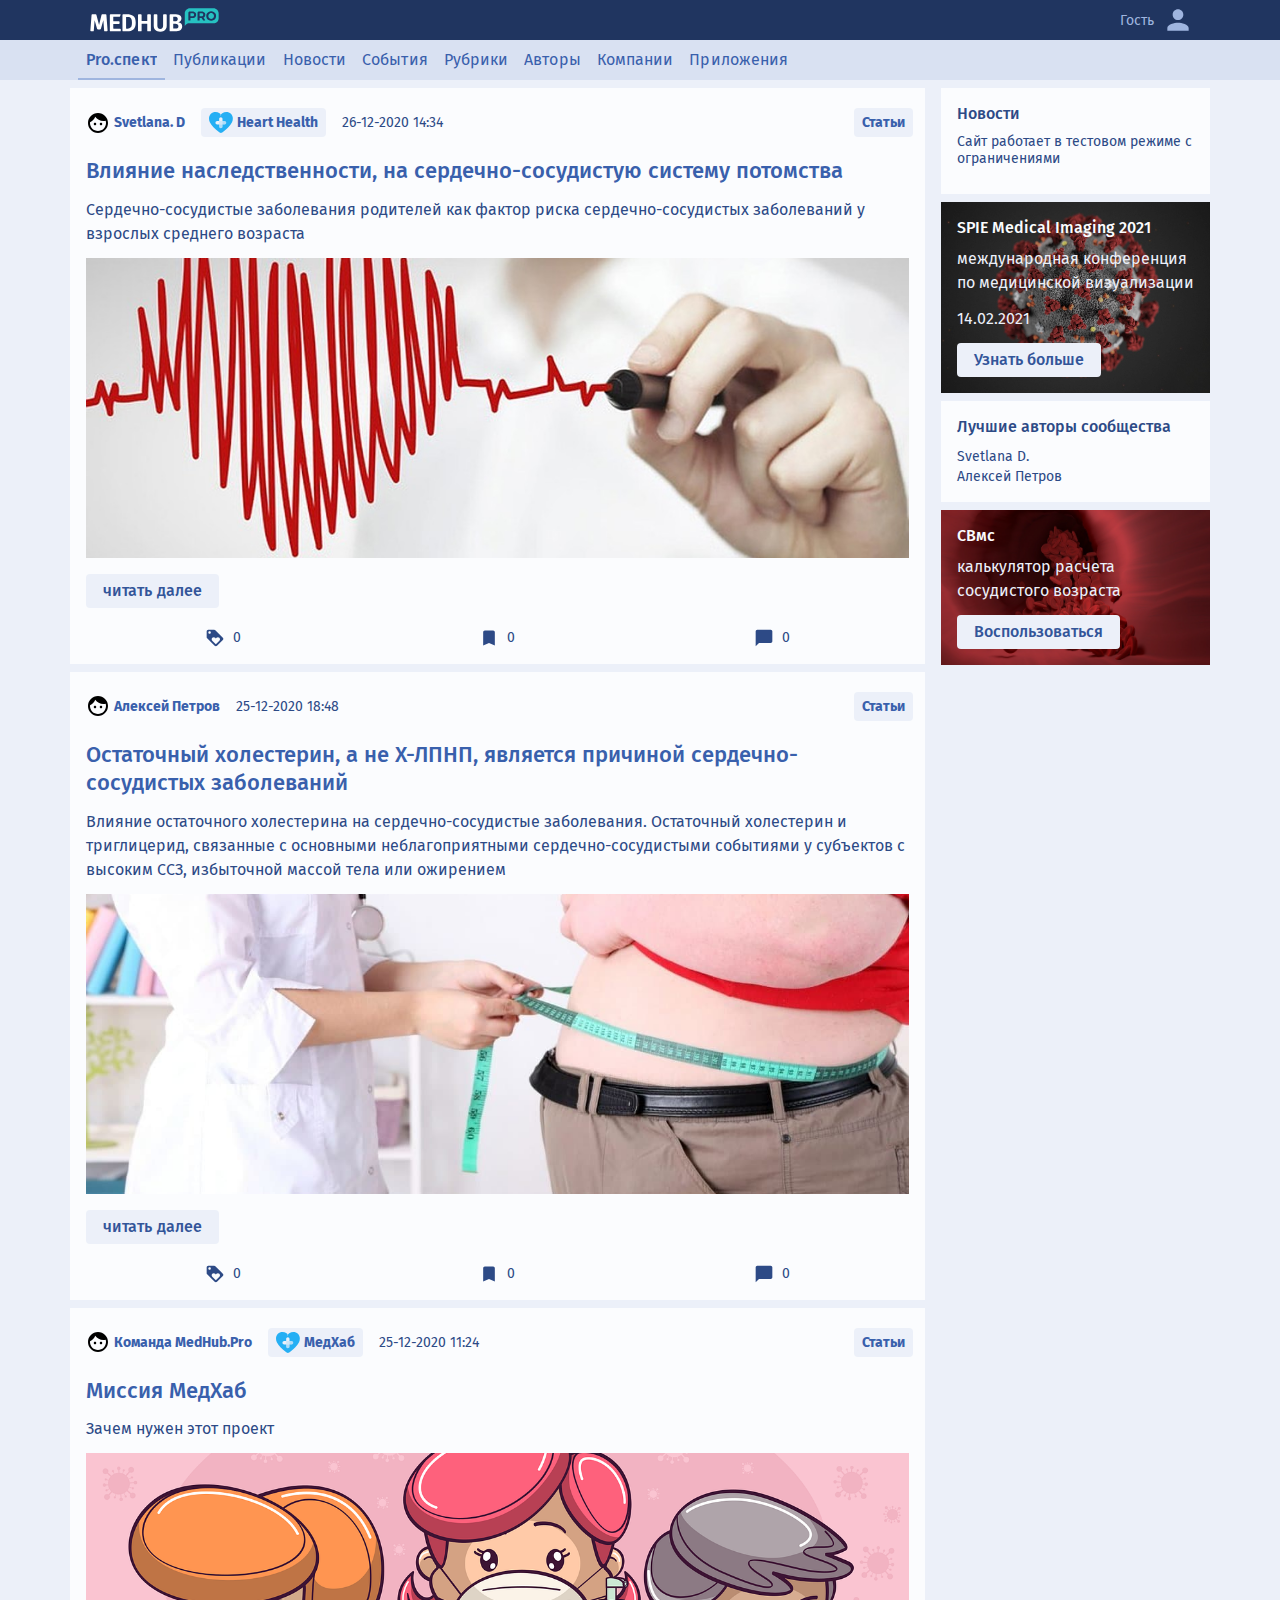
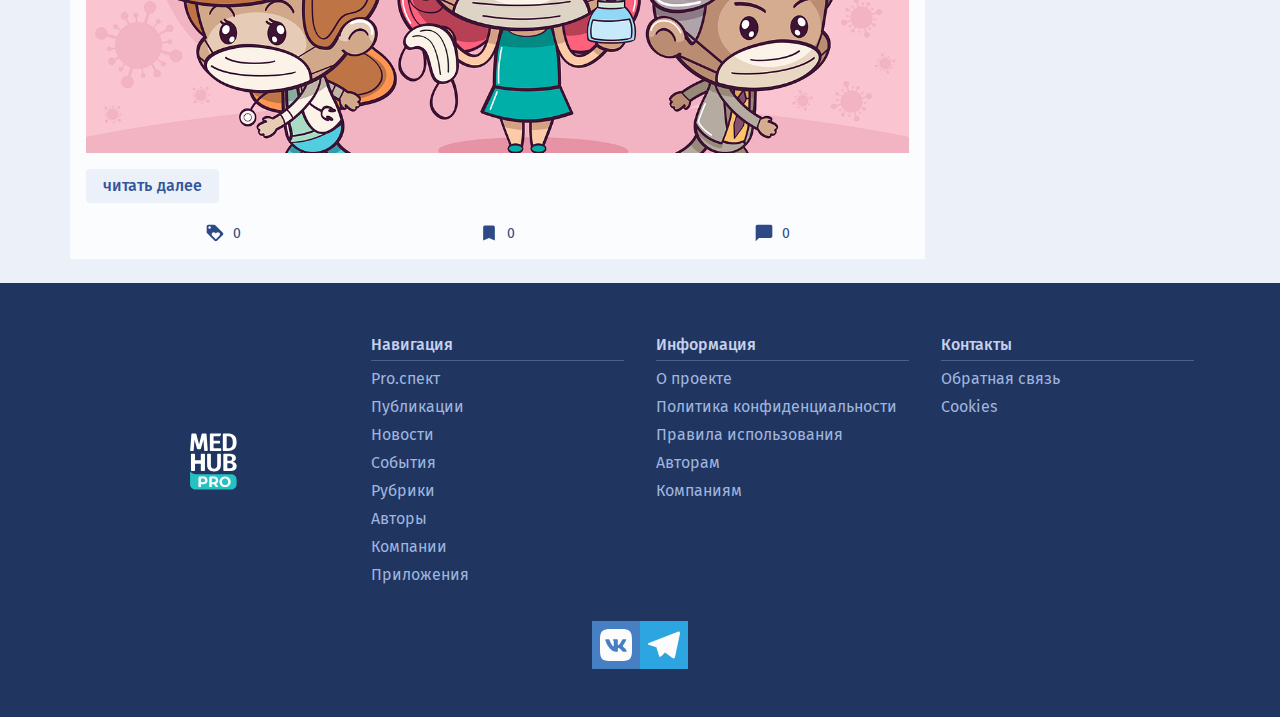
<file: index.html>
<!DOCTYPE html>
<html lang="ru">

<head>
    <!--*TITLE*-->
    <title>МедХаб</title>

    <!--*META*-->
    <meta charset="utf-8">
    <meta name="viewport" content="width=device-width, initial-scale=1, shrink-to-fit=no">
    <meta name="description" content="Социальное СМИ о медицине МедХаб">
    <meta name="Keywords" content="medhub, медхаб, медицинский портал, статьи, про медицину, по медицине, med, hub, медицинские, перевод, новости медицины" />
    <meta name="author" content="Medhub Team" />
    <meta name="copyright" content="Medhub" />

    <!--Помогаем Google определить месторасположение, а так же другую контактную информацию.-->
    <meta property="business:contact_data:email" content="info@medhub.pro" />
    <meta property="business:contact_data:website" content="https://medhub.pro/" />

    <!--Open Graph-->
    <meta name="og:title" content="MEDHUB" />
    <meta name="og:type" content="website" />
    <meta name="og:url" content="https://medhub.pro/" />
    <meta name="og:site_name" content="MEDHUB" />
    <meta name="og:description" content="Социальное СМИ о медицине МедХаб" />

    <meta name="og:email" content="info@medhub.pro" />

    <meta property="og:image" content="https://medhub.pro/img/social-image.png" /><!-- .svg, .png, .jpg, .WebP -->
    <meta property="og:image:type" content="image/png" /><!-- *MIME TYPE* "image/svg+xml", "image/png", "image/jpeg", "image/webp" -->

    <!--Twitter-->
    <meta name="twitter:card" content="summary_large_image">
    <meta name="twitter:title" content="MEDHUB">
    <meta name="twitter:description" content="Социальное СМИ о медицине МедХаб">
    <meta name="twitter:site" content="https://medhub.pro/">
    <meta name="twitter:image" content="https://medhub.pro/img/social-image.png">

    <!--*FAVICON*-->
    <link rel="shortcut icon" href="/img/favicon.png"><!-- .ico, .png, .svg, .WebP -->


    <!--*CASCADING STYLE SHEETS (CSS)*-->

    <!--UIkit CSS-->
    <link rel="stylesheet" href="/libs/UIkit/uikit.min.css">

    <!--AnimateCSS-->
    <link href="/libs/Animate-CSS/animate.min.css" rel="stylesheet">

    <!--colours-->
    <link href="/css/colours.css" rel="stylesheet">

    <!--main custom CSS-->
    <link href="/css/main.css" rel="stylesheet">


    <!--*JAVA SCRIPT (JS)*-->

    <!--VUEjs-->
    <script src="/libs/Vue/vue.min.js"></script>

    <!--AXIOS-->
    <script src="/libs/axios/axios.min.js"></script>

    <!--UIkit JS-->
    <script src="/libs/UIkit/uikit.min.js"></script>

    <!--Vue Toast Notification-->
    <script src="/libs/VueToastNotification/vue-toast-notification.js"></script>
    <link rel="stylesheet" href="/libs/VueToastNotification/theme-sugar.css">


    <!--*ICONS*-->
    <!--*UIkit Icons JS*-->
    <script src="/libs/UIkit/uikit-icons.min.js"></script>
    <script>
        (function(m,e,t,r,i,k,a){m[i]=m[i]||function(){(m[i].a=m[i].a||[]).push(arguments)};
            m[i].l=1*new Date();k=e.createElement(t),a=e.getElementsByTagName(t)[0],k.async=1,k.src=r,a.parentNode.insertBefore(k,a)})
        (window, document, "script", "https://mc.yandex.ru/metrika/tag.js", "ym");

        ym(70716103, "init", {
            clickmap:true,
            trackLinks:true,
            accurateTrackBounce:true
        });
    </script>
</head>

<body>
  <div class="site" id="app">
    <header class="site-header" id="top">
    <section class="site-header_mainbar">
      <div class="site-header_main u-container">


        <div class="o-burger_component">
          <button class="o-burger_btn" uk-toggle="target: #o-burger-slide">
            <svg class="e-icon--burger-menu" data-icon-color="light" data-icon-hover="light" xmlns="http://www.w3.org/2000/svg" width="32" height="32" viewBox="0 0 48 48">
              <title>Navigation Menu</title>
              <use xlink:href="/img/icons/ic_menu.svg#icon-menu"></use>
            </svg>
          </button>

          <div id="o-burger-slide" class="o-burger_content" uk-offcanvas="overlay: true">
            <div class="o-burger_menu uk-offcanvas-bar mdl-shadow--2dp">
              <button class="o-burger_menu-close uk-offcanvas-close" type="button" uk-close></button>
              <h3 class="o-burger_menu-title">Навигация</h3>
              <nav class="o-burger_nav">
                <a href="/" class="o-burger_menu-item">Pro.спект</a>
                <a href="/" class="o-burger_menu-item">Публикации</a>
                <a href="/" class="o-burger_menu-item">Новости</a>
                <a href="/" class="o-burger_menu-item">События</a>
                <a href="/" class="o-burger_menu-item">Рубрики</a>
                <a href="/" class="o-burger_menu-item">Авторы</a>
                <a href="/" class="o-burger_menu-item">Компании</a>
                <a href="/" class="o-burger_menu-item">Приложения</a>
              </nav>
            </div>
          </div>

        </div>


        <a href="/" class="site-header_logo wr-img">
          <img class="site-header_logo-pic" src="/img/logo-main-w_medhub.svg" height="32" alt="логотип Medhub.Pro">
        </a>

        <a href="/" class="site-header_profile-link" data-icon-color="light" data-icon-hover="light" uk-tooltip="регистрация будет доступна чуть позже">
          <span class="site-header_profile-label e-text--md">
            Гость
          </span>
          <span class="mod-p-0">
            <svg class="e-icon" xmlns="http://www.w3.org/2000/svg" width="32" height="32" viewBox="0 0 48 48">
              <path d="M24 24c4.42 0 8-3.59 8-8 0-4.42-3.58-8-8-8s-8 3.58-8 8c0 4.41 3.58 8 8 8zm0 4c-5.33 0-16 2.67-16 8v4h32v-4c0-5.33-10.67-8-16-8z" />
            </svg>
          </span>
        </a>

      </div>
    </section>

    <section class="site-header_navbar">
      <div class="site-header_nav u-container">
        <nav class="site-header_menu wr-links" aria-labelledby="site nav">
          <a href="/" class="site-header_link active c-btn--main">
            <span class="e-text">Pro.спект</span>
          </a>
          <a href="/" class="site-header_link c-btn--main">
            <span class="e-text">Публикации</span>
          </a>
          <a href="/" class="site-header_link c-btn--main">
            <span class="e-text">Новости</span>
          </a>
          <a href="/" class="site-header_link c-btn--main">
            <span class="e-text">События</span>
          </a>
          <a href="/" class="site-header_link c-btn--main">
            <span class="e-text">Рубрики</span>
          </a>
          <a href="/" class="site-header_link c-btn--main">
            <span class="e-text">Авторы</span>
          </a>
          <a href="/" class="site-header_link c-btn--main">
            <span class="e-text">Компании</span>
          </a>
          <a href="/" class="site-header_link c-btn--main">
            <span class="e-text">Приложения</span>
          </a>
        </nav>
      </div>
    </section>

  </header>
    <main class="site-body">
      <div class="page">
        <div class="page-body u-container">
          <div class="page-content">
            <div class="page-content_list">
              <article class="o-article">
                <div class="o-article_header e-text--md">
                  <div class="o-article_header-content">
                    <div class="o-article_meta">
                      <a href="/post/3/" class="o-article_meta-item c-btn--main e-text--bold">
                        <img src="/img/icons/ic_face.svg" alt="userpic" class="e-img--btn-pic" height="24" width="24">
                        <span class="o-article_author-name">Svetlana. D</span>
                      </a>
                      <a href="/post/3/" class="o-article_meta-item o-article_company-name c-btn--main e-text--bold">
                        <img src="/media/companies/Heart Health/Header-Logo.svg" alt="company-author logo" class="o-article_company-picto e-img--btn-pic" height="24" width="24">
                        <span class="o-article_company-label">Heart Health</span>
                      </a>
                      <time class="o-article_meta-item o-article_time-pub tg-base--strong" datetime="2020-12-26 14:34:16.0">26-12-2020 14:34</time>
                                    </div>
                                    <a href="/"
                                       class="o-article_category o-article_meta-item  c-btn--main e-text--bold">
                                        <span class="o-article_category-label">Статьи</span>
                                    </a>
                                </div>
                            </div>
                            <div class="o-article_body">
                                <h2 class="o-article_title e-h3">
                                    <a href="/post/3/" class="c-btn--main">Влияние наследственности, на сердечно-сосудистую систему потомства</a>
                                </h2>
                                <p class="o-article_desc tg-base--strong">Сердечно-сосудистые заболевания родителей как фактор риска сердечно-сосудистых заболеваний у взрослых среднего возраста</p>
                                <div class="o-article_hero">
                                    <img class="o-article_img" src="/media/posts/3/inx_66.jpg" alt="">
                                </div>
                                <a href="/post/3/" class="o-article_link">
                                    <span class="e-text">читать далее</span>
                                </a>
                            </div>
                            <div class="o-article_footer">
                                <div class="o-article_stats">
              <span class="o-article_stats-item" data-article-stats="rating-icon"
                    uk-tooltip="Повышение рейтинга доступно только для зарегистрированных пользователей">
                <svg class="o-article_stats-icon e-icon--rating" height="20" width="20" viewBox="0 0 48 48">
                  <use xlink:href="/img/icons/ic_loyalty.svg#icon-rating"></use>
                </svg>
                <small class="o-article_stats-value tg-base--strong" data-article-stats="rating-value">
                  0
                </small>
              </span>
                                    <span class="o-article_stats-item" data-article-stats="bookmark-icon"
                                          uk-tooltip="Добавление в закладки доступно только для зарегистрированных пользователей">
                <svg class="o-article_stats-icon e-icon--bookmark" height="20" width="20" viewBox="0 0 48 48">
                  <use xlink:href="/img/icons/ic_bookmark.svg#icon-bookmark"></use>
                </svg>
                <small class="o-article_stats-value tg-base--strong" data-article-stats="bookmark-value">
                  0
                </small>
              </span>
                                    <span class="o-article_stats-item" data-article-stats="comments-icon">
                <svg class="o-article_stats-icon e-icon--comments" height="20" width="20" viewBox="0 0 48 48">
                  <use xlink:href="/img/icons/ic_chat_bubble.svg#icon-comments"></use>
                </svg>
                <small class="o-article_stats-value tg-base--strong" data-article-stats="comments-value">
                  0
                </small>
              </span>
                                </div>
                            </div>
                        </article>
              <article class="o-article">
                <div class="o-article_header e-text--md">
                  <div class="o-article_header-content">
                    <div class="o-article_meta">
                      <a href="/post/2/" class="o-article_meta-item c-btn--main e-text--bold">
                        <img src="/img/icons/ic_face.svg" alt="userpic" class="e-img--btn-pic" height="24" width="24">
                        <span class="o-article_author-name">Алексей Петров</span>
                      </a>
                      
                      <time class="o-article_meta-item o-article_time-pub tg-base--strong" datetime="2020-12-25 18:48:00.0">25-12-2020 18:48</time>
                                    </div>
                                    <a href="/"
                                       class="o-article_category o-article_meta-item  c-btn--main e-text--bold">
                                        <span class="o-article_category-label">Статьи</span>
                                    </a>
                                </div>
                            </div>
                            <div class="o-article_body">
                                <h2 class="o-article_title e-h3">
                                    <a href="/post/2/" class="c-btn--main">Остаточный холестерин, а не Х-ЛПНП, является причиной сердечно-сосудистых заболеваний</a>
                                </h2>
                                <p class="o-article_desc tg-base--strong">Влияние остаточного холестерина на сердечно-сосудистые заболевания. Остаточный холестерин и триглицерид, связанные с основными неблагоприятными сердечно-сосудистыми событиями у субъектов с высоким ССЗ, избыточной массой тела или ожирением</p>
                                <div class="o-article_hero">
                                    <img class="o-article_img" src="/media/posts/2/ostatochniy-holesterin.jpg" alt="">
                                </div>
                                <a href="/post/2/" class="o-article_link">
                                    <span class="e-text">читать далее</span>
                                </a>
                            </div>
                            <div class="o-article_footer">
                                <div class="o-article_stats">
              <span class="o-article_stats-item" data-article-stats="rating-icon"
                    uk-tooltip="Повышение рейтинга доступно только для зарегистрированных пользователей">
                <svg class="o-article_stats-icon e-icon--rating" height="20" width="20" viewBox="0 0 48 48">
                  <use xlink:href="/img/icons/ic_loyalty.svg#icon-rating"></use>
                </svg>
                <small class="o-article_stats-value tg-base--strong" data-article-stats="rating-value">
                  0
                </small>
              </span>
                                    <span class="o-article_stats-item" data-article-stats="bookmark-icon"
                                          uk-tooltip="Добавление в закладки доступно только для зарегистрированных пользователей">
                <svg class="o-article_stats-icon e-icon--bookmark" height="20" width="20" viewBox="0 0 48 48">
                  <use xlink:href="/img/icons/ic_bookmark.svg#icon-bookmark"></use>
                </svg>
                <small class="o-article_stats-value tg-base--strong" data-article-stats="bookmark-value">
                  0
                </small>
              </span>
                                    <span class="o-article_stats-item" data-article-stats="comments-icon">
                <svg class="o-article_stats-icon e-icon--comments" height="20" width="20" viewBox="0 0 48 48">
                  <use xlink:href="/img/icons/ic_chat_bubble.svg#icon-comments"></use>
                </svg>
                <small class="o-article_stats-value tg-base--strong" data-article-stats="comments-value">
                  0
                </small>
              </span>
                                </div>
                            </div>
                        </article>
              <article class="o-article">
                <div class="o-article_header e-text--md">
                  <div class="o-article_header-content">
                    <div class="o-article_meta">
                      <a href="/post/1/" class="o-article_meta-item c-btn--main e-text--bold">
                        <img src="/img/icons/ic_face.svg" alt="userpic" class="e-img--btn-pic" height="24" width="24">
                        <span class="o-article_author-name">Команда MedHub.Pro</span>
                      </a>
                      <a href="/post/1/" class="o-article_meta-item o-article_company-name c-btn--main e-text--bold">
                        <img src="/media/companies/Heart Health/Header-Logo.svg" alt="company-author logo" class="o-article_company-picto e-img--btn-pic" height="24" width="24">
                        <span class="o-article_company-label">МедХаб</span>
                      </a>
                      <time class="o-article_meta-item o-article_time-pub tg-base--strong" datetime="2020-12-25 11:24:12.0">25-12-2020 11:24</time>
                                    </div>
                                    <a href="/"
                                       class="o-article_category o-article_meta-item  c-btn--main e-text--bold">
                                        <span class="o-article_category-label">Статьи</span>
                                    </a>
                                </div>
                            </div>
                            <div class="o-article_body">
                                <h2 class="o-article_title e-h3">
                                    <a href="/post/1/" class="c-btn--main">Миссия МедХаб</a>
                                </h2>
                                <p class="o-article_desc tg-base--strong">Зачем нужен этот проект</p>
                                <div class="o-article_hero">
                                    <img class="o-article_img" src="/media/posts/1/5306374.png" alt="">
                                </div>
                                <a href="/post/1/" class="o-article_link">
                                    <span class="e-text">читать далее</span>
                                </a>
                            </div>
                            <div class="o-article_footer">
                                <div class="o-article_stats">
              <span class="o-article_stats-item" data-article-stats="rating-icon"
                    uk-tooltip="Повышение рейтинга доступно только для зарегистрированных пользователей">
                <svg class="o-article_stats-icon e-icon--rating" height="20" width="20" viewBox="0 0 48 48">
                  <use xlink:href="/img/icons/ic_loyalty.svg#icon-rating"></use>
                </svg>
                <small class="o-article_stats-value tg-base--strong" data-article-stats="rating-value">
                  0
                </small>
              </span>
                                    <span class="o-article_stats-item" data-article-stats="bookmark-icon"
                                          uk-tooltip="Добавление в закладки доступно только для зарегистрированных пользователей">
                <svg class="o-article_stats-icon e-icon--bookmark" height="20" width="20" viewBox="0 0 48 48">
                  <use xlink:href="/img/icons/ic_bookmark.svg#icon-bookmark"></use>
                </svg>
                <small class="o-article_stats-value tg-base--strong" data-article-stats="bookmark-value">
                  0
                </small>
              </span>
                                    <span class="o-article_stats-item" data-article-stats="comments-icon">
                <svg class="o-article_stats-icon e-icon--comments" height="20" width="20" viewBox="0 0 48 48">
                  <use xlink:href="/img/icons/ic_chat_bubble.svg#icon-comments"></use>
                </svg>
                <small class="o-article_stats-value tg-base--strong" data-article-stats="comments-value">
                  0
                </small>
              </span>
                                </div>
                            </div>
                        </article>
                    </div>
                </div>
                <aside class="page-infobar">
    <div class="page-infobar_content" uk-sticky="bottom: #offset; bottom: true; offset: 8;">

        <div class="o-info-card">
            <div class="o-info-card_content">
                <h2 class="o-info-card_title e-h4">Новости</h2>
                <ul class="c-list">
                    <li class="c-list_item">
                        <a href="#" class="c-list_link">
                            <p class="tg-base--strong e-text--md">
                                Сайт работает в тестовом режиме с ограничениями
                            </p>
                        </a>
                    </li>
                </ul>
            </div>
        </div>

        <div class="o-info-card">
            <div class="o-info-card_cover">
                <img class="o-info-card_event-bg" src="/media/events/crownvir.jpeg" alt="изображение мероприятия">
                <div class="o-info-card_bg-color"></div>
            </div>
            <div class="o-info-card_content o-info-card--event">
                <div class="o-info-card_header">
                    <h2 class="o-info-card_title e-h4">
                        SPIE Medical Imaging 2021
                    </h2>
                </div>
                <div class="o-info-card_body">
                    <p class="o-info-card_desc">
                        международная конференция по медицинской визуализации
                    </p>
                    <p class="0-info-card_event-time">
                        14.02.2021
                    </p>
                    <a href="https://spie.org/conferences-and-exhibitions/medical-imaging" class="o-info-card_link" target="_blank">Узнать больше</a>
                </div>
                <div class="wtg-card_footer">
                </div>
            </div>
        </div>

        <div class="o-info-card">
            <div class="o-info-card_content">
                <h2 class="o-info-card_title e-h4 tg-base--strong">
                    Лучшие авторы сообщества
                </h2>
                <ul class="c-list">
                    <li class="c-list_item">
                        <a href="#" class="c-list_link">
                        <span class="tg-base--strong e-text--md mod-mb-0">
                          Svetlana D.
                        </span>
                        </a>
                    </li>
                    <li class="c-list_item">
                        <a href="#" class="c-list_link">
                        <span class="tg-base--strong e-text--md mod-mb-0">
                          Алексей Петров
                        </span>
                        </a>
                    </li>
                </ul>
            </div>
        </div>

        <div class="o-info-card">
            <div class="o-info-card_cover">
                <img class="o-info-card_event-bg" src="/media/apps/evams.jpg" alt="изображение приложения">
                <div class="o-info-card_bg-color"></div>
            </div>
            <div class="o-info-card_content o-info-card--event">
                <div class="o-info-card_header">
                    <h2 class="o-info-card_title e-h4">
                        СВмс
                    </h2>
                </div>
                <div class="o-info-card_body">
                    <p class="o-info-card_desc">
                        калькулятор расчета сосудистого возраста
                    </p>
                    <p class="0-info-card_event-time">
                    </p>
                    <a href="https://apps.medhub.pro/evams" class="o-info-card_link">Воспользоваться</a>
                </div>
                <div class="wtg-card_footer">
                </div>
            </div>
        </div>

    </div>
</aside>
            </div>
        </div>
    </main>
    <footer class="site-footer">

    <div class="site-footer_content u-container">

      <div class="site-footer_mainbar">
        <section class="site-footer_item">
          <a class="site-footer_logo" href="/">
            <img src="/img/logo-mini-w_medhub.svg" alt="medhub-logo-mini" class="e-logo--mini" height="64" width="64">
          </a>
        </section>
        <section class="site-footer_item">
          <h2 class="site-footer_title e-h5 tg-base--weak">
            Навигация
          </h2>
          <nav class="site-footer_menu">
            <a href="/" class="site-footer_link c-btn--main-rev">
              Pro.спект
            </a>
            <a href="/" class="site-footer_link c-btn--main-rev">
              Публикации
            </a>
            <a href="/" class="site-footer_link c-btn--main-rev">
              Новости
            </a>
            <a href="/" class="site-footer_link c-btn--main-rev">
              События
            </a>
            <a href="/" class="site-footer_link c-btn--main-rev">
              Рубрики
            </a>
            <a href="/" class="site-footer_link c-btn--main-rev">
              Авторы
            </a>
            <a href="/" class="site-footer_link c-btn--main-rev">
              Компании
            </a>
            <a href="/" class="site-footer_link c-btn--main-rev">
              Приложения
            </a>
          </nav>
        </section>

        <section class="site-footer_item">
          <h2 class="site-footer_title e-h5 tg-base--weak">
            Информация
          </h2>
          <nav class="site-footer_menu">
            <a href="/about" class="site-footer_link c-btn--main-rev">
              О проекте
            </a>
            <a href="/fz152" class="site-footer_link c-btn--main-rev">
              Политика конфиденциальности
            </a>
            <a href="/agreement" class="site-footer_link c-btn--main-rev">
              Правила использования
            </a>
            <a href="/for-authors" class="site-footer_link c-btn--main-rev">
              Авторам
            </a>
            <a href="/for-companies" class="site-footer_link c-btn--main-rev">
              Компаниям
            </a>
          </nav>
        </section>

        <section class="site-footer_item">
          <h2 class="site-footer_title e-h5 tg-base--weak">
            Контакты
          </h2>
          <nav class="site-footer_menu">
            <a href="mailto:feedback@medhub.pro" class="site-footer_link c-btn--main-rev" target="_blank">
              Обратная связь
            </a>
              <a href="#modal-cookies" class="site-footer_link c-btn--main-rev" uk-toggle>
                Cookies
              </a>
          </nav>
        </section>
      </div>

      <div class="site-footer_social">
        <a href="https://vk.com/medhubpro" class="site-footer_social-link" target="_blank">
          <div class="e-icon--vk">
            <svg id="icon-fb" role="img" height="32" width="32" viewBox="0 0 24 24" xmlns="http://www.w3.org/2000/svg">
              <title>VK</title>
              <use xlink:href="/img/icons/vk.svg#icon-vk"></use>
            </svg>
          </div>
        </a>
        <a href="https://t.me/medhub_channel" class="site-footer_social-link" target="_blank">
          <div class="e-icon--tg">
            <svg id="icon-tg" role="img" height="32" width="32" viewBox="0 0 24 24" xmlns="http://www.w3.org/2000/svg">
              <title>Telegram</title>
              <use xlink:href="/img/icons/telegram.svg#icon-tg"></use>
            </svg>
          </div>
        </a>
      </div>

    </div><!-- /site-footer_content -->

  </footer>
    <div id="modal-cookies" class="uk-flex-top" uk-modal="bg-close: false">
      <div class="uk-modal-dialog uk-modal-body uk-margin-auto-vertical uk-border-rounded bg-base--strong">
        <button class="uk-modal-close-default tg-base--weak-h" type="button" uk-close></button>
        <h2 class="c-modal_title e-text tg-base--weak">
          Мы используем cookies, что-бы сайт функционировал для Вас полностью.
        </h2>
        <button class="c-btn c-btn--flat-base uk-modal-close">понятно</button>
      </div>
    </div>
</div>
<script>
    Vue.use(VueToast, {
        position: 'top'
    });
</script>
<script async src="/js/app.js"></script>
<script async src="/js/main.js"></script>
</body>
</html>
</file>
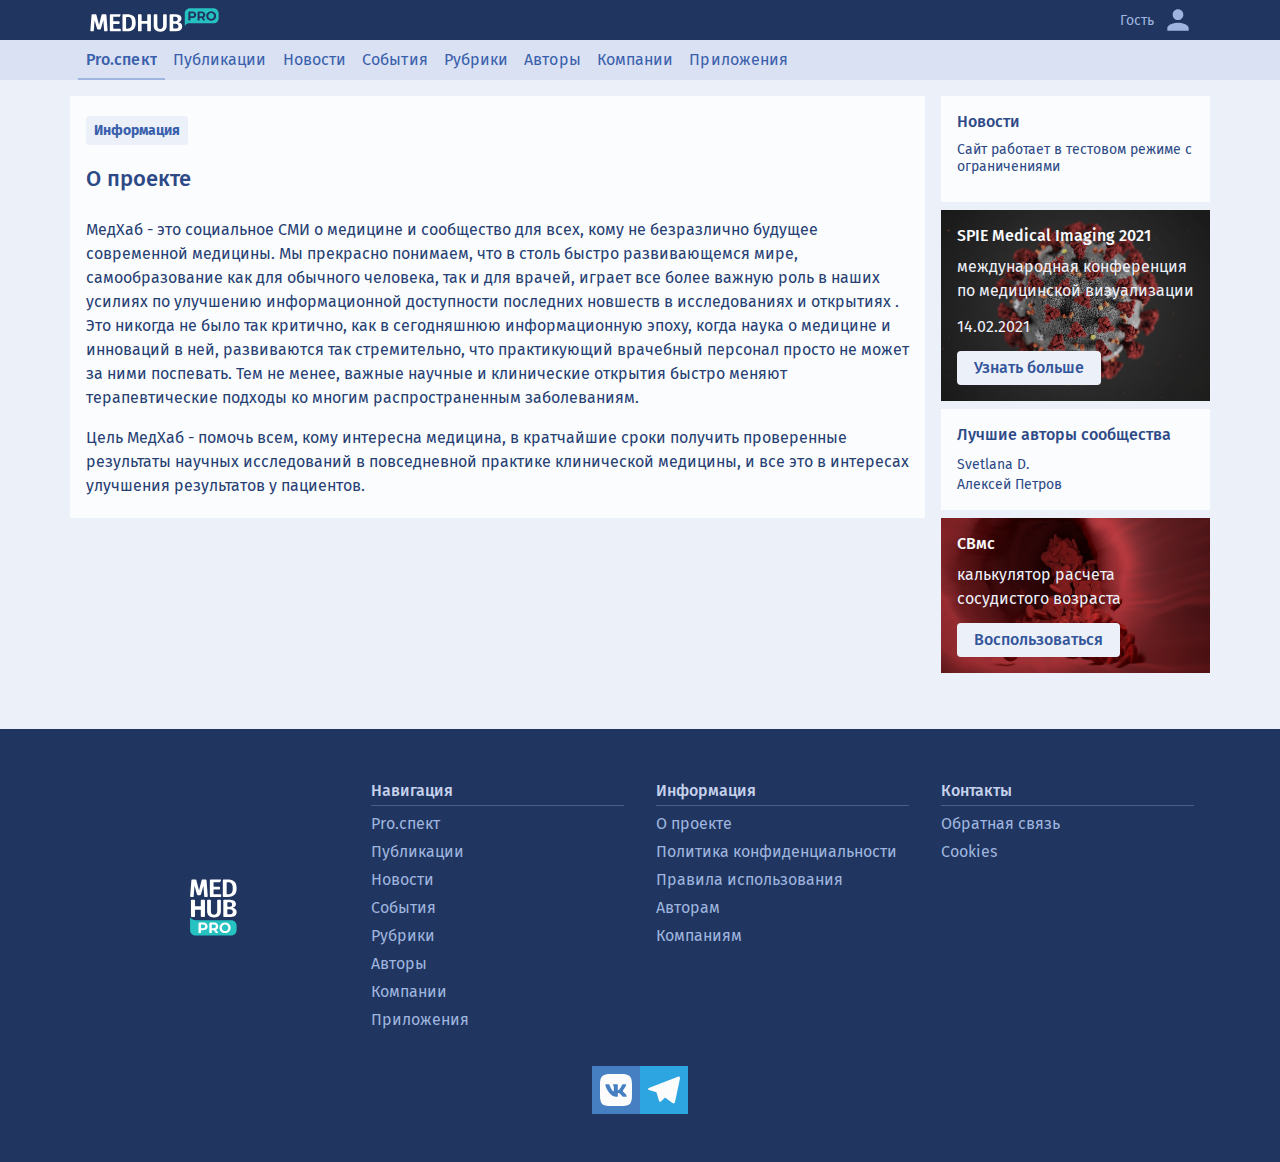
<file: about/index.html>
<!DOCTYPE html>
<html lang="ru">

<head>
    <!--*TITLE*-->
    <title>МедХаб | О нас</title>

    <!--*META*-->
    <meta charset="utf-8">
    <meta name="viewport" content="width=device-width, initial-scale=1, shrink-to-fit=no">
    <meta name="description" content="Социальное СМИ о медицине МедХаб">
    <meta name="Keywords" content="medhub, медхаб, медицинский портал, статьи, про медицину, по медицине, med, hub, медицинские, перевод, новости медицины" />
    <meta name="author" content="Medhub Team" />
    <meta name="copyright" content="Medhub" />

    <!--Помогаем Google определить месторасположение, а так же другую контактную информацию.-->
    <meta property="business:contact_data:email" content="info@medhub.pro" />
    <meta property="business:contact_data:website" content="https://medhub.pro/" />

    <!--Open Graph-->
    <meta name="og:title" content="MEDHUB" />
    <meta name="og:type" content="website" />
    <meta name="og:url" content="https://medhub.pro/" />
    <meta name="og:site_name" content="MEDHUB" />
    <meta name="og:description" content="Социальное СМИ о медицине МедХаб" />

    <meta name="og:email" content="info@medhub.pro" />

    <meta property="og:image" content="https://medhub.pro/img/social-image.png" /><!-- .svg, .png, .jpg, .WebP -->
    <meta property="og:image:type" content="image/png" /><!-- *MIME TYPE* "image/svg+xml", "image/png", "image/jpeg", "image/webp" -->

    <!--Twitter-->
    <meta name="twitter:card" content="summary_large_image">
    <meta name="twitter:title" content="MEDHUB">
    <meta name="twitter:description" content="Социальное СМИ о медицине МедХаб">
    <meta name="twitter:site" content="https://medhub.pro/">
    <meta name="twitter:image" content="https://medhub.pro/img/social-image.png">

    <!--*FAVICON*-->
    <link rel="shortcut icon" href="/img/favicon.png"><!-- .ico, .png, .svg, .WebP -->


    <!--*CASCADING STYLE SHEETS (CSS)*-->

    <!--UIkit CSS-->
    <link rel="stylesheet" href="/libs/UIkit/uikit.min.css">

    <!--AnimateCSS-->
    <link href="/libs/Animate-CSS/animate.min.css" rel="stylesheet">

    <!--colours-->
    <link href="/css/colours.css" rel="stylesheet">

    <!--main custom CSS-->
    <link href="/css/main.css" rel="stylesheet">


    <!--*JAVA SCRIPT (JS)*-->

    <!--VUEjs-->
    <script src="/libs/Vue/vue.min.js"></script>

    <!--AXIOS-->
    <script src="/libs/axios/axios.min.js"></script>

    <!--UIkit JS-->
    <script src="/libs/UIkit/uikit.min.js"></script>

    <!--Vue Toast Notification-->
    <script src="/libs/VueToastNotification/vue-toast-notification.js"></script>
    <link rel="stylesheet" href="/libs/VueToastNotification/theme-sugar.css">


    <!--*ICONS*-->
    <!--*UIkit Icons JS*-->
    <script src="/libs/UIkit/uikit-icons.min.js"></script>
    <script>
        (function(m,e,t,r,i,k,a){m[i]=m[i]||function(){(m[i].a=m[i].a||[]).push(arguments)};
            m[i].l=1*new Date();k=e.createElement(t),a=e.getElementsByTagName(t)[0],k.async=1,k.src=r,a.parentNode.insertBefore(k,a)})
        (window, document, "script", "https://mc.yandex.ru/metrika/tag.js", "ym");

        ym(70716103, "init", {
            clickmap:true,
            trackLinks:true,
            accurateTrackBounce:true
        });
    </script>
</head>
<body>
<div class="site" id="app">
    <header class="site-header" id="top">
    <section class="site-header_mainbar">
      <div class="site-header_main u-container">


        <div class="o-burger_component">
          <button class="o-burger_btn" uk-toggle="target: #o-burger-slide">
            <svg class="e-icon--burger-menu" data-icon-color="light" data-icon-hover="light" xmlns="http://www.w3.org/2000/svg" width="32" height="32" viewBox="0 0 48 48">
              <title>Navigation Menu</title>
              <use xlink:href="/img/icons/ic_menu.svg#icon-menu"></use>
            </svg>
          </button>

          <div id="o-burger-slide" class="o-burger_content" uk-offcanvas="overlay: true">
            <div class="o-burger_menu uk-offcanvas-bar mdl-shadow--2dp">
              <button class="o-burger_menu-close uk-offcanvas-close" type="button" uk-close></button>
              <h3 class="o-burger_menu-title">Навигация</h3>
              <nav class="o-burger_nav">
                <a href="/" class="o-burger_menu-item">Pro.спект</a>
                <a href="/" class="o-burger_menu-item">Публикации</a>
                <a href="/" class="o-burger_menu-item">Новости</a>
                <a href="/" class="o-burger_menu-item">События</a>
                <a href="/" class="o-burger_menu-item">Рубрики</a>
                <a href="/" class="o-burger_menu-item">Авторы</a>
                <a href="/" class="o-burger_menu-item">Компании</a>
                <a href="/" class="o-burger_menu-item">Приложения</a>
              </nav>
            </div>
          </div>

        </div>


        <a href="/" class="site-header_logo wr-img">
          <img class="site-header_logo-pic" src="/img/logo-main-w_medhub.svg" height="32" alt="логотип Medhub.Pro">
        </a>

        <a href="/" class="site-header_profile-link" data-icon-color="light" data-icon-hover="light" uk-tooltip="регистрация будет доступна чуть позже">
          <span class="site-header_profile-label e-text--md">
            Гость
          </span>
          <span class="mod-p-0">
            <svg class="e-icon" xmlns="http://www.w3.org/2000/svg" width="32" height="32" viewBox="0 0 48 48">
              <path d="M24 24c4.42 0 8-3.59 8-8 0-4.42-3.58-8-8-8s-8 3.58-8 8c0 4.41 3.58 8 8 8zm0 4c-5.33 0-16 2.67-16 8v4h32v-4c0-5.33-10.67-8-16-8z" />
            </svg>
          </span>
        </a>

      </div>
    </section>

    <section class="site-header_navbar">
      <div class="site-header_nav u-container">
        <nav class="site-header_menu wr-links" aria-labelledby="site nav">
          <a href="/" class="site-header_link active c-btn--main">
            <span class="e-text">Pro.спект</span>
          </a>
          <a href="/" class="site-header_link c-btn--main">
            <span class="e-text">Публикации</span>
          </a>
          <a href="/" class="site-header_link c-btn--main">
            <span class="e-text">Новости</span>
          </a>
          <a href="/" class="site-header_link c-btn--main">
            <span class="e-text">События</span>
          </a>
          <a href="/" class="site-header_link c-btn--main">
            <span class="e-text">Рубрики</span>
          </a>
          <a href="/" class="site-header_link c-btn--main">
            <span class="e-text">Авторы</span>
          </a>
          <a href="/" class="site-header_link c-btn--main">
            <span class="e-text">Компании</span>
          </a>
          <a href="/" class="site-header_link c-btn--main">
            <span class="e-text">Приложения</span>
          </a>
        </nav>
      </div>
    </section>

  </header>
    <main class="site-body">


        <div class="page">

            <header class="page-header">

            </header>
            <!--/.page-header-->

            <div class="page-body u-container">

                <div class="page-content">

                    <div class="page-content_list">

                        <article class="o-article">

                            <div class="o-article_header e-text--md">

                                <div class="o-article_header-content">


                                    <a href="#"
                                       class="o-article_category o-article_meta-item  c-btn--main e-text--bold">
                                        <span class="o-article_category-label">Информация</span>
                                    </a>
                                </div>

                            </div>
                            <div class="o-article_body">
                                <h2 class="o-article_title e-h3 tg-base--strong">
                                    О проекте
                                </h2>

                                <p class="o-article_desc tg-base--strong">

                                </p>

                                <div class="o-article_content">
                                    <p>
                                        МедХаб - это социальное СМИ о медицине и сообщество для всех, кому не
                                        безразлично будущее современной медицины. Мы прекрасно понимаем, что в столь
                                        быстро развивающемся мире, самообразование как для обычного человека, так и для
                                        врачей, играет все более важную роль в наших усилиях по улучшению информационной
                                        доступности последних новшеств в исследованиях и открытиях . Это никогда не было
                                        так критично, как в сегодняшнюю информационную эпоху, когда наука о медицине и
                                        инноваций в ней, развиваются так стремительно, что практикующий врачебный
                                        персонал просто не может за ними поспевать. Тем не менее, важные научные и
                                        клинические открытия быстро меняют терапевтические подходы ко многим
                                        распространенным заболеваниям.
                                    </p>
                                    <p>
                                        Цель МедХаб - помочь всем, кому интересна медицина, в кратчайшие сроки получить
                                        проверенные результаты научных исследований в повседневной практике клинической
                                        медицины, и все это в интересах улучшения результатов у пациентов.
                                    </p>

                                </div><!-- /o-article_content -->
                            </div>
                        </article><!-- /o-article -->


                    </div><!-- /page-content_list -->


                </div><!-- /page-content -->
                <aside class="page-infobar">
    <div class="page-infobar_content" uk-sticky="bottom: #offset; bottom: true; offset: 8;">

        <div class="o-info-card">
            <div class="o-info-card_content">
                <h2 class="o-info-card_title e-h4">Новости</h2>
                <ul class="c-list">
                    <li class="c-list_item">
                        <a href="#" class="c-list_link">
                            <p class="tg-base--strong e-text--md">
                                Сайт работает в тестовом режиме с ограничениями
                            </p>
                        </a>
                    </li>
                </ul>
            </div>
        </div>

        <div class="o-info-card">
            <div class="o-info-card_cover">
                <img class="o-info-card_event-bg" src="/media/events/crownvir.jpeg" alt="изображение мероприятия">
                <div class="o-info-card_bg-color"></div>
            </div>
            <div class="o-info-card_content o-info-card--event">
                <div class="o-info-card_header">
                    <h2 class="o-info-card_title e-h4">
                        SPIE Medical Imaging 2021
                    </h2>
                </div>
                <div class="o-info-card_body">
                    <p class="o-info-card_desc">
                        международная конференция по медицинской визуализации
                    </p>
                    <p class="0-info-card_event-time">
                        14.02.2021
                    </p>
                    <a href="https://spie.org/conferences-and-exhibitions/medical-imaging" class="o-info-card_link" target="_blank">Узнать больше</a>
                </div>
                <div class="wtg-card_footer">
                </div>
            </div>
        </div>

        <div class="o-info-card">
            <div class="o-info-card_content">
                <h2 class="o-info-card_title e-h4 tg-base--strong">
                    Лучшие авторы сообщества
                </h2>
                <ul class="c-list">
                    <li class="c-list_item">
                        <a href="#" class="c-list_link">
                        <span class="tg-base--strong e-text--md mod-mb-0">
                          Svetlana D.
                        </span>
                        </a>
                    </li>
                    <li class="c-list_item">
                        <a href="#" class="c-list_link">
                        <span class="tg-base--strong e-text--md mod-mb-0">
                          Алексей Петров
                        </span>
                        </a>
                    </li>
                </ul>
            </div>
        </div>

        <div class="o-info-card">
            <div class="o-info-card_cover">
                <img class="o-info-card_event-bg" src="/media/apps/evams.jpg" alt="изображение приложения">
                <div class="o-info-card_bg-color"></div>
            </div>
            <div class="o-info-card_content o-info-card--event">
                <div class="o-info-card_header">
                    <h2 class="o-info-card_title e-h4">
                        СВмс
                    </h2>
                </div>
                <div class="o-info-card_body">
                    <p class="o-info-card_desc">
                        калькулятор расчета сосудистого возраста
                    </p>
                    <p class="0-info-card_event-time">
                    </p>
                    <a href="https://apps.medhub.pro/evams" class="o-info-card_link">Воспользоваться</a>
                </div>
                <div class="wtg-card_footer">
                </div>
            </div>
        </div>

    </div>
</aside>
            </div>
            <footer class="page-footer">

            </footer>
            <!--/.page-footer-->

        </div>
        <!--/.page-->


    </main>
    <footer class="site-footer">

    <div class="site-footer_content u-container">

      <div class="site-footer_mainbar">
        <section class="site-footer_item">
          <a class="site-footer_logo" href="/">
            <img src="/img/logo-mini-w_medhub.svg" alt="medhub-logo-mini" class="e-logo--mini" height="64" width="64">
          </a>
        </section>
        <section class="site-footer_item">
          <h2 class="site-footer_title e-h5 tg-base--weak">
            Навигация
          </h2>
          <nav class="site-footer_menu">
            <a href="/" class="site-footer_link c-btn--main-rev">
              Pro.спект
            </a>
            <a href="/" class="site-footer_link c-btn--main-rev">
              Публикации
            </a>
            <a href="/" class="site-footer_link c-btn--main-rev">
              Новости
            </a>
            <a href="/" class="site-footer_link c-btn--main-rev">
              События
            </a>
            <a href="/" class="site-footer_link c-btn--main-rev">
              Рубрики
            </a>
            <a href="/" class="site-footer_link c-btn--main-rev">
              Авторы
            </a>
            <a href="/" class="site-footer_link c-btn--main-rev">
              Компании
            </a>
            <a href="/" class="site-footer_link c-btn--main-rev">
              Приложения
            </a>
          </nav>
        </section>

        <section class="site-footer_item">
          <h2 class="site-footer_title e-h5 tg-base--weak">
            Информация
          </h2>
          <nav class="site-footer_menu">
            <a href="/about" class="site-footer_link c-btn--main-rev">
              О проекте
            </a>
            <a href="/fz152" class="site-footer_link c-btn--main-rev">
              Политика конфиденциальности
            </a>
            <a href="/agreement" class="site-footer_link c-btn--main-rev">
              Правила использования
            </a>
            <a href="/for-authors" class="site-footer_link c-btn--main-rev">
              Авторам
            </a>
            <a href="/for-companies" class="site-footer_link c-btn--main-rev">
              Компаниям
            </a>
          </nav>
        </section>

        <section class="site-footer_item">
          <h2 class="site-footer_title e-h5 tg-base--weak">
            Контакты
          </h2>
          <nav class="site-footer_menu">
            <a href="mailto:feedback@medhub.pro" class="site-footer_link c-btn--main-rev" target="_blank">
              Обратная связь
            </a>
              <a href="#modal-cookies" class="site-footer_link c-btn--main-rev" uk-toggle>
                Cookies
              </a>
          </nav>
        </section>
      </div>

      <div class="site-footer_social">
        <a href="https://vk.com/medhubpro" class="site-footer_social-link" target="_blank">
          <div class="e-icon--vk">
            <svg id="icon-fb" role="img" height="32" width="32" viewBox="0 0 24 24" xmlns="http://www.w3.org/2000/svg">
              <title>VK</title>
              <use xlink:href="/img/icons/vk.svg#icon-vk"></use>
            </svg>
          </div>
        </a>
        <a href="https://t.me/medhub_channel" class="site-footer_social-link" target="_blank">
          <div class="e-icon--tg">
            <svg id="icon-tg" role="img" height="32" width="32" viewBox="0 0 24 24" xmlns="http://www.w3.org/2000/svg">
              <title>Telegram</title>
              <use xlink:href="/img/icons/telegram.svg#icon-tg"></use>
            </svg>
          </div>
        </a>
      </div>

    </div><!-- /site-footer_content -->

  </footer>
</div>
<script>
    Vue.use(VueToast, {
        position: 'top'
    });
</script>
<script async src="/js/app.js"></script>
<script async src="/js/main.js"></script>
</body>
</html>
</file>
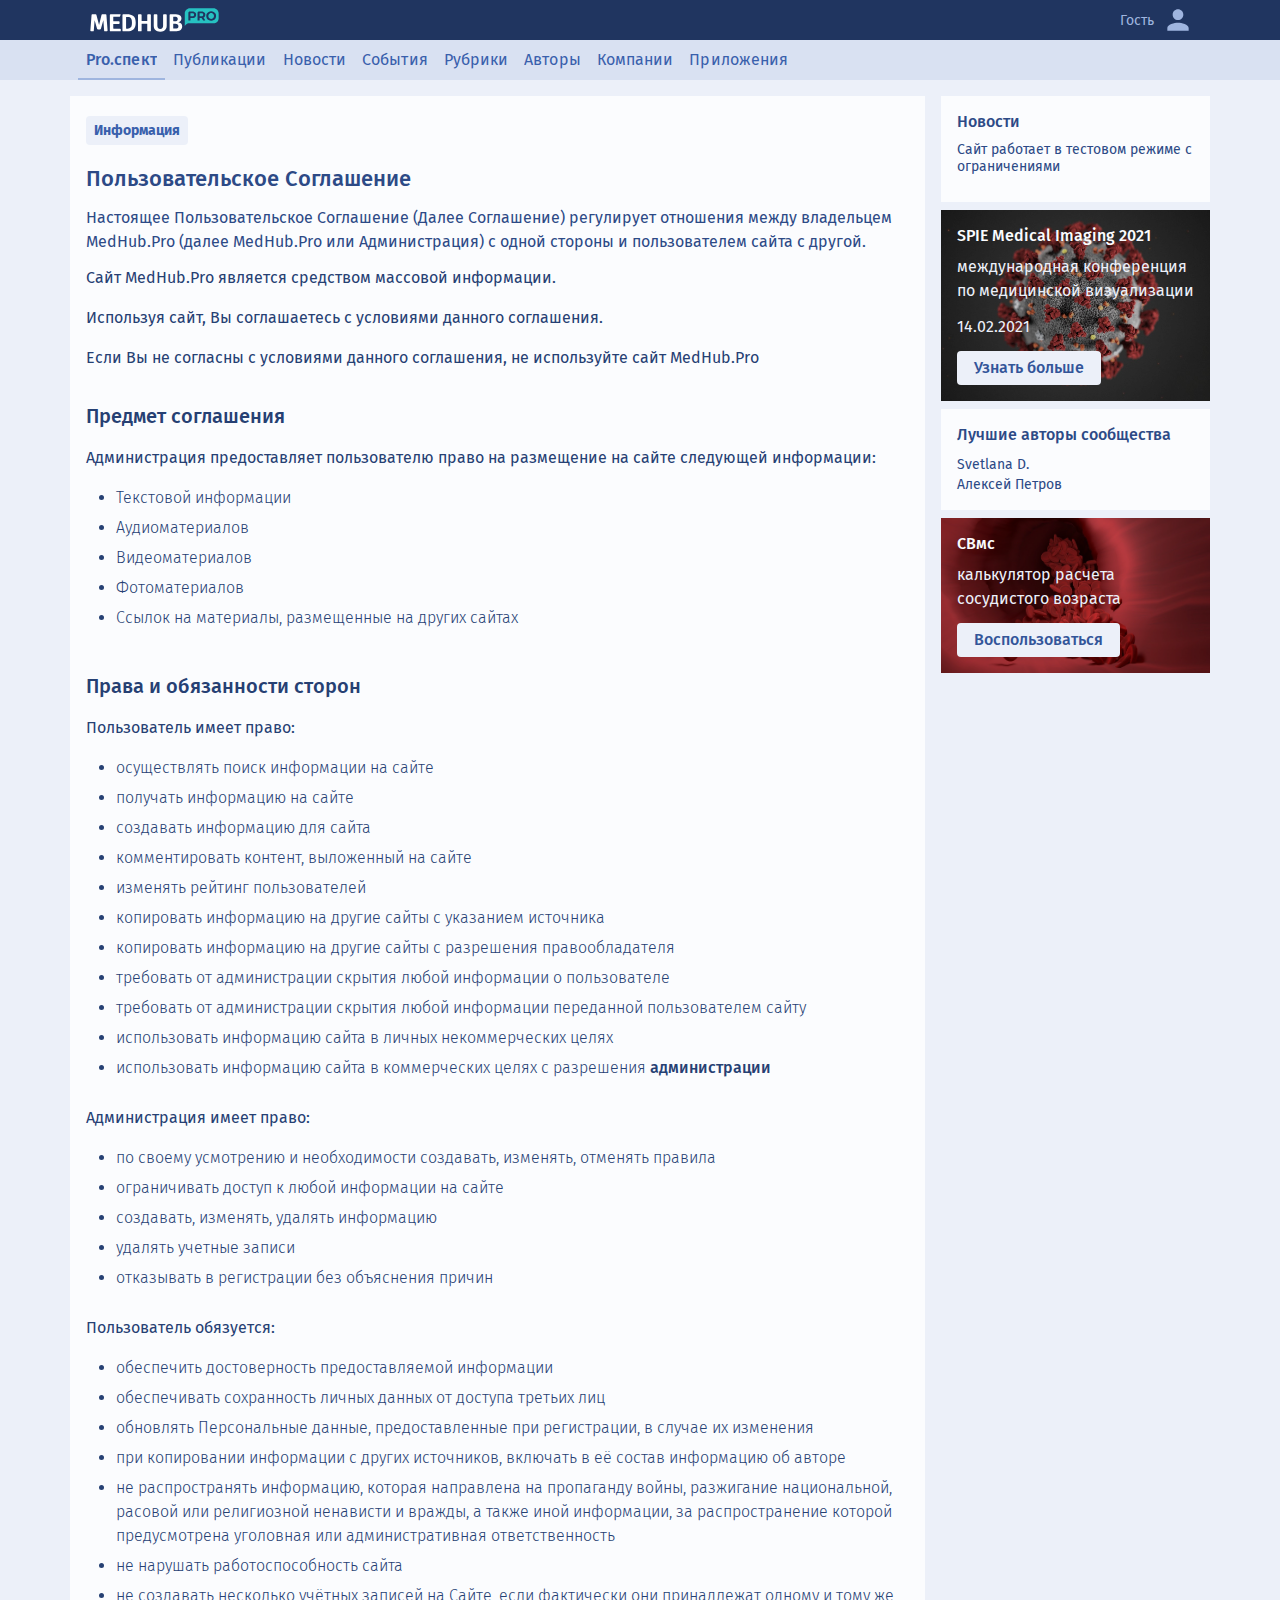
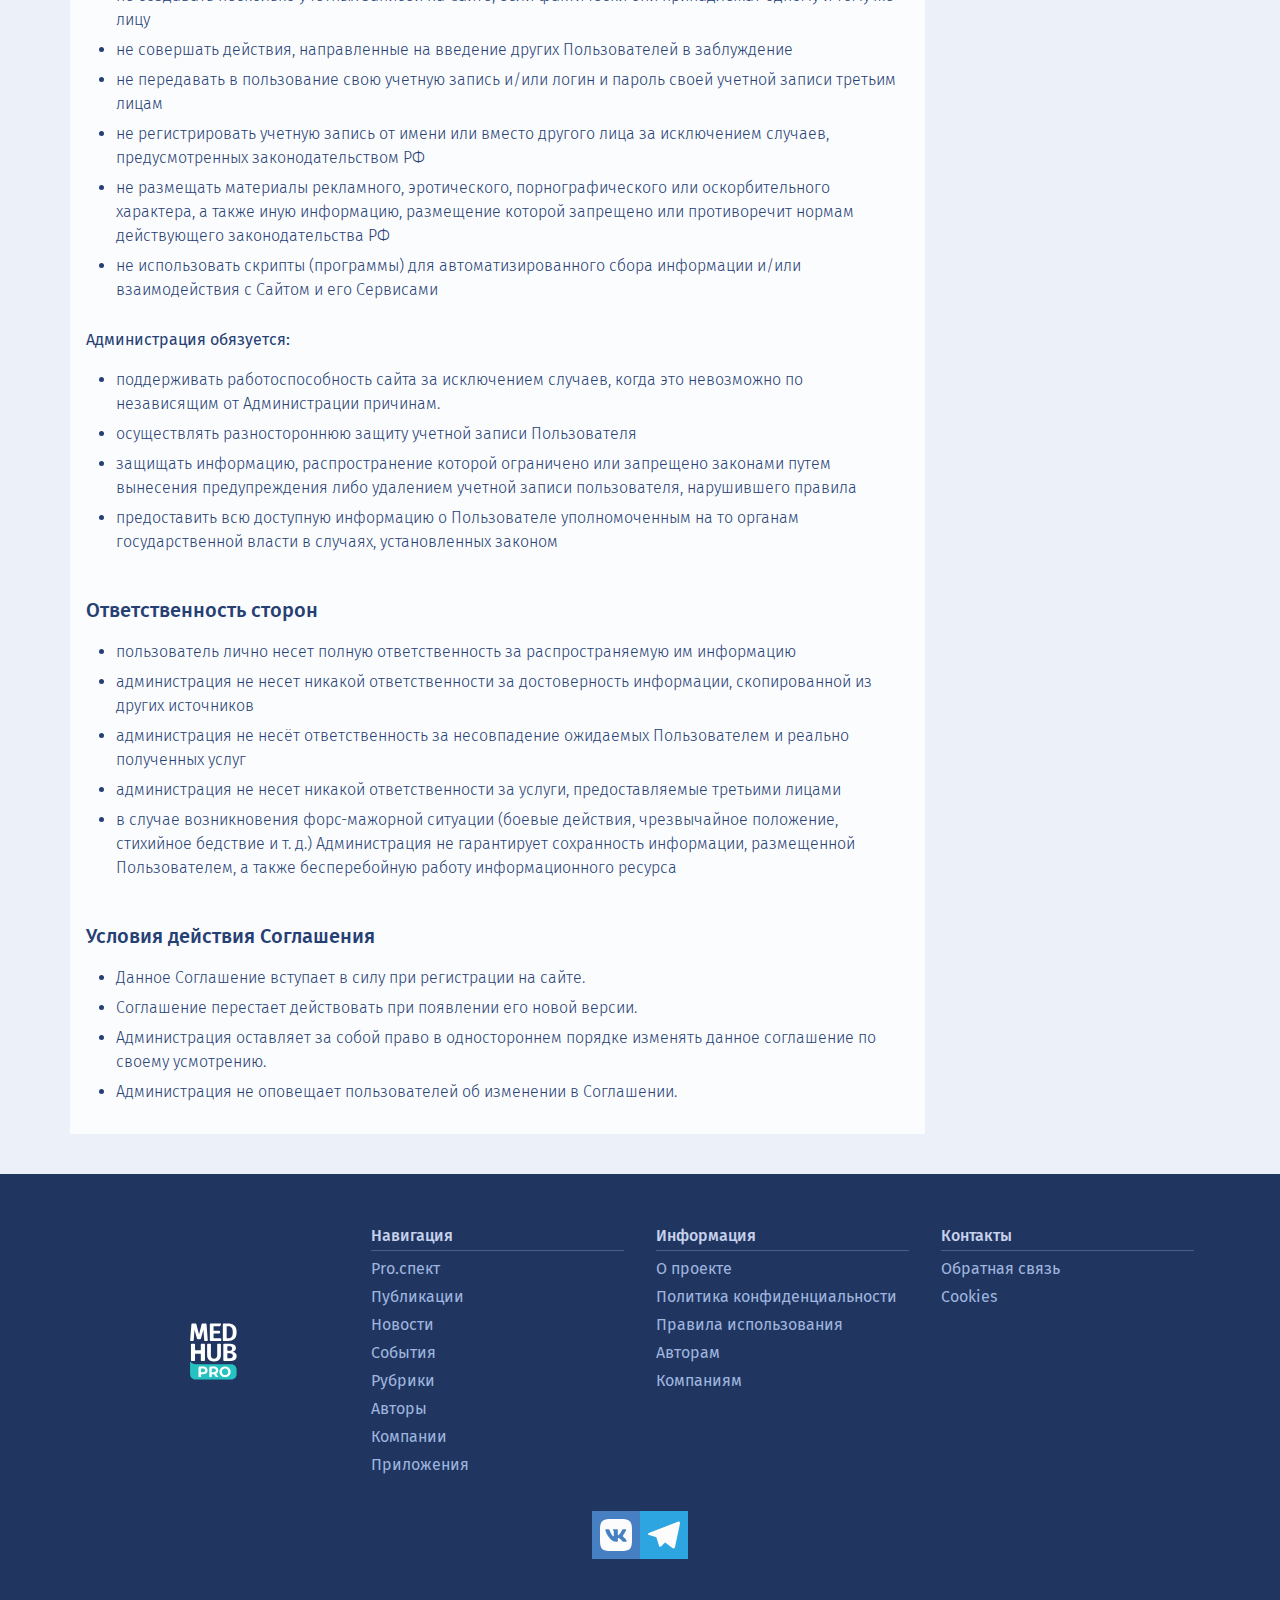
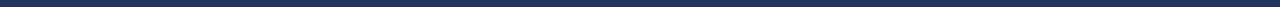
<file: agreement/index.html>
<!DOCTYPE html>
<html lang="ru">

<head>
    <!--*TITLE*-->
    <title>МедХаб | Пользовательское соглашение</title>

    <!--*META*-->
    <meta charset="utf-8">
    <meta name="viewport" content="width=device-width, initial-scale=1, shrink-to-fit=no">
    <meta name="description" content="Социальное СМИ о медицине МедХаб">
    <meta name="Keywords" content="medhub, медхаб, медицинский портал, статьи, про медицину, по медицине, med, hub, медицинские, перевод, новости медицины" />
    <meta name="author" content="Medhub Team" />
    <meta name="copyright" content="Medhub" />

    <!--Помогаем Google определить месторасположение, а так же другую контактную информацию.-->
    <meta property="business:contact_data:email" content="info@medhub.pro" />
    <meta property="business:contact_data:website" content="https://medhub.pro/" />

    <!--Open Graph-->
    <meta name="og:title" content="MEDHUB" />
    <meta name="og:type" content="website" />
    <meta name="og:url" content="https://medhub.pro/" />
    <meta name="og:site_name" content="MEDHUB" />
    <meta name="og:description" content="Социальное СМИ о медицине МедХаб" />

    <meta name="og:email" content="info@medhub.pro" />

    <meta property="og:image" content="https://medhub.pro/img/social-image.png" /><!-- .svg, .png, .jpg, .WebP -->
    <meta property="og:image:type" content="image/png" /><!-- *MIME TYPE* "image/svg+xml", "image/png", "image/jpeg", "image/webp" -->

    <!--Twitter-->
    <meta name="twitter:card" content="summary_large_image">
    <meta name="twitter:title" content="MEDHUB">
    <meta name="twitter:description" content="Социальное СМИ о медицине МедХаб">
    <meta name="twitter:site" content="https://medhub.pro/">
    <meta name="twitter:image" content="https://medhub.pro/img/social-image.png">

    <!--*FAVICON*-->
    <link rel="shortcut icon" href="/img/favicon.png"><!-- .ico, .png, .svg, .WebP -->


    <!--*CASCADING STYLE SHEETS (CSS)*-->

    <!--UIkit CSS-->
    <link rel="stylesheet" href="/libs/UIkit/uikit.min.css">

    <!--AnimateCSS-->
    <link href="/libs/Animate-CSS/animate.min.css" rel="stylesheet">

    <!--colours-->
    <link href="/css/colours.css" rel="stylesheet">

    <!--main custom CSS-->
    <link href="/css/main.css" rel="stylesheet">


    <!--*JAVA SCRIPT (JS)*-->

    <!--VUEjs-->
    <script src="/libs/Vue/vue.min.js"></script>

    <!--AXIOS-->
    <script src="/libs/axios/axios.min.js"></script>

    <!--UIkit JS-->
    <script src="/libs/UIkit/uikit.min.js"></script>

    <!--Vue Toast Notification-->
    <script src="/libs/VueToastNotification/vue-toast-notification.js"></script>
    <link rel="stylesheet" href="/libs/VueToastNotification/theme-sugar.css">


    <!--*ICONS*-->
    <!--*UIkit Icons JS*-->
    <script src="/libs/UIkit/uikit-icons.min.js"></script>
    <script>
        (function(m,e,t,r,i,k,a){m[i]=m[i]||function(){(m[i].a=m[i].a||[]).push(arguments)};
            m[i].l=1*new Date();k=e.createElement(t),a=e.getElementsByTagName(t)[0],k.async=1,k.src=r,a.parentNode.insertBefore(k,a)})
        (window, document, "script", "https://mc.yandex.ru/metrika/tag.js", "ym");

        ym(70716103, "init", {
            clickmap:true,
            trackLinks:true,
            accurateTrackBounce:true
        });
    </script>
</head>
<body>
<div class="site" id="app">
    <header class="site-header" id="top">
    <section class="site-header_mainbar">
      <div class="site-header_main u-container">


        <div class="o-burger_component">
          <button class="o-burger_btn" uk-toggle="target: #o-burger-slide">
            <svg class="e-icon--burger-menu" data-icon-color="light" data-icon-hover="light" xmlns="http://www.w3.org/2000/svg" width="32" height="32" viewBox="0 0 48 48">
              <title>Navigation Menu</title>
              <use xlink:href="/img/icons/ic_menu.svg#icon-menu"></use>
            </svg>
          </button>

          <div id="o-burger-slide" class="o-burger_content" uk-offcanvas="overlay: true">
            <div class="o-burger_menu uk-offcanvas-bar mdl-shadow--2dp">
              <button class="o-burger_menu-close uk-offcanvas-close" type="button" uk-close></button>
              <h3 class="o-burger_menu-title">Навигация</h3>
              <nav class="o-burger_nav">
                <a href="/" class="o-burger_menu-item">Pro.спект</a>
                <a href="/" class="o-burger_menu-item">Публикации</a>
                <a href="/" class="o-burger_menu-item">Новости</a>
                <a href="/" class="o-burger_menu-item">События</a>
                <a href="/" class="o-burger_menu-item">Рубрики</a>
                <a href="/" class="o-burger_menu-item">Авторы</a>
                <a href="/" class="o-burger_menu-item">Компании</a>
                <a href="/" class="o-burger_menu-item">Приложения</a>
              </nav>
            </div>
          </div>

        </div>


        <a href="/" class="site-header_logo wr-img">
          <img class="site-header_logo-pic" src="/img/logo-main-w_medhub.svg" height="32" alt="логотип Medhub.Pro">
        </a>

        <a href="/" class="site-header_profile-link" data-icon-color="light" data-icon-hover="light" uk-tooltip="регистрация будет доступна чуть позже">
          <span class="site-header_profile-label e-text--md">
            Гость
          </span>
          <span class="mod-p-0">
            <svg class="e-icon" xmlns="http://www.w3.org/2000/svg" width="32" height="32" viewBox="0 0 48 48">
              <path d="M24 24c4.42 0 8-3.59 8-8 0-4.42-3.58-8-8-8s-8 3.58-8 8c0 4.41 3.58 8 8 8zm0 4c-5.33 0-16 2.67-16 8v4h32v-4c0-5.33-10.67-8-16-8z" />
            </svg>
          </span>
        </a>

      </div>
    </section>

    <section class="site-header_navbar">
      <div class="site-header_nav u-container">
        <nav class="site-header_menu wr-links" aria-labelledby="site nav">
          <a href="/" class="site-header_link active c-btn--main">
            <span class="e-text">Pro.спект</span>
          </a>
          <a href="/" class="site-header_link c-btn--main">
            <span class="e-text">Публикации</span>
          </a>
          <a href="/" class="site-header_link c-btn--main">
            <span class="e-text">Новости</span>
          </a>
          <a href="/" class="site-header_link c-btn--main">
            <span class="e-text">События</span>
          </a>
          <a href="/" class="site-header_link c-btn--main">
            <span class="e-text">Рубрики</span>
          </a>
          <a href="/" class="site-header_link c-btn--main">
            <span class="e-text">Авторы</span>
          </a>
          <a href="/" class="site-header_link c-btn--main">
            <span class="e-text">Компании</span>
          </a>
          <a href="/" class="site-header_link c-btn--main">
            <span class="e-text">Приложения</span>
          </a>
        </nav>
      </div>
    </section>

  </header>
    <main class="site-body">


        <div class="page">

            <header class="page-header">

            </header>
            <!--/.page-header-->

            <div class="page-body u-container">

                <div class="page-content">

                    <div class="page-content_list">

                        <article class="o-article">

                            <div class="o-article_header e-text--md">

                                <div class="o-article_header-content">


                                    <a href="#"
                                       class="o-article_category o-article_meta-item  c-btn--main e-text--bold">
                                        <span class="o-article_category-label">Информация</span>
                                    </a>
                                </div>

                            </div>
                            <div class="o-article_body">
                                <h2 class="o-article_title e-h3 tg-base--strong">
                                    Пользовательское Соглашение
                                </h2>

                                <p class="o-article_desc tg-base--strong">
                                    Настоящее Пользовательское Соглашение (Далее Соглашение) регулирует отношения между
                                    владельцем MedHub.Pro (далее MedHub.Pro или Администрация) с одной стороны и
                                    пользователем сайта с другой.
                                </p>

                                <div class="o-article_content">

                                    <p>
                                        Сайт MedHub.Pro является средством массовой информации.
                                    </p>
                                    <p>
                                        Используя сайт, Вы соглашаетесь с условиями данного соглашения.
                                    </p>
                                    <p>
                                        Если Вы не согласны с условиями данного соглашения, не используйте сайт
                                        MedHub.Pro
                                    </p>

                                    <h3>Предмет соглашения</h3>
                                    <p>
                                        Администрация предоставляет пользователю право на размещение на сайте следующей
                                        информации:
                                    </p>
                                    <ul>
                                        <li>Текстовой информации</li>
                                        <li>Аудиоматериалов</li>
                                        <li>Видеоматериалов</li>
                                        <li>Фотоматериалов</li>
                                        <li>Ссылок на материалы, размещенные на других сайтах</li>
                                    </ul>

                                    <h3>Права и обязанности сторон</h3>
                                    <p>
                                        Пользователь имеет право:
                                    </p>
                                    <ul>
                                        <li>осуществлять поиск информации на сайте</li>
                                        <li>получать информацию на сайте</li>
                                        <li>создавать информацию для сайта</li>
                                        <li>комментировать контент, выложенный на сайте</li>
                                        <li>изменять рейтинг пользователей</li>
                                        <li>копировать информацию на другие сайты с указанием источника</li>
                                        <li>копировать информацию на другие сайты с разрешения правообладателя</li>
                                        <li>требовать от администрации скрытия любой информации о пользователе</li>
                                        <li>требовать от администрации скрытия любой информации переданной пользователем
                                            сайту
                                        </li>
                                        <li>использовать информацию сайта в личных некоммерческих целях</li>
                                        <li>использовать информацию сайта в коммерческих целях с разрешения
                                            <b>администрации</b></li>
                                    </ul>
                                    <p>Администрация имеет право:</p>
                                    <ul>
                                        <li>по своему усмотрению и необходимости создавать, изменять, отменять правила
                                        </li>
                                        <li>ограничивать доступ к любой информации на сайте</li>
                                        <li>создавать, изменять, удалять информацию</li>
                                        <li>удалять учетные записи</li>
                                        <li>отказывать в регистрации без объяснения причин</li>
                                    </ul>
                                    <p>Пользователь обязуется:</p>
                                    <ul>
                                        <li>обеспечить достоверность предоставляемой информации</li>
                                        <li>обеспечивать сохранность личных данных от доступа третьих лиц</li>
                                        <li>обновлять Персональные данные, предоставленные при регистрации, в случае их
                                            изменения
                                        </li>
                                        <li>при копировании информации с других источников, включать в её состав
                                            информацию
                                            об авторе
                                        </li>
                                        <li>не распространять информацию, которая направлена на пропаганду войны,
                                            разжигание
                                            национальной, расовой или религиозной ненависти и вражды, а также иной
                                            информации, за распространение которой предусмотрена уголовная или
                                            административная ответственность
                                        </li>
                                        <li>не нарушать работоспособность сайта</li>
                                        <li>не создавать несколько учётных записей на Сайте, если фактически они
                                            принадлежат
                                            одному и тому же лицу
                                        </li>
                                        <li>не совершать действия, направленные на введение других Пользователей в
                                            заблуждение
                                        </li>
                                        <li>не передавать в пользование свою учетную запись и/или логин и пароль своей
                                            учетной записи третьим лицам
                                        </li>
                                        <li>не регистрировать учетную запись от имени или вместо другого лица за
                                            исключением
                                            случаев, предусмотренных законодательством РФ
                                        </li>
                                        <li>не размещать материалы рекламного, эротического, порнографического или
                                            оскорбительного характера, а также иную информацию, размещение которой
                                            запрещено
                                            или противоречит нормам действующего законодательства РФ
                                        </li>
                                        <li>не использовать скрипты (программы) для автоматизированного сбора информации
                                            и/или взаимодействия с Сайтом и его Сервисами
                                        </li>
                                    </ul>
                                    <p>Администрация обязуется:</p>
                                    <ul>
                                        <li>поддерживать работоспособность сайта за исключением случаев, когда это
                                            невозможно по независящим от Администрации причинам.
                                        </li>
                                        <li>осуществлять разностороннюю защиту учетной записи Пользователя</li>
                                        <li>защищать информацию, распространение которой ограничено или запрещено
                                            законами
                                            путем вынесения предупреждения либо удалением учетной записи пользователя,
                                            нарушившего правила
                                        </li>
                                        <li>предоставить всю доступную информацию о Пользователе уполномоченным на то
                                            органам государственной власти в случаях, установленных законом
                                        </li>
                                    </ul>
                                    <h3>Ответственность сторон</h3>
                                    <ul>
                                        <li>пользователь лично несет полную ответственность за распространяемую им
                                            информацию
                                        </li>
                                        <li>администрация не несет никакой ответственности за достоверность информации,
                                            скопированной из других источников
                                        </li>
                                        <li>администрация не несёт ответственность за несовпадение ожидаемых
                                            Пользователем и
                                            реально полученных услуг
                                        </li>
                                        <li>администрация не несет никакой ответственности за услуги, предоставляемые
                                            третьими лицами
                                        </li>
                                        <li>в случае возникновения форс-мажорной ситуации (боевые действия, чрезвычайное
                                            положение, стихийное бедствие и т. д.) Администрация не гарантирует
                                            сохранность
                                            информации, размещенной Пользователем, а также бесперебойную работу
                                            информационного ресурса
                                        </li>
                                    </ul>
                                    <h3>Условия действия Соглашения</h3>
                                    <ul>
                                        <li>Данное Соглашение вступает в силу при регистрации на сайте.</li>
                                        <li>Соглашение перестает действовать при появлении его новой версии.</li>
                                        <li>Администрация оставляет за собой право в одностороннем порядке изменять
                                            данное
                                            соглашение по своему усмотрению.
                                        </li>
                                        <li>Администрация не оповещает пользователей об изменении в Соглашении.</li>

                                    </ul>

                                </div><!-- /o-article_content -->
                            </div>
                        </article><!-- /o-article -->


                    </div><!-- /page-content_list -->


                </div><!-- /page-content -->
                <aside class="page-infobar">
    <div class="page-infobar_content" uk-sticky="bottom: #offset; bottom: true; offset: 8;">

        <div class="o-info-card">
            <div class="o-info-card_content">
                <h2 class="o-info-card_title e-h4">Новости</h2>
                <ul class="c-list">
                    <li class="c-list_item">
                        <a href="#" class="c-list_link">
                            <p class="tg-base--strong e-text--md">
                                Сайт работает в тестовом режиме с ограничениями
                            </p>
                        </a>
                    </li>
                </ul>
            </div>
        </div>

        <div class="o-info-card">
            <div class="o-info-card_cover">
                <img class="o-info-card_event-bg" src="/media/events/crownvir.jpeg" alt="изображение мероприятия">
                <div class="o-info-card_bg-color"></div>
            </div>
            <div class="o-info-card_content o-info-card--event">
                <div class="o-info-card_header">
                    <h2 class="o-info-card_title e-h4">
                        SPIE Medical Imaging 2021
                    </h2>
                </div>
                <div class="o-info-card_body">
                    <p class="o-info-card_desc">
                        международная конференция по медицинской визуализации
                    </p>
                    <p class="0-info-card_event-time">
                        14.02.2021
                    </p>
                    <a href="https://spie.org/conferences-and-exhibitions/medical-imaging" class="o-info-card_link" target="_blank">Узнать больше</a>
                </div>
                <div class="wtg-card_footer">
                </div>
            </div>
        </div>

        <div class="o-info-card">
            <div class="o-info-card_content">
                <h2 class="o-info-card_title e-h4 tg-base--strong">
                    Лучшие авторы сообщества
                </h2>
                <ul class="c-list">
                    <li class="c-list_item">
                        <a href="#" class="c-list_link">
                        <span class="tg-base--strong e-text--md mod-mb-0">
                          Svetlana D.
                        </span>
                        </a>
                    </li>
                    <li class="c-list_item">
                        <a href="#" class="c-list_link">
                        <span class="tg-base--strong e-text--md mod-mb-0">
                          Алексей Петров
                        </span>
                        </a>
                    </li>
                </ul>
            </div>
        </div>

        <div class="o-info-card">
            <div class="o-info-card_cover">
                <img class="o-info-card_event-bg" src="/media/apps/evams.jpg" alt="изображение приложения">
                <div class="o-info-card_bg-color"></div>
            </div>
            <div class="o-info-card_content o-info-card--event">
                <div class="o-info-card_header">
                    <h2 class="o-info-card_title e-h4">
                        СВмс
                    </h2>
                </div>
                <div class="o-info-card_body">
                    <p class="o-info-card_desc">
                        калькулятор расчета сосудистого возраста
                    </p>
                    <p class="0-info-card_event-time">
                    </p>
                    <a href="https://apps.medhub.pro/evams" class="o-info-card_link">Воспользоваться</a>
                </div>
                <div class="wtg-card_footer">
                </div>
            </div>
        </div>

    </div>
</aside>
            </div>
            <footer class="page-footer">

            </footer>
            <!--/.page-footer-->

        </div>
        <!--/.page-->


    </main>
    <footer class="site-footer">

    <div class="site-footer_content u-container">

      <div class="site-footer_mainbar">
        <section class="site-footer_item">
          <a class="site-footer_logo" href="/">
            <img src="/img/logo-mini-w_medhub.svg" alt="medhub-logo-mini" class="e-logo--mini" height="64" width="64">
          </a>
        </section>
        <section class="site-footer_item">
          <h2 class="site-footer_title e-h5 tg-base--weak">
            Навигация
          </h2>
          <nav class="site-footer_menu">
            <a href="/" class="site-footer_link c-btn--main-rev">
              Pro.спект
            </a>
            <a href="/" class="site-footer_link c-btn--main-rev">
              Публикации
            </a>
            <a href="/" class="site-footer_link c-btn--main-rev">
              Новости
            </a>
            <a href="/" class="site-footer_link c-btn--main-rev">
              События
            </a>
            <a href="/" class="site-footer_link c-btn--main-rev">
              Рубрики
            </a>
            <a href="/" class="site-footer_link c-btn--main-rev">
              Авторы
            </a>
            <a href="/" class="site-footer_link c-btn--main-rev">
              Компании
            </a>
            <a href="/" class="site-footer_link c-btn--main-rev">
              Приложения
            </a>
          </nav>
        </section>

        <section class="site-footer_item">
          <h2 class="site-footer_title e-h5 tg-base--weak">
            Информация
          </h2>
          <nav class="site-footer_menu">
            <a href="/about" class="site-footer_link c-btn--main-rev">
              О проекте
            </a>
            <a href="/fz152" class="site-footer_link c-btn--main-rev">
              Политика конфиденциальности
            </a>
            <a href="/agreement" class="site-footer_link c-btn--main-rev">
              Правила использования
            </a>
            <a href="/for-authors" class="site-footer_link c-btn--main-rev">
              Авторам
            </a>
            <a href="/for-companies" class="site-footer_link c-btn--main-rev">
              Компаниям
            </a>
          </nav>
        </section>

        <section class="site-footer_item">
          <h2 class="site-footer_title e-h5 tg-base--weak">
            Контакты
          </h2>
          <nav class="site-footer_menu">
            <a href="mailto:feedback@medhub.pro" class="site-footer_link c-btn--main-rev" target="_blank">
              Обратная связь
            </a>
              <a href="#modal-cookies" class="site-footer_link c-btn--main-rev" uk-toggle>
                Cookies
              </a>
          </nav>
        </section>
      </div>

      <div class="site-footer_social">
        <a href="https://vk.com/medhubpro" class="site-footer_social-link" target="_blank">
          <div class="e-icon--vk">
            <svg id="icon-fb" role="img" height="32" width="32" viewBox="0 0 24 24" xmlns="http://www.w3.org/2000/svg">
              <title>VK</title>
              <use xlink:href="/img/icons/vk.svg#icon-vk"></use>
            </svg>
          </div>
        </a>
        <a href="https://t.me/medhub_channel" class="site-footer_social-link" target="_blank">
          <div class="e-icon--tg">
            <svg id="icon-tg" role="img" height="32" width="32" viewBox="0 0 24 24" xmlns="http://www.w3.org/2000/svg">
              <title>Telegram</title>
              <use xlink:href="/img/icons/telegram.svg#icon-tg"></use>
            </svg>
          </div>
        </a>
      </div>

    </div><!-- /site-footer_content -->

  </footer>
</div>
<script>
    Vue.use(VueToast, {
        position: 'top'
    });
</script>
<script async src="/js/app.js"></script>
<script async src="/js/main.js"></script>
</body>
</html>
</file>
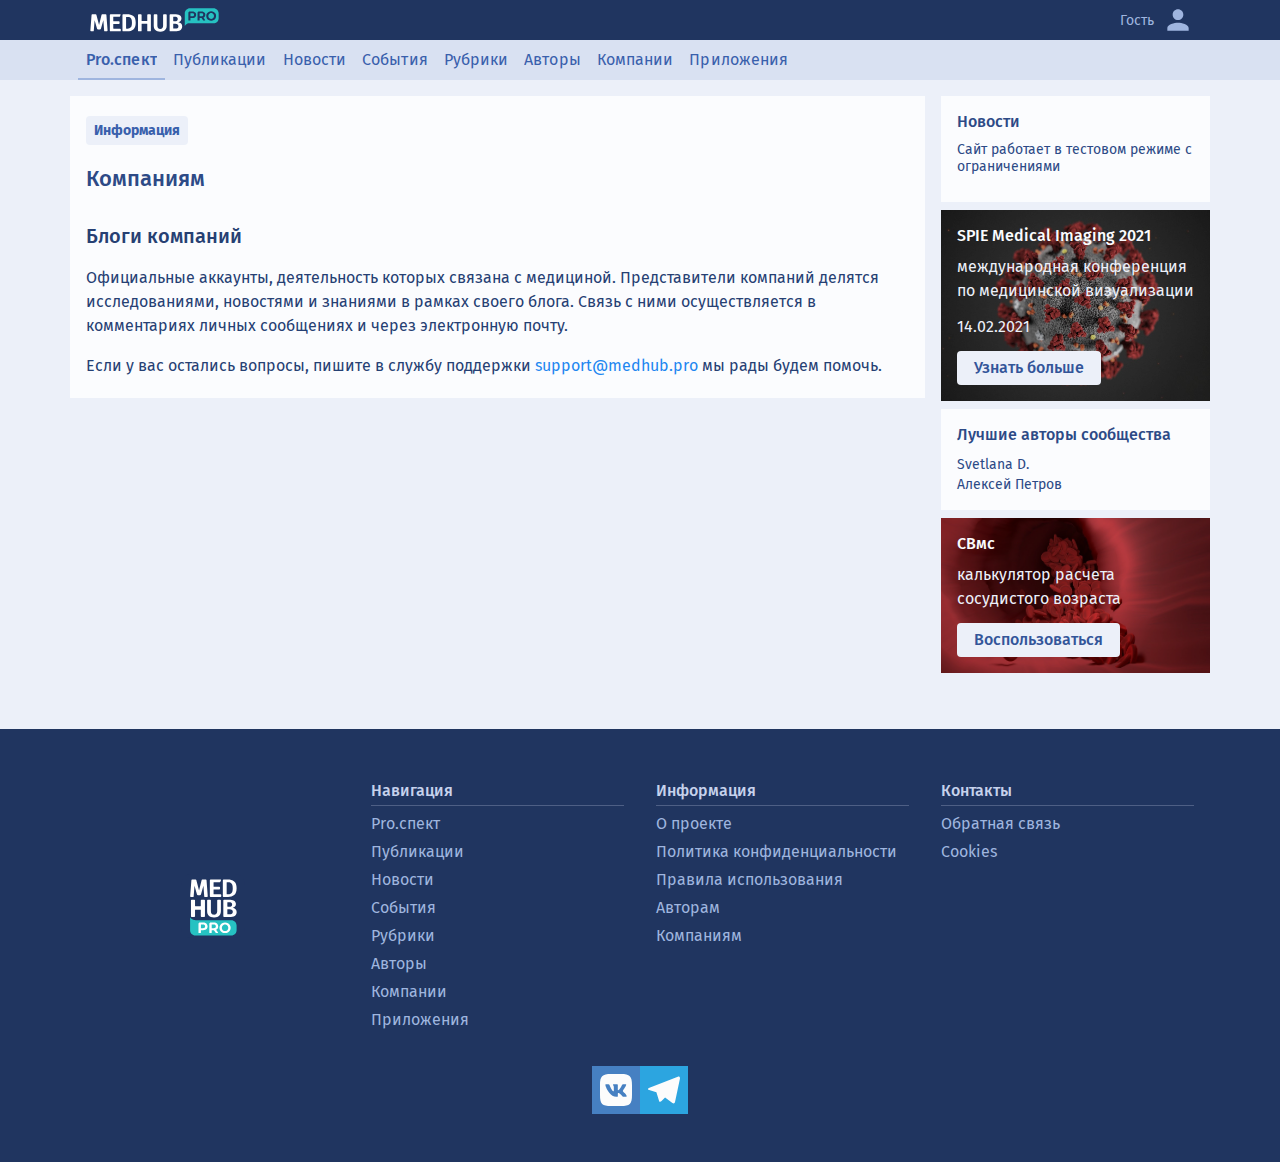
<file: for-companies/index.html>
<!DOCTYPE html>
<html lang="ru">

<head>
    <!--*TITLE*-->
    <title>МедХаб | Компаниям</title>

    <!--*META*-->
    <meta charset="utf-8">
    <meta name="viewport" content="width=device-width, initial-scale=1, shrink-to-fit=no">
    <meta name="description" content="Социальное СМИ о медицине МедХаб">
    <meta name="Keywords" content="medhub, медхаб, медицинский портал, статьи, про медицину, по медицине, med, hub, медицинские, перевод, новости медицины" />
    <meta name="author" content="Medhub Team" />
    <meta name="copyright" content="Medhub" />

    <!--Помогаем Google определить месторасположение, а так же другую контактную информацию.-->
    <meta property="business:contact_data:email" content="info@medhub.pro" />
    <meta property="business:contact_data:website" content="https://medhub.pro/" />

    <!--Open Graph-->
    <meta name="og:title" content="MEDHUB" />
    <meta name="og:type" content="website" />
    <meta name="og:url" content="https://medhub.pro/" />
    <meta name="og:site_name" content="MEDHUB" />
    <meta name="og:description" content="Социальное СМИ о медицине МедХаб" />

    <meta name="og:email" content="info@medhub.pro" />

    <meta property="og:image" content="https://medhub.pro/img/social-image.png" /><!-- .svg, .png, .jpg, .WebP -->
    <meta property="og:image:type" content="image/png" /><!-- *MIME TYPE* "image/svg+xml", "image/png", "image/jpeg", "image/webp" -->

    <!--Twitter-->
    <meta name="twitter:card" content="summary_large_image">
    <meta name="twitter:title" content="MEDHUB">
    <meta name="twitter:description" content="Социальное СМИ о медицине МедХаб">
    <meta name="twitter:site" content="https://medhub.pro/">
    <meta name="twitter:image" content="https://medhub.pro/img/social-image.png">

    <!--*FAVICON*-->
    <link rel="shortcut icon" href="/img/favicon.png"><!-- .ico, .png, .svg, .WebP -->


    <!--*CASCADING STYLE SHEETS (CSS)*-->

    <!--UIkit CSS-->
    <link rel="stylesheet" href="/libs/UIkit/uikit.min.css">

    <!--AnimateCSS-->
    <link href="/libs/Animate-CSS/animate.min.css" rel="stylesheet">

    <!--colours-->
    <link href="/css/colours.css" rel="stylesheet">

    <!--main custom CSS-->
    <link href="/css/main.css" rel="stylesheet">


    <!--*JAVA SCRIPT (JS)*-->

    <!--VUEjs-->
    <script src="/libs/Vue/vue.min.js"></script>

    <!--AXIOS-->
    <script src="/libs/axios/axios.min.js"></script>

    <!--UIkit JS-->
    <script src="/libs/UIkit/uikit.min.js"></script>

    <!--Vue Toast Notification-->
    <script src="/libs/VueToastNotification/vue-toast-notification.js"></script>
    <link rel="stylesheet" href="/libs/VueToastNotification/theme-sugar.css">


    <!--*ICONS*-->
    <!--*UIkit Icons JS*-->
    <script src="/libs/UIkit/uikit-icons.min.js"></script>
    <script>
        (function(m,e,t,r,i,k,a){m[i]=m[i]||function(){(m[i].a=m[i].a||[]).push(arguments)};
            m[i].l=1*new Date();k=e.createElement(t),a=e.getElementsByTagName(t)[0],k.async=1,k.src=r,a.parentNode.insertBefore(k,a)})
        (window, document, "script", "https://mc.yandex.ru/metrika/tag.js", "ym");

        ym(70716103, "init", {
            clickmap:true,
            trackLinks:true,
            accurateTrackBounce:true
        });
    </script>
</head>
<body>
<div class="site" id="app">
    <header class="site-header" id="top">
    <section class="site-header_mainbar">
      <div class="site-header_main u-container">


        <div class="o-burger_component">
          <button class="o-burger_btn" uk-toggle="target: #o-burger-slide">
            <svg class="e-icon--burger-menu" data-icon-color="light" data-icon-hover="light" xmlns="http://www.w3.org/2000/svg" width="32" height="32" viewBox="0 0 48 48">
              <title>Navigation Menu</title>
              <use xlink:href="/img/icons/ic_menu.svg#icon-menu"></use>
            </svg>
          </button>

          <div id="o-burger-slide" class="o-burger_content" uk-offcanvas="overlay: true">
            <div class="o-burger_menu uk-offcanvas-bar mdl-shadow--2dp">
              <button class="o-burger_menu-close uk-offcanvas-close" type="button" uk-close></button>
              <h3 class="o-burger_menu-title">Навигация</h3>
              <nav class="o-burger_nav">
                <a href="/" class="o-burger_menu-item">Pro.спект</a>
                <a href="/" class="o-burger_menu-item">Публикации</a>
                <a href="/" class="o-burger_menu-item">Новости</a>
                <a href="/" class="o-burger_menu-item">События</a>
                <a href="/" class="o-burger_menu-item">Рубрики</a>
                <a href="/" class="o-burger_menu-item">Авторы</a>
                <a href="/" class="o-burger_menu-item">Компании</a>
                <a href="/" class="o-burger_menu-item">Приложения</a>
              </nav>
            </div>
          </div>

        </div>


        <a href="/" class="site-header_logo wr-img">
          <img class="site-header_logo-pic" src="/img/logo-main-w_medhub.svg" height="32" alt="логотип Medhub.Pro">
        </a>

        <a href="/" class="site-header_profile-link" data-icon-color="light" data-icon-hover="light" uk-tooltip="регистрация будет доступна чуть позже">
          <span class="site-header_profile-label e-text--md">
            Гость
          </span>
          <span class="mod-p-0">
            <svg class="e-icon" xmlns="http://www.w3.org/2000/svg" width="32" height="32" viewBox="0 0 48 48">
              <path d="M24 24c4.42 0 8-3.59 8-8 0-4.42-3.58-8-8-8s-8 3.58-8 8c0 4.41 3.58 8 8 8zm0 4c-5.33 0-16 2.67-16 8v4h32v-4c0-5.33-10.67-8-16-8z" />
            </svg>
          </span>
        </a>

      </div>
    </section>

    <section class="site-header_navbar">
      <div class="site-header_nav u-container">
        <nav class="site-header_menu wr-links" aria-labelledby="site nav">
          <a href="/" class="site-header_link active c-btn--main">
            <span class="e-text">Pro.спект</span>
          </a>
          <a href="/" class="site-header_link c-btn--main">
            <span class="e-text">Публикации</span>
          </a>
          <a href="/" class="site-header_link c-btn--main">
            <span class="e-text">Новости</span>
          </a>
          <a href="/" class="site-header_link c-btn--main">
            <span class="e-text">События</span>
          </a>
          <a href="/" class="site-header_link c-btn--main">
            <span class="e-text">Рубрики</span>
          </a>
          <a href="/" class="site-header_link c-btn--main">
            <span class="e-text">Авторы</span>
          </a>
          <a href="/" class="site-header_link c-btn--main">
            <span class="e-text">Компании</span>
          </a>
          <a href="/" class="site-header_link c-btn--main">
            <span class="e-text">Приложения</span>
          </a>
        </nav>
      </div>
    </section>

  </header>
    <main class="site-body">


        <div class="page">

            <header class="page-header">

            </header>
            <!--/.page-header-->

            <div class="page-body u-container">

                <div class="page-content">

                    <div class="page-content_list">

                        <article class="o-article">

                            <div class="o-article_header e-text--md">

                                <div class="o-article_header-content">


                                    <a href="#"
                                       class="o-article_category o-article_meta-item  c-btn--main e-text--bold">
                                        <span class="o-article_category-label">Информация</span>
                                    </a>
                                </div>

                            </div>
                            <div class="o-article_body">
                                <h2 class="o-article_title e-h3 tg-base--strong">
                                    Компаниям
                                </h2>

                                <div class="o-article_content">
                                    <h3>Блоги компаний</h3>
                                    <p>
                                        Официальные аккаунты, деятельность которых связана с медициной. Представители
                                        компаний делятся исследованиями, новостями и знаниями в рамках своего блога.
                                        Связь с ними осуществляется в комментариях личных сообщениях и через электронную
                                        почту.
                                    </p>
                                    <p>
                                        Если у вас остались вопросы, пишите в службу поддержки <a
                                            href="mailto:support@medhub.pro">support@medhub.pro</a> мы рады будем
                                        помочь.
                                    </p>

                                </div><!-- /o-article_content -->
                            </div>
                        </article><!-- /o-article -->


                    </div><!-- /page-content_list -->


                </div><!-- /page-content -->
                <aside class="page-infobar">
    <div class="page-infobar_content" uk-sticky="bottom: #offset; bottom: true; offset: 8;">

        <div class="o-info-card">
            <div class="o-info-card_content">
                <h2 class="o-info-card_title e-h4">Новости</h2>
                <ul class="c-list">
                    <li class="c-list_item">
                        <a href="#" class="c-list_link">
                            <p class="tg-base--strong e-text--md">
                                Сайт работает в тестовом режиме с ограничениями
                            </p>
                        </a>
                    </li>
                </ul>
            </div>
        </div>

        <div class="o-info-card">
            <div class="o-info-card_cover">
                <img class="o-info-card_event-bg" src="/media/events/crownvir.jpeg" alt="изображение мероприятия">
                <div class="o-info-card_bg-color"></div>
            </div>
            <div class="o-info-card_content o-info-card--event">
                <div class="o-info-card_header">
                    <h2 class="o-info-card_title e-h4">
                        SPIE Medical Imaging 2021
                    </h2>
                </div>
                <div class="o-info-card_body">
                    <p class="o-info-card_desc">
                        международная конференция по медицинской визуализации
                    </p>
                    <p class="0-info-card_event-time">
                        14.02.2021
                    </p>
                    <a href="https://spie.org/conferences-and-exhibitions/medical-imaging" class="o-info-card_link" target="_blank">Узнать больше</a>
                </div>
                <div class="wtg-card_footer">
                </div>
            </div>
        </div>

        <div class="o-info-card">
            <div class="o-info-card_content">
                <h2 class="o-info-card_title e-h4 tg-base--strong">
                    Лучшие авторы сообщества
                </h2>
                <ul class="c-list">
                    <li class="c-list_item">
                        <a href="#" class="c-list_link">
                        <span class="tg-base--strong e-text--md mod-mb-0">
                          Svetlana D.
                        </span>
                        </a>
                    </li>
                    <li class="c-list_item">
                        <a href="#" class="c-list_link">
                        <span class="tg-base--strong e-text--md mod-mb-0">
                          Алексей Петров
                        </span>
                        </a>
                    </li>
                </ul>
            </div>
        </div>

        <div class="o-info-card">
            <div class="o-info-card_cover">
                <img class="o-info-card_event-bg" src="/media/apps/evams.jpg" alt="изображение приложения">
                <div class="o-info-card_bg-color"></div>
            </div>
            <div class="o-info-card_content o-info-card--event">
                <div class="o-info-card_header">
                    <h2 class="o-info-card_title e-h4">
                        СВмс
                    </h2>
                </div>
                <div class="o-info-card_body">
                    <p class="o-info-card_desc">
                        калькулятор расчета сосудистого возраста
                    </p>
                    <p class="0-info-card_event-time">
                    </p>
                    <a href="https://apps.medhub.pro/evams" class="o-info-card_link">Воспользоваться</a>
                </div>
                <div class="wtg-card_footer">
                </div>
            </div>
        </div>

    </div>
</aside>
            </div>
            <footer class="page-footer">

            </footer>
            <!--/.page-footer-->

        </div>
        <!--/.page-->


    </main>
    <footer class="site-footer">

    <div class="site-footer_content u-container">

      <div class="site-footer_mainbar">
        <section class="site-footer_item">
          <a class="site-footer_logo" href="/">
            <img src="/img/logo-mini-w_medhub.svg" alt="medhub-logo-mini" class="e-logo--mini" height="64" width="64">
          </a>
        </section>
        <section class="site-footer_item">
          <h2 class="site-footer_title e-h5 tg-base--weak">
            Навигация
          </h2>
          <nav class="site-footer_menu">
            <a href="/" class="site-footer_link c-btn--main-rev">
              Pro.спект
            </a>
            <a href="/" class="site-footer_link c-btn--main-rev">
              Публикации
            </a>
            <a href="/" class="site-footer_link c-btn--main-rev">
              Новости
            </a>
            <a href="/" class="site-footer_link c-btn--main-rev">
              События
            </a>
            <a href="/" class="site-footer_link c-btn--main-rev">
              Рубрики
            </a>
            <a href="/" class="site-footer_link c-btn--main-rev">
              Авторы
            </a>
            <a href="/" class="site-footer_link c-btn--main-rev">
              Компании
            </a>
            <a href="/" class="site-footer_link c-btn--main-rev">
              Приложения
            </a>
          </nav>
        </section>

        <section class="site-footer_item">
          <h2 class="site-footer_title e-h5 tg-base--weak">
            Информация
          </h2>
          <nav class="site-footer_menu">
            <a href="/about" class="site-footer_link c-btn--main-rev">
              О проекте
            </a>
            <a href="/fz152" class="site-footer_link c-btn--main-rev">
              Политика конфиденциальности
            </a>
            <a href="/agreement" class="site-footer_link c-btn--main-rev">
              Правила использования
            </a>
            <a href="/for-authors" class="site-footer_link c-btn--main-rev">
              Авторам
            </a>
            <a href="/for-companies" class="site-footer_link c-btn--main-rev">
              Компаниям
            </a>
          </nav>
        </section>

        <section class="site-footer_item">
          <h2 class="site-footer_title e-h5 tg-base--weak">
            Контакты
          </h2>
          <nav class="site-footer_menu">
            <a href="mailto:feedback@medhub.pro" class="site-footer_link c-btn--main-rev" target="_blank">
              Обратная связь
            </a>
              <a href="#modal-cookies" class="site-footer_link c-btn--main-rev" uk-toggle>
                Cookies
              </a>
          </nav>
        </section>
      </div>

      <div class="site-footer_social">
        <a href="https://vk.com/medhubpro" class="site-footer_social-link" target="_blank">
          <div class="e-icon--vk">
            <svg id="icon-fb" role="img" height="32" width="32" viewBox="0 0 24 24" xmlns="http://www.w3.org/2000/svg">
              <title>VK</title>
              <use xlink:href="/img/icons/vk.svg#icon-vk"></use>
            </svg>
          </div>
        </a>
        <a href="https://t.me/medhub_channel" class="site-footer_social-link" target="_blank">
          <div class="e-icon--tg">
            <svg id="icon-tg" role="img" height="32" width="32" viewBox="0 0 24 24" xmlns="http://www.w3.org/2000/svg">
              <title>Telegram</title>
              <use xlink:href="/img/icons/telegram.svg#icon-tg"></use>
            </svg>
          </div>
        </a>
      </div>

    </div><!-- /site-footer_content -->

  </footer>
</div>
<script>
    Vue.use(VueToast, {
        position: 'top'
    });
</script>
<script async src="/js/app.js"></script>
<script async src="/js/main.js"></script>
</body>
</html>
</file>
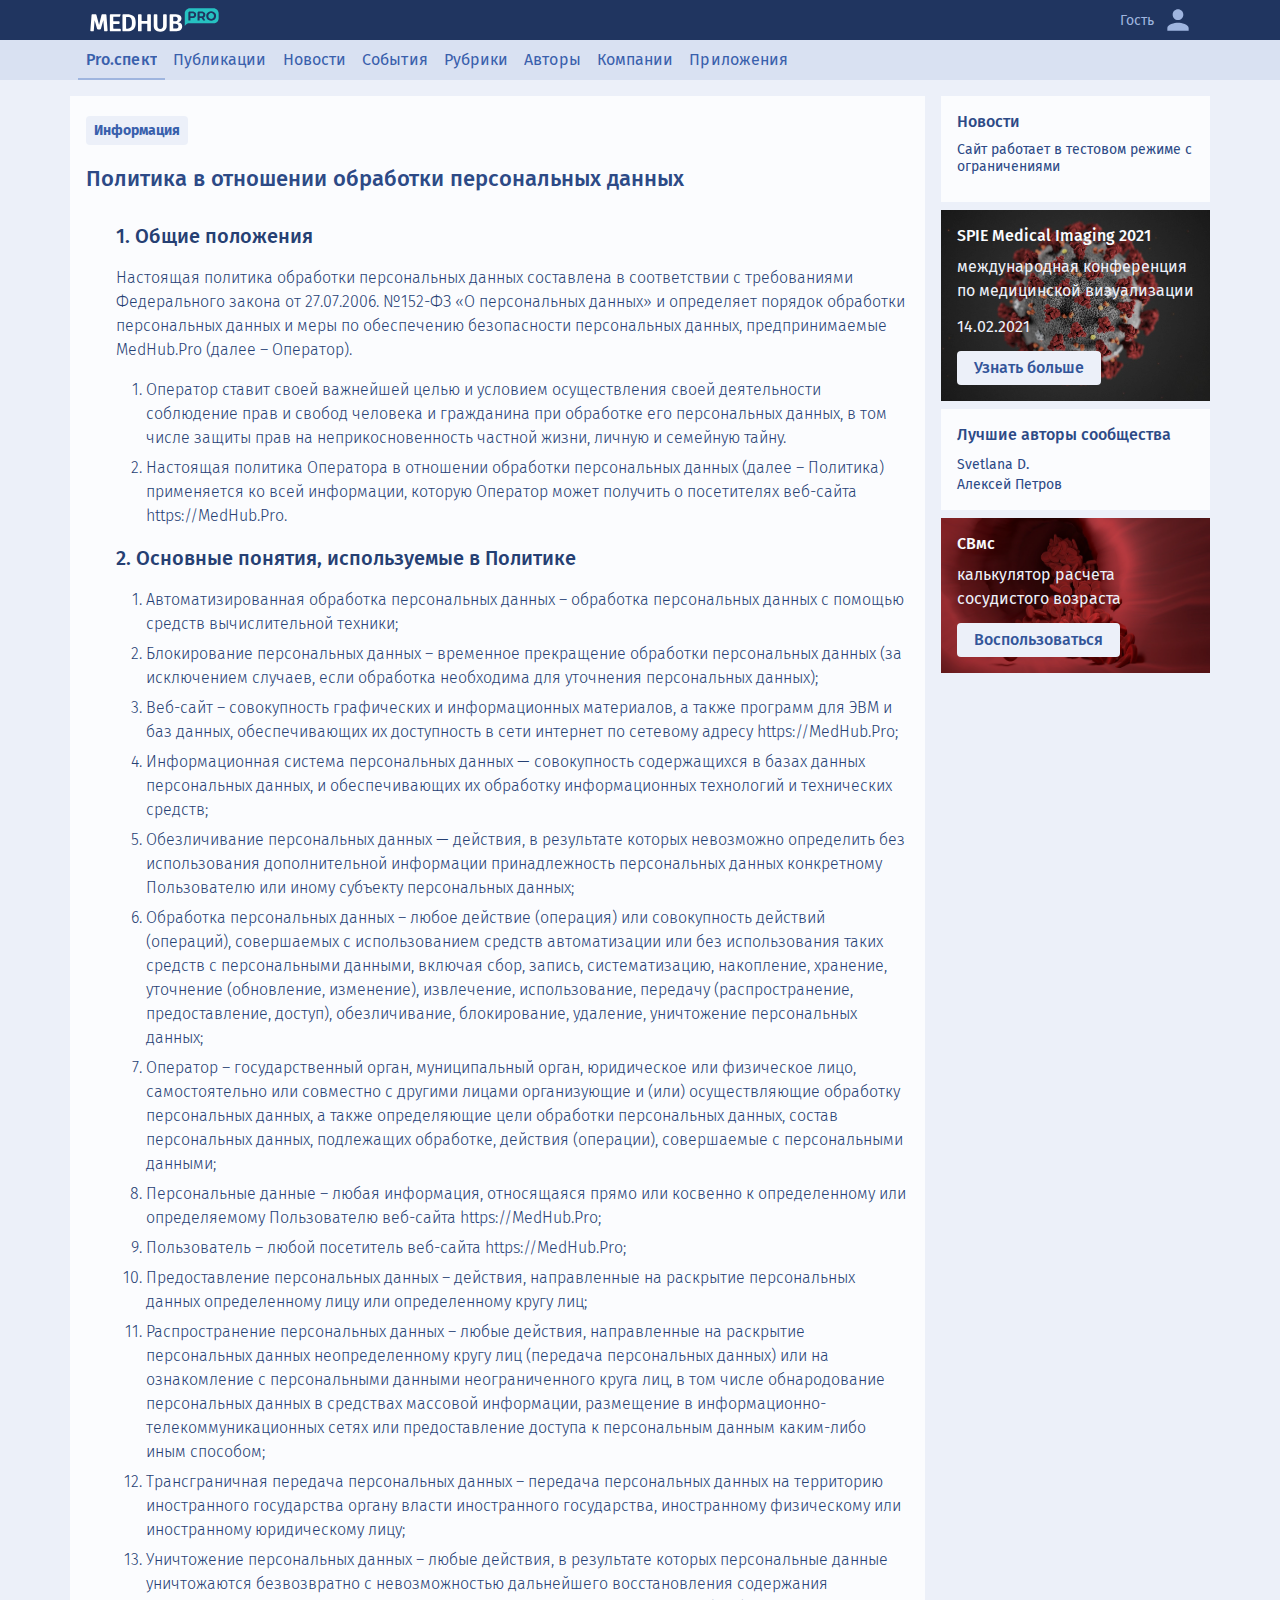
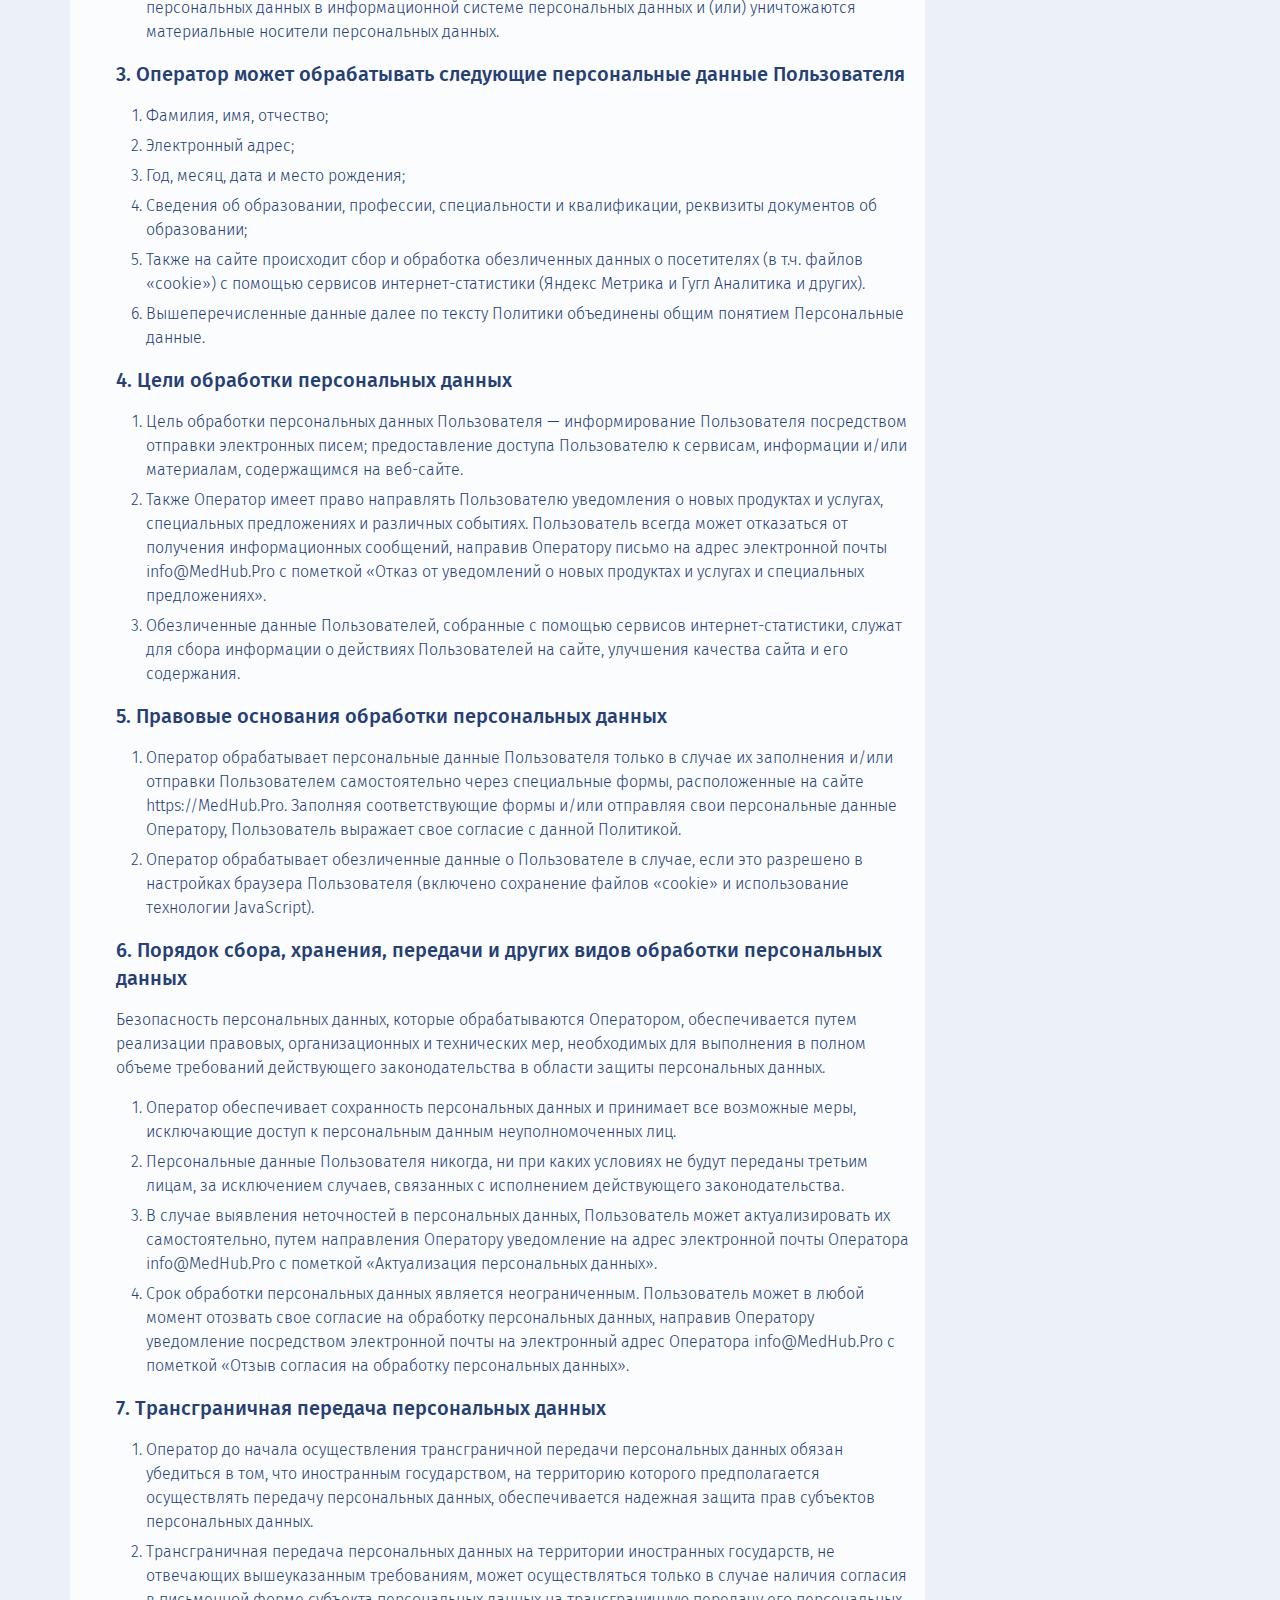
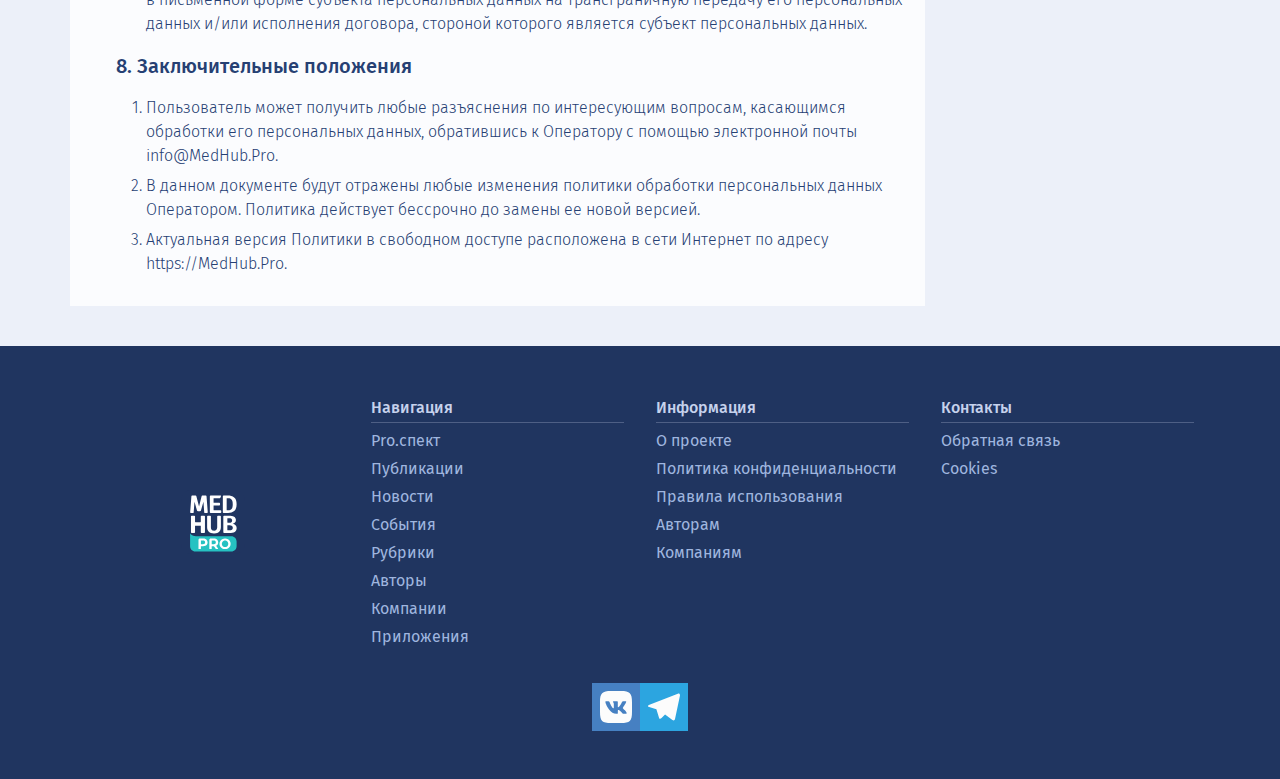
<file: fz152/index.html>
<!DOCTYPE html>
<html lang="ru">

<head>
    <!--*TITLE*-->
    <title>МедХаб | Положение об обработке персональных данных</title>

    <!--*META*-->
    <meta charset="utf-8">
    <meta name="viewport" content="width=device-width, initial-scale=1, shrink-to-fit=no">
    <meta name="description" content="Социальное СМИ о медицине МедХаб">
    <meta name="Keywords" content="medhub, медхаб, медицинский портал, статьи, про медицину, по медицине, med, hub, медицинские, перевод, новости медицины" />
    <meta name="author" content="Medhub Team" />
    <meta name="copyright" content="Medhub" />

    <!--Помогаем Google определить месторасположение, а так же другую контактную информацию.-->
    <meta property="business:contact_data:email" content="info@medhub.pro" />
    <meta property="business:contact_data:website" content="https://medhub.pro/" />

    <!--Open Graph-->
    <meta name="og:title" content="MEDHUB" />
    <meta name="og:type" content="website" />
    <meta name="og:url" content="https://medhub.pro/" />
    <meta name="og:site_name" content="MEDHUB" />
    <meta name="og:description" content="Социальное СМИ о медицине МедХаб" />

    <meta name="og:email" content="info@medhub.pro" />

    <meta property="og:image" content="https://medhub.pro/img/social-image.png" /><!-- .svg, .png, .jpg, .WebP -->
    <meta property="og:image:type" content="image/png" /><!-- *MIME TYPE* "image/svg+xml", "image/png", "image/jpeg", "image/webp" -->

    <!--Twitter-->
    <meta name="twitter:card" content="summary_large_image">
    <meta name="twitter:title" content="MEDHUB">
    <meta name="twitter:description" content="Социальное СМИ о медицине МедХаб">
    <meta name="twitter:site" content="https://medhub.pro/">
    <meta name="twitter:image" content="https://medhub.pro/img/social-image.png">

    <!--*FAVICON*-->
    <link rel="shortcut icon" href="/img/favicon.png"><!-- .ico, .png, .svg, .WebP -->


    <!--*CASCADING STYLE SHEETS (CSS)*-->

    <!--UIkit CSS-->
    <link rel="stylesheet" href="/libs/UIkit/uikit.min.css">

    <!--AnimateCSS-->
    <link href="/libs/Animate-CSS/animate.min.css" rel="stylesheet">

    <!--colours-->
    <link href="/css/colours.css" rel="stylesheet">

    <!--main custom CSS-->
    <link href="/css/main.css" rel="stylesheet">


    <!--*JAVA SCRIPT (JS)*-->

    <!--VUEjs-->
    <script src="/libs/Vue/vue.min.js"></script>

    <!--AXIOS-->
    <script src="/libs/axios/axios.min.js"></script>

    <!--UIkit JS-->
    <script src="/libs/UIkit/uikit.min.js"></script>

    <!--Vue Toast Notification-->
    <script src="/libs/VueToastNotification/vue-toast-notification.js"></script>
    <link rel="stylesheet" href="/libs/VueToastNotification/theme-sugar.css">


    <!--*ICONS*-->
    <!--*UIkit Icons JS*-->
    <script src="/libs/UIkit/uikit-icons.min.js"></script>
    <script>
        (function(m,e,t,r,i,k,a){m[i]=m[i]||function(){(m[i].a=m[i].a||[]).push(arguments)};
            m[i].l=1*new Date();k=e.createElement(t),a=e.getElementsByTagName(t)[0],k.async=1,k.src=r,a.parentNode.insertBefore(k,a)})
        (window, document, "script", "https://mc.yandex.ru/metrika/tag.js", "ym");

        ym(70716103, "init", {
            clickmap:true,
            trackLinks:true,
            accurateTrackBounce:true
        });
    </script>
</head>
<body>
<div class="site" id="app">
    <header class="site-header" id="top">
    <section class="site-header_mainbar">
      <div class="site-header_main u-container">


        <div class="o-burger_component">
          <button class="o-burger_btn" uk-toggle="target: #o-burger-slide">
            <svg class="e-icon--burger-menu" data-icon-color="light" data-icon-hover="light" xmlns="http://www.w3.org/2000/svg" width="32" height="32" viewBox="0 0 48 48">
              <title>Navigation Menu</title>
              <use xlink:href="/img/icons/ic_menu.svg#icon-menu"></use>
            </svg>
          </button>

          <div id="o-burger-slide" class="o-burger_content" uk-offcanvas="overlay: true">
            <div class="o-burger_menu uk-offcanvas-bar mdl-shadow--2dp">
              <button class="o-burger_menu-close uk-offcanvas-close" type="button" uk-close></button>
              <h3 class="o-burger_menu-title">Навигация</h3>
              <nav class="o-burger_nav">
                <a href="/" class="o-burger_menu-item">Pro.спект</a>
                <a href="/" class="o-burger_menu-item">Публикации</a>
                <a href="/" class="o-burger_menu-item">Новости</a>
                <a href="/" class="o-burger_menu-item">События</a>
                <a href="/" class="o-burger_menu-item">Рубрики</a>
                <a href="/" class="o-burger_menu-item">Авторы</a>
                <a href="/" class="o-burger_menu-item">Компании</a>
                <a href="/" class="o-burger_menu-item">Приложения</a>
              </nav>
            </div>
          </div>

        </div>


        <a href="/" class="site-header_logo wr-img">
          <img class="site-header_logo-pic" src="/img/logo-main-w_medhub.svg" height="32" alt="логотип Medhub.Pro">
        </a>

        <a href="/" class="site-header_profile-link" data-icon-color="light" data-icon-hover="light" uk-tooltip="регистрация будет доступна чуть позже">
          <span class="site-header_profile-label e-text--md">
            Гость
          </span>
          <span class="mod-p-0">
            <svg class="e-icon" xmlns="http://www.w3.org/2000/svg" width="32" height="32" viewBox="0 0 48 48">
              <path d="M24 24c4.42 0 8-3.59 8-8 0-4.42-3.58-8-8-8s-8 3.58-8 8c0 4.41 3.58 8 8 8zm0 4c-5.33 0-16 2.67-16 8v4h32v-4c0-5.33-10.67-8-16-8z" />
            </svg>
          </span>
        </a>

      </div>
    </section>

    <section class="site-header_navbar">
      <div class="site-header_nav u-container">
        <nav class="site-header_menu wr-links" aria-labelledby="site nav">
          <a href="/" class="site-header_link active c-btn--main">
            <span class="e-text">Pro.спект</span>
          </a>
          <a href="/" class="site-header_link c-btn--main">
            <span class="e-text">Публикации</span>
          </a>
          <a href="/" class="site-header_link c-btn--main">
            <span class="e-text">Новости</span>
          </a>
          <a href="/" class="site-header_link c-btn--main">
            <span class="e-text">События</span>
          </a>
          <a href="/" class="site-header_link c-btn--main">
            <span class="e-text">Рубрики</span>
          </a>
          <a href="/" class="site-header_link c-btn--main">
            <span class="e-text">Авторы</span>
          </a>
          <a href="/" class="site-header_link c-btn--main">
            <span class="e-text">Компании</span>
          </a>
          <a href="/" class="site-header_link c-btn--main">
            <span class="e-text">Приложения</span>
          </a>
        </nav>
      </div>
    </section>

  </header>
    <main class="site-body">


        <div class="page">

            <header class="page-header">

            </header>
            <!--/.page-header-->

            <div class="page-body u-container">

                <div class="page-content">

                    <div class="page-content_list">

                        <article class="o-article">

                            <div class="o-article_header e-text--md">

                                <div class="o-article_header-content">


                                    <a href="#"
                                       class="o-article_category o-article_meta-item  c-btn--main e-text--bold">
                                        <span class="o-article_category-label">Информация</span>
                                    </a>
                                </div>

                            </div>
                            <div class="o-article_body">
                                <h2 class="o-article_title e-h3 tg-base--strong">
                                    Политика в отношении обработки персональных данных
                                </h2>

                                <div class="o-article_content">
                                    <ol class="o-info_order-list">
                                        <li>
                                            <h3>1. Общие положения</h3>
                                            <p>
                                                Настоящая политика обработки персональных данных составлена в
                                                соответствии с требованиями Федерального закона от 27.07.2006. №152-ФЗ
                                                «О персональных данных» и определяет порядок обработки персональных
                                                данных и меры по обеспечению безопасности персональных данных,
                                                предпринимаемые MedHub.Pro (далее – Оператор).
                                            </p>
                                            <ol>
                                                <li>
                                                    Оператор ставит своей важнейшей целью и условием осуществления своей
                                                    деятельности соблюдение прав и свобод человека и гражданина при
                                                    обработке его персональных данных, в том числе защиты прав на
                                                    неприкосновенность частной жизни, личную и семейную тайну.
                                                </li>
                                                <li>
                                                    Настоящая политика Оператора в отношении обработки персональных
                                                    данных (далее – Политика) применяется ко всей информации, которую
                                                    Оператор может получить о посетителях веб-сайта https://MedHub.Pro.
                                                </li>
                                            </ol>
                                        </li>
                                        <li>
                                            <h3>2. Основные понятия, используемые в Политике</h3>
                                            <ol>
                                                <li>Автоматизированная обработка персональных данных – обработка
                                                    персональных данных с помощью средств вычислительной техники;
                                                </li>
                                                <li>Блокирование персональных данных – временное прекращение обработки
                                                    персональных данных (за исключением случаев, если обработка
                                                    необходима для уточнения персональных данных);
                                                </li>
                                                <li>Веб-сайт – совокупность графических и информационных материалов, а
                                                    также программ для ЭВМ и баз данных, обеспечивающих их доступность в
                                                    сети интернет по сетевому адресу https://MedHub.Pro;
                                                </li>
                                                <li>Информационная система персональных данных — совокупность
                                                    содержащихся в базах данных персональных данных, и обеспечивающих их
                                                    обработку информационных технологий и технических средств;
                                                </li>
                                                <li>Обезличивание персональных данных — действия, в результате которых
                                                    невозможно определить без использования дополнительной информации
                                                    принадлежность персональных данных конкретному Пользователю или
                                                    иному субъекту персональных данных;
                                                </li>
                                                <li>Обработка персональных данных – любое действие (операция) или
                                                    совокупность действий (операций), совершаемых с использованием
                                                    средств автоматизации или без использования таких средств с
                                                    персональными данными, включая сбор, запись, систематизацию,
                                                    накопление, хранение, уточнение (обновление, изменение), извлечение,
                                                    использование, передачу (распространение, предоставление, доступ),
                                                    обезличивание, блокирование, удаление, уничтожение персональных
                                                    данных;
                                                </li>
                                                <li>Оператор – государственный орган, муниципальный орган, юридическое
                                                    или физическое лицо, самостоятельно или совместно с другими лицами
                                                    организующие и (или) осуществляющие обработку персональных данных, а
                                                    также определяющие цели обработки персональных данных, состав
                                                    персональных данных, подлежащих обработке, действия (операции),
                                                    совершаемые с персональными данными;
                                                </li>
                                                <li>Персональные данные – любая информация, относящаяся прямо или
                                                    косвенно к определенному или определяемому Пользователю веб-сайта
                                                    https://MedHub.Pro;
                                                </li>
                                                <li>Пользователь – любой посетитель веб-сайта https://MedHub.Pro;</li>
                                                <li>Предоставление персональных данных – действия, направленные на
                                                    раскрытие персональных данных определенному лицу или определенному
                                                    кругу лиц;
                                                </li>
                                                <li>Распространение персональных данных – любые действия, направленные
                                                    на раскрытие персональных данных неопределенному кругу лиц (передача
                                                    персональных данных) или на ознакомление с персональными данными
                                                    неограниченного круга лиц, в том числе обнародование персональных
                                                    данных в средствах массовой информации, размещение в
                                                    информационно-телекоммуникационных сетях или предоставление доступа
                                                    к персональным данным каким-либо иным способом;
                                                </li>
                                                <li>Трансграничная передача персональных данных – передача персональных
                                                    данных на территорию иностранного государства органу власти
                                                    иностранного государства, иностранному физическому или иностранному
                                                    юридическому лицу;
                                                </li>
                                                <li>Уничтожение персональных данных – любые действия, в результате
                                                    которых персональные данные уничтожаются безвозвратно с
                                                    невозможностью дальнейшего восстановления содержания персональных
                                                    данных в информационной системе персональных данных и (или)
                                                    уничтожаются материальные носители персональных данных.
                                                </li>
                                            </ol>
                                        </li>

                                        <li>
                                            <h3>3. Оператор может обрабатывать следующие персональные данные
                                                Пользователя</h3>
                                            <ol>
                                                <li>Фамилия, имя, отчество;</li>
                                                <li>Электронный адрес;</li>
                                                <li>Год, месяц, дата и место рождения;</li>
                                                <li>Сведения об образовании, профессии, специальности и квалификации,
                                                    реквизиты документов об образовании;
                                                </li>
                                                <li>Также на сайте происходит сбор и обработка обезличенных данных о
                                                    посетителях (в т.ч. файлов «cookie») с помощью сервисов
                                                    интернет-статистики (Яндекс Метрика и Гугл Аналитика и других).
                                                </li>
                                                <li>Вышеперечисленные данные далее по тексту Политики объединены общим
                                                    понятием Персональные данные.
                                                </li>
                                            </ol>
                                        </li>

                                        <li>
                                            <h3>4. Цели обработки персональных данных</h3>
                                            <ol>
                                                <li>Цель обработки персональных данных Пользователя — информирование
                                                    Пользователя посредством отправки электронных писем; предоставление
                                                    доступа Пользователю к сервисам, информации и/или материалам,
                                                    содержащимся на веб-сайте.
                                                </li>
                                                <li>Также Оператор имеет право направлять Пользователю уведомления о
                                                    новых продуктах и услугах, специальных предложениях и различных
                                                    событиях. Пользователь всегда может отказаться от получения
                                                    информационных сообщений, направив Оператору письмо на адрес
                                                    электронной почты info@MedHub.Pro с пометкой «Отказ от уведомлений о
                                                    новых продуктах и услугах и специальных предложениях».
                                                </li>
                                                <li>Обезличенные данные Пользователей, собранные с помощью сервисов
                                                    интернет-статистики, служат для сбора информации о действиях
                                                    Пользователей на сайте, улучшения качества сайта и его содержания.
                                                </li>
                                            </ol>
                                        </li>

                                        <li>
                                            <h3>5. Правовые основания обработки персональных данных</h3>
                                            <ol>
                                                <li>Оператор обрабатывает персональные данные Пользователя только в
                                                    случае их заполнения и/или отправки Пользователем самостоятельно
                                                    через специальные формы, расположенные на сайте https://MedHub.Pro.
                                                    Заполняя соответствующие формы и/или отправляя свои персональные
                                                    данные Оператору, Пользователь выражает свое согласие с данной
                                                    Политикой.
                                                </li>
                                                <li>Оператор обрабатывает обезличенные данные о Пользователе в случае,
                                                    если это разрешено в настройках браузера Пользователя (включено
                                                    сохранение файлов «cookie» и использование технологии JavaScript).
                                                </li>
                                            </ol>
                                        </li>

                                        <li>
                                            <h3>6. Порядок сбора, хранения, передачи и других видов обработки
                                                персональных данных</h3>
                                            <p>Безопасность персональных данных, которые обрабатываются Оператором,
                                                обеспечивается путем реализации правовых, организационных и технических
                                                мер, необходимых для выполнения в полном объеме требований действующего
                                                законодательства в области защиты персональных данных.</p>
                                            <ol>
                                                <li>Оператор обеспечивает сохранность персональных данных и принимает
                                                    все возможные меры, исключающие доступ к персональным данным
                                                    неуполномоченных лиц.
                                                </li>
                                                <li>Персональные данные Пользователя никогда, ни при каких условиях не
                                                    будут переданы третьим лицам, за исключением случаев, связанных с
                                                    исполнением действующего законодательства.
                                                </li>
                                                <li>В случае выявления неточностей в персональных данных, Пользователь
                                                    может актуализировать их самостоятельно, путем направления Оператору
                                                    уведомление на адрес электронной почты Оператора info@MedHub.Pro с
                                                    пометкой «Актуализация персональных данных».
                                                </li>
                                                <li>Срок обработки персональных данных является неограниченным.
                                                    Пользователь может в любой момент отозвать свое согласие на
                                                    обработку персональных данных, направив Оператору уведомление
                                                    посредством электронной почты на электронный адрес Оператора
                                                    info@MedHub.Pro с пометкой «Отзыв согласия на обработку персональных
                                                    данных».
                                                </li>
                                            </ol>
                                        </li>

                                        <li>
                                            <h3>7. Трансграничная передача персональных данных</h3>
                                            <ol>
                                                <li>Оператор до начала осуществления трансграничной передачи
                                                    персональных данных обязан убедиться в том, что иностранным
                                                    государством, на территорию которого предполагается осуществлять
                                                    передачу персональных данных, обеспечивается надежная защита прав
                                                    субъектов персональных данных.
                                                </li>
                                                <li>Трансграничная передача персональных данных на территории
                                                    иностранных государств, не отвечающих вышеуказанным требованиям,
                                                    может осуществляться только в случае наличия согласия в письменной
                                                    форме субъекта персональных данных на трансграничную передачу его
                                                    персональных данных и/или исполнения договора, стороной которого
                                                    является субъект персональных данных.
                                                </li>
                                            </ol>
                                        </li>

                                        <li>
                                            <h3>8. Заключительные положения</h3>
                                            <ol>
                                                <li>Пользователь может получить любые разъяснения по интересующим
                                                    вопросам, касающимся обработки его персональных данных, обратившись
                                                    к Оператору с помощью электронной почты info@MedHub.Pro.
                                                </li>
                                                <li>В данном документе будут отражены любые изменения политики обработки
                                                    персональных данных Оператором. Политика действует бессрочно до
                                                    замены ее новой версией.
                                                </li>
                                                <li>Актуальная версия Политики в свободном доступе расположена в сети
                                                    Интернет по адресу https://MedHub.Pro.
                                                </li>
                                            </ol>
                                        </li>
                                    </ol>

                                </div>
                            </div>
                        </article><!-- /o-article -->


                    </div><!-- /page-content_list -->


                </div><!-- /page-content -->
                <aside class="page-infobar">
    <div class="page-infobar_content" uk-sticky="bottom: #offset; bottom: true; offset: 8;">

        <div class="o-info-card">
            <div class="o-info-card_content">
                <h2 class="o-info-card_title e-h4">Новости</h2>
                <ul class="c-list">
                    <li class="c-list_item">
                        <a href="#" class="c-list_link">
                            <p class="tg-base--strong e-text--md">
                                Сайт работает в тестовом режиме с ограничениями
                            </p>
                        </a>
                    </li>
                </ul>
            </div>
        </div>

        <div class="o-info-card">
            <div class="o-info-card_cover">
                <img class="o-info-card_event-bg" src="/media/events/crownvir.jpeg" alt="изображение мероприятия">
                <div class="o-info-card_bg-color"></div>
            </div>
            <div class="o-info-card_content o-info-card--event">
                <div class="o-info-card_header">
                    <h2 class="o-info-card_title e-h4">
                        SPIE Medical Imaging 2021
                    </h2>
                </div>
                <div class="o-info-card_body">
                    <p class="o-info-card_desc">
                        международная конференция по медицинской визуализации
                    </p>
                    <p class="0-info-card_event-time">
                        14.02.2021
                    </p>
                    <a href="https://spie.org/conferences-and-exhibitions/medical-imaging" class="o-info-card_link" target="_blank">Узнать больше</a>
                </div>
                <div class="wtg-card_footer">
                </div>
            </div>
        </div>

        <div class="o-info-card">
            <div class="o-info-card_content">
                <h2 class="o-info-card_title e-h4 tg-base--strong">
                    Лучшие авторы сообщества
                </h2>
                <ul class="c-list">
                    <li class="c-list_item">
                        <a href="#" class="c-list_link">
                        <span class="tg-base--strong e-text--md mod-mb-0">
                          Svetlana D.
                        </span>
                        </a>
                    </li>
                    <li class="c-list_item">
                        <a href="#" class="c-list_link">
                        <span class="tg-base--strong e-text--md mod-mb-0">
                          Алексей Петров
                        </span>
                        </a>
                    </li>
                </ul>
            </div>
        </div>

        <div class="o-info-card">
            <div class="o-info-card_cover">
                <img class="o-info-card_event-bg" src="/media/apps/evams.jpg" alt="изображение приложения">
                <div class="o-info-card_bg-color"></div>
            </div>
            <div class="o-info-card_content o-info-card--event">
                <div class="o-info-card_header">
                    <h2 class="o-info-card_title e-h4">
                        СВмс
                    </h2>
                </div>
                <div class="o-info-card_body">
                    <p class="o-info-card_desc">
                        калькулятор расчета сосудистого возраста
                    </p>
                    <p class="0-info-card_event-time">
                    </p>
                    <a href="https://apps.medhub.pro/evams" class="o-info-card_link">Воспользоваться</a>
                </div>
                <div class="wtg-card_footer">
                </div>
            </div>
        </div>

    </div>
</aside>
            </div>
            <footer class="page-footer">

            </footer>
            <!--/.page-footer-->

        </div>
        <!--/.page-->


    </main>
    <footer class="site-footer">

    <div class="site-footer_content u-container">

      <div class="site-footer_mainbar">
        <section class="site-footer_item">
          <a class="site-footer_logo" href="/">
            <img src="/img/logo-mini-w_medhub.svg" alt="medhub-logo-mini" class="e-logo--mini" height="64" width="64">
          </a>
        </section>
        <section class="site-footer_item">
          <h2 class="site-footer_title e-h5 tg-base--weak">
            Навигация
          </h2>
          <nav class="site-footer_menu">
            <a href="/" class="site-footer_link c-btn--main-rev">
              Pro.спект
            </a>
            <a href="/" class="site-footer_link c-btn--main-rev">
              Публикации
            </a>
            <a href="/" class="site-footer_link c-btn--main-rev">
              Новости
            </a>
            <a href="/" class="site-footer_link c-btn--main-rev">
              События
            </a>
            <a href="/" class="site-footer_link c-btn--main-rev">
              Рубрики
            </a>
            <a href="/" class="site-footer_link c-btn--main-rev">
              Авторы
            </a>
            <a href="/" class="site-footer_link c-btn--main-rev">
              Компании
            </a>
            <a href="/" class="site-footer_link c-btn--main-rev">
              Приложения
            </a>
          </nav>
        </section>

        <section class="site-footer_item">
          <h2 class="site-footer_title e-h5 tg-base--weak">
            Информация
          </h2>
          <nav class="site-footer_menu">
            <a href="/about" class="site-footer_link c-btn--main-rev">
              О проекте
            </a>
            <a href="/fz152" class="site-footer_link c-btn--main-rev">
              Политика конфиденциальности
            </a>
            <a href="/agreement" class="site-footer_link c-btn--main-rev">
              Правила использования
            </a>
            <a href="/for-authors" class="site-footer_link c-btn--main-rev">
              Авторам
            </a>
            <a href="/for-companies" class="site-footer_link c-btn--main-rev">
              Компаниям
            </a>
          </nav>
        </section>

        <section class="site-footer_item">
          <h2 class="site-footer_title e-h5 tg-base--weak">
            Контакты
          </h2>
          <nav class="site-footer_menu">
            <a href="mailto:feedback@medhub.pro" class="site-footer_link c-btn--main-rev" target="_blank">
              Обратная связь
            </a>
              <a href="#modal-cookies" class="site-footer_link c-btn--main-rev" uk-toggle>
                Cookies
              </a>
          </nav>
        </section>
      </div>

      <div class="site-footer_social">
        <a href="https://vk.com/medhubpro" class="site-footer_social-link" target="_blank">
          <div class="e-icon--vk">
            <svg id="icon-fb" role="img" height="32" width="32" viewBox="0 0 24 24" xmlns="http://www.w3.org/2000/svg">
              <title>VK</title>
              <use xlink:href="/img/icons/vk.svg#icon-vk"></use>
            </svg>
          </div>
        </a>
        <a href="https://t.me/medhub_channel" class="site-footer_social-link" target="_blank">
          <div class="e-icon--tg">
            <svg id="icon-tg" role="img" height="32" width="32" viewBox="0 0 24 24" xmlns="http://www.w3.org/2000/svg">
              <title>Telegram</title>
              <use xlink:href="/img/icons/telegram.svg#icon-tg"></use>
            </svg>
          </div>
        </a>
      </div>

    </div><!-- /site-footer_content -->

  </footer>
</div>
<script>
    Vue.use(VueToast, {
        position: 'top'
    });
</script>
<script async src="/js/app.js"></script>
<script async src="/js/main.js"></script>
</body>
</html>
</file>
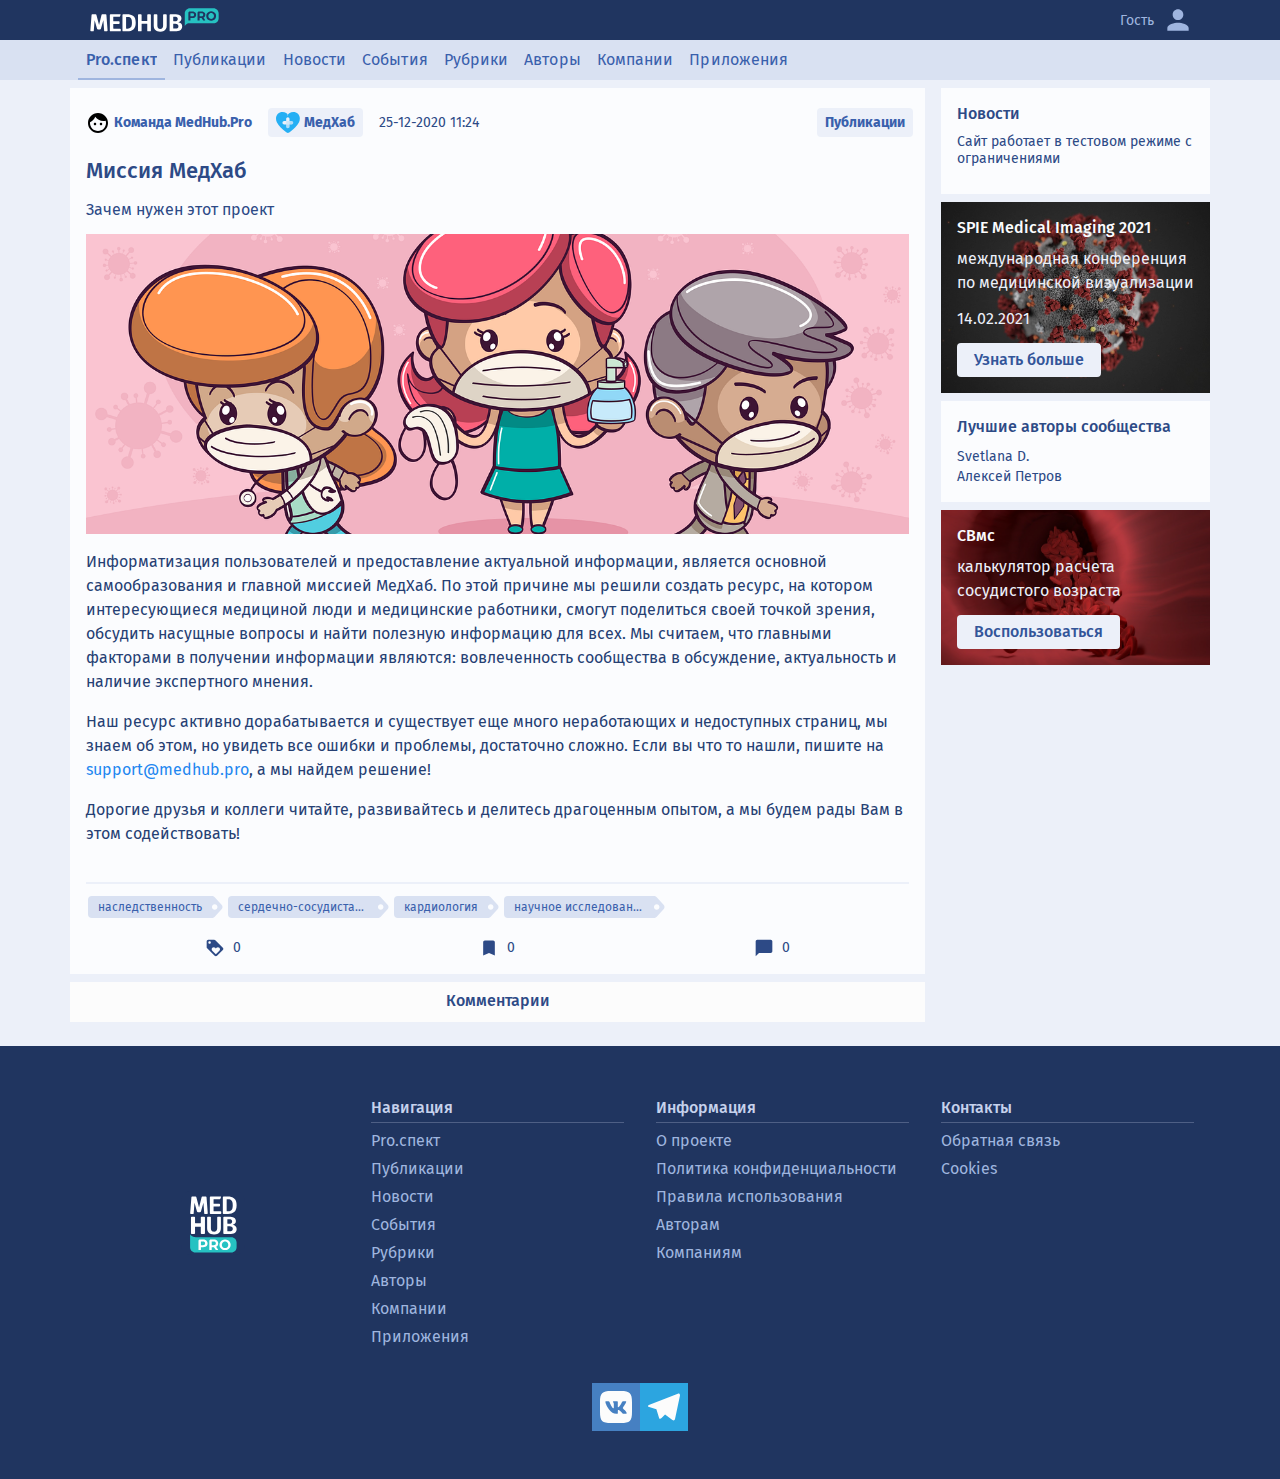
<file: post/1/index.html>
<!DOCTYPE html>
<html lang="ru">

<head>
    <!--*TITLE*-->
    <title>Миссия МедХаб</title>

    <!--*META*-->
    <meta charset="utf-8">
    <meta name="viewport" content="width=device-width, initial-scale=1, shrink-to-fit=no">
    <meta name="description" content="Социальное СМИ о медицине МедХаб">
    <meta name="Keywords" content="medhub, медхаб, медицинский портал, статьи, про медицину, по медицине, med, hub, медицинские, перевод, новости медицины" />
    <meta name="author" content="Medhub Team" />
    <meta name="copyright" content="Medhub" />

    <!--Помогаем Google определить месторасположение, а так же другую контактную информацию.-->
    <meta property="business:contact_data:email" content="info@medhub.pro" />
    <meta property="business:contact_data:website" content="https://medhub.pro/" />

    <!--Open Graph-->
    <meta name="og:title" content="MEDHUB" />
    <meta name="og:type" content="website" />
    <meta name="og:url" content="https://medhub.pro/" />
    <meta name="og:site_name" content="MEDHUB" />
    <meta name="og:description" content="Социальное СМИ о медицине МедХаб" />

    <meta name="og:email" content="info@medhub.pro" />

    <meta property="og:image" content="https://medhub.pro/img/social-image.png" /><!-- .svg, .png, .jpg, .WebP -->
    <meta property="og:image:type" content="image/png" /><!-- *MIME TYPE* "image/svg+xml", "image/png", "image/jpeg", "image/webp" -->

    <!--Twitter-->
    <meta name="twitter:card" content="summary_large_image">
    <meta name="twitter:title" content="MEDHUB">
    <meta name="twitter:description" content="Социальное СМИ о медицине МедХаб">
    <meta name="twitter:site" content="https://medhub.pro/">
    <meta name="twitter:image" content="https://medhub.pro/img/social-image.png">

    <!--*FAVICON*-->
    <link rel="shortcut icon" href="/img/favicon.png"><!-- .ico, .png, .svg, .WebP -->


    <!--*CASCADING STYLE SHEETS (CSS)*-->

    <!--UIkit CSS-->
    <link rel="stylesheet" href="/libs/UIkit/uikit.min.css">

    <!--AnimateCSS-->
    <link href="/libs/Animate-CSS/animate.min.css" rel="stylesheet">

    <!--colours-->
    <link href="/css/colours.css" rel="stylesheet">

    <!--main custom CSS-->
    <link href="/css/main.css" rel="stylesheet">


    <!--*JAVA SCRIPT (JS)*-->

    <!--VUEjs-->
    <script src="/libs/Vue/vue.min.js"></script>

    <!--AXIOS-->
    <script src="/libs/axios/axios.min.js"></script>

    <!--UIkit JS-->
    <script src="/libs/UIkit/uikit.min.js"></script>

    <!--Vue Toast Notification-->
    <script src="/libs/VueToastNotification/vue-toast-notification.js"></script>
    <link rel="stylesheet" href="/libs/VueToastNotification/theme-sugar.css">


    <!--*ICONS*-->
    <!--*UIkit Icons JS*-->
    <script src="/libs/UIkit/uikit-icons.min.js"></script>
    <script>
        (function(m,e,t,r,i,k,a){m[i]=m[i]||function(){(m[i].a=m[i].a||[]).push(arguments)};
            m[i].l=1*new Date();k=e.createElement(t),a=e.getElementsByTagName(t)[0],k.async=1,k.src=r,a.parentNode.insertBefore(k,a)})
        (window, document, "script", "https://mc.yandex.ru/metrika/tag.js", "ym");

        ym(70716103, "init", {
            clickmap:true,
            trackLinks:true,
            accurateTrackBounce:true
        });
    </script>
</head>

<body>
  <div class="site" id="app">
    <header class="site-header" id="top">
    <section class="site-header_mainbar">
      <div class="site-header_main u-container">


        <div class="o-burger_component">
          <button class="o-burger_btn" uk-toggle="target: #o-burger-slide">
            <svg class="e-icon--burger-menu" data-icon-color="light" data-icon-hover="light" xmlns="http://www.w3.org/2000/svg" width="32" height="32" viewBox="0 0 48 48">
              <title>Navigation Menu</title>
              <use xlink:href="/img/icons/ic_menu.svg#icon-menu"></use>
            </svg>
          </button>

          <div id="o-burger-slide" class="o-burger_content" uk-offcanvas="overlay: true">
            <div class="o-burger_menu uk-offcanvas-bar mdl-shadow--2dp">
              <button class="o-burger_menu-close uk-offcanvas-close" type="button" uk-close></button>
              <h3 class="o-burger_menu-title">Навигация</h3>
              <nav class="o-burger_nav">
                <a href="/" class="o-burger_menu-item">Pro.спект</a>
                <a href="/" class="o-burger_menu-item">Публикации</a>
                <a href="/" class="o-burger_menu-item">Новости</a>
                <a href="/" class="o-burger_menu-item">События</a>
                <a href="/" class="o-burger_menu-item">Рубрики</a>
                <a href="/" class="o-burger_menu-item">Авторы</a>
                <a href="/" class="o-burger_menu-item">Компании</a>
                <a href="/" class="o-burger_menu-item">Приложения</a>
              </nav>
            </div>
          </div>

        </div>


        <a href="/" class="site-header_logo wr-img">
          <img class="site-header_logo-pic" src="/img/logo-main-w_medhub.svg" height="32" alt="логотип Medhub.Pro">
        </a>

        <a href="/" class="site-header_profile-link" data-icon-color="light" data-icon-hover="light" uk-tooltip="регистрация будет доступна чуть позже">
          <span class="site-header_profile-label e-text--md">
            Гость
          </span>
          <span class="mod-p-0">
            <svg class="e-icon" xmlns="http://www.w3.org/2000/svg" width="32" height="32" viewBox="0 0 48 48">
              <path d="M24 24c4.42 0 8-3.59 8-8 0-4.42-3.58-8-8-8s-8 3.58-8 8c0 4.41 3.58 8 8 8zm0 4c-5.33 0-16 2.67-16 8v4h32v-4c0-5.33-10.67-8-16-8z" />
            </svg>
          </span>
        </a>

      </div>
    </section>

    <section class="site-header_navbar">
      <div class="site-header_nav u-container">
        <nav class="site-header_menu wr-links" aria-labelledby="site nav">
          <a href="/" class="site-header_link active c-btn--main">
            <span class="e-text">Pro.спект</span>
          </a>
          <a href="/" class="site-header_link c-btn--main">
            <span class="e-text">Публикации</span>
          </a>
          <a href="/" class="site-header_link c-btn--main">
            <span class="e-text">Новости</span>
          </a>
          <a href="/" class="site-header_link c-btn--main">
            <span class="e-text">События</span>
          </a>
          <a href="/" class="site-header_link c-btn--main">
            <span class="e-text">Рубрики</span>
          </a>
          <a href="/" class="site-header_link c-btn--main">
            <span class="e-text">Авторы</span>
          </a>
          <a href="/" class="site-header_link c-btn--main">
            <span class="e-text">Компании</span>
          </a>
          <a href="/" class="site-header_link c-btn--main">
            <span class="e-text">Приложения</span>
          </a>
        </nav>
      </div>
    </section>

  </header>
    <main class="site-body">
      <div class="page">
        <div class="page-body u-container">
          <div class="page-content">
            <div class="page-content_list">
              <article class="o-article">
                <div class="o-article_header e-text--md">
                  <div class="o-article_header-content">
                    <div class="o-article_meta">
                      <a href="#" class="o-article_meta-item c-btn--main e-text--bold">
                        <img src="/img/icons/ic_face.svg" alt="userpic" class="e-img--btn-pic" height="24" width="24">
                        <span class="o-article_author-name">Команда MedHub.Pro</span>
                      </a>
                      <a href="#" class="o-article_meta-item o-article_company-name c-btn--main e-text--bold">
                        <img src="/media/companies/Heart Health/Header-Logo.svg" alt="company-author logo" class="o-article_company-picto e-img--btn-pic" height="24" width="24">
                        <span class="o-article_company-label">МедХаб</span>
                      </a>
                      <time class="o-article_meta-item o-article_time-pub tg-base--strong" datetime="2020-12-25 11:24:12.0">25-12-2020 11:24</time>
                                    </div>
                                    <a href="/"
                                       class="o-article_category o-article_meta-item  c-btn--main e-text--bold">
                                        <span class="o-article_category-label">Публикации</span>
                                    </a>
                                </div>
                            </div>
                            <div class="o-article_body">
                                <h2 id="title" class="o-article_title e-h3 tg-base--strong">Миссия МедХаб</h2>
                                <p class="o-article_desc tg-base--strong">Зачем нужен этот проект</p>
                                <div class="o-article_hero">
                                    <img class="o-article_img" src="/media/posts/1/5306374.png" alt="">
                                </div>
                                <div class="o-article_content"><div class="o-article_content">
              <p>
                Информатизация пользователей и предоставление актуальной информации, является основной самообразования и главной миссией МедХаб. По этой причине мы решили создать ресурс, на котором интересующиеся медициной люди и медицинские работники, смогут поделиться своей точкой зрения, обсудить насущные вопросы и найти полезную информацию для всех. Мы считаем, что главными факторами в получении информации являются: вовлеченность сообщества в обсуждение, актуальность и наличие экспертного мнения.
              </p>
              <p>
                Наш ресурс активно дорабатывается и существует еще много неработающих и недоступных страниц, мы знаем об этом, но увидеть все ошибки и проблемы, достаточно сложно. Если вы что то нашли, пишите на <a href="mailto:support@medhub.pro">support@medhub.pro</a>, а мы найдем решение!
              </p>
              <p>
                Дорогие друзья и коллеги читайте, развивайтесь и делитесь драгоценным опытом, а мы будем рады Вам в этом содействовать!
              </p>
              </div></div>
                                
                            </div>
                            <div class="o-article_footer">
                                <hr class="e-hr">
                                <div class="o-article_tags">
                                    <a href="#" class="o-article_tag-link c-btn--main" title="наследственность">
                                        <small class="o-article_tag-text">наследственность</small>
                                    </a>
                                    <a href="#" class="o-article_tag-link c-btn--main"
                                       title="сердечно-сосудистая система">
                                        <small class="o-article_tag-text">сердечно-сосудистая система</small>
                                    </a>
                                    <a href="#" class="o-article_tag-link c-btn--main" title="кардиология">
                                        <small class="o-article_tag-text">кардиология</small>
                                    </a>
                                    <a href="#" class="o-article_tag-link c-btn--main" title="научное исследование">
                                        <small class="o-article_tag-text">научное исследование</small>
                                    </a>
                                </div>
                                <div class="o-article_stats">
              <span class="o-article_stats-item" data-article-stats="rating-icon"
                    uk-tooltip="Повышение рейтинга доступно только для зарегистрированных пользователей">
                <svg class="o-article_stats-icon e-icon--rating" height="20" width="20" viewBox="0 0 48 48">
                  <use xlink:href="/img/icons/ic_loyalty.svg#icon-rating"></use>
                </svg>
                <small class="o-article_stats-value tg-base--strong" data-article-stats="rating-value">
                  0
                </small>
              </span>
                                    <span class="o-article_stats-item" data-article-stats="bookmark-icon"
                                          uk-tooltip="Добавление в закладки доступно только для зарегистрированных пользователей">
                <svg class="o-article_stats-icon e-icon--bookmark" height="20" width="20" viewBox="0 0 48 48">
                  <use xlink:href="/img/icons/ic_bookmark.svg#icon-bookmark"></use>
                </svg>
                <small class="o-article_stats-value tg-base--strong" data-article-stats="bookmark-value">
                  0
                </small>
              </span>
                                    <span class="o-article_stats-item" data-article-stats="comments-icon">
                <svg class="o-article_stats-icon e-icon--comments" height="20" width="20" viewBox="0 0 48 48">
                  <use xlink:href="/img/icons/ic_chat_bubble.svg#icon-comments"></use>
                </svg>
                <small class="o-article_stats-value tg-base--strong" data-article-stats="comments-value">
                  0
                </small>
              </span>
                                </div>
                            </div>
                        </article>
                        <div class="o-article_comments">
                            <a class="o-article_comments-enter c-btn--main c-btn--fw" href="#post/comments"
                               uk-tooltip="Комментарии отсутствуют">
                                <h2 class="o-article_comments-title e-h5">
                                    <span class="tg-base--strong">Комментарии</span>
                                </h2>
                            </a>
                            <div class="o-article_comments-content">
                            </div>
                        </div>
                    </div>
                </div>
                <aside class="page-infobar">
    <div class="page-infobar_content" uk-sticky="bottom: #offset; bottom: true; offset: 8;">

        <div class="o-info-card">
            <div class="o-info-card_content">
                <h2 class="o-info-card_title e-h4">Новости</h2>
                <ul class="c-list">
                    <li class="c-list_item">
                        <a href="#" class="c-list_link">
                            <p class="tg-base--strong e-text--md">
                                Сайт работает в тестовом режиме с ограничениями
                            </p>
                        </a>
                    </li>
                </ul>
            </div>
        </div>

        <div class="o-info-card">
            <div class="o-info-card_cover">
                <img class="o-info-card_event-bg" src="/media/events/crownvir.jpeg" alt="изображение мероприятия">
                <div class="o-info-card_bg-color"></div>
            </div>
            <div class="o-info-card_content o-info-card--event">
                <div class="o-info-card_header">
                    <h2 class="o-info-card_title e-h4">
                        SPIE Medical Imaging 2021
                    </h2>
                </div>
                <div class="o-info-card_body">
                    <p class="o-info-card_desc">
                        международная конференция по медицинской визуализации
                    </p>
                    <p class="0-info-card_event-time">
                        14.02.2021
                    </p>
                    <a href="https://spie.org/conferences-and-exhibitions/medical-imaging" class="o-info-card_link" target="_blank">Узнать больше</a>
                </div>
                <div class="wtg-card_footer">
                </div>
            </div>
        </div>

        <div class="o-info-card">
            <div class="o-info-card_content">
                <h2 class="o-info-card_title e-h4 tg-base--strong">
                    Лучшие авторы сообщества
                </h2>
                <ul class="c-list">
                    <li class="c-list_item">
                        <a href="#" class="c-list_link">
                        <span class="tg-base--strong e-text--md mod-mb-0">
                          Svetlana D.
                        </span>
                        </a>
                    </li>
                    <li class="c-list_item">
                        <a href="#" class="c-list_link">
                        <span class="tg-base--strong e-text--md mod-mb-0">
                          Алексей Петров
                        </span>
                        </a>
                    </li>
                </ul>
            </div>
        </div>

        <div class="o-info-card">
            <div class="o-info-card_cover">
                <img class="o-info-card_event-bg" src="/media/apps/evams.jpg" alt="изображение приложения">
                <div class="o-info-card_bg-color"></div>
            </div>
            <div class="o-info-card_content o-info-card--event">
                <div class="o-info-card_header">
                    <h2 class="o-info-card_title e-h4">
                        СВмс
                    </h2>
                </div>
                <div class="o-info-card_body">
                    <p class="o-info-card_desc">
                        калькулятор расчета сосудистого возраста
                    </p>
                    <p class="0-info-card_event-time">
                    </p>
                    <a href="https://apps.medhub.pro/evams" class="o-info-card_link">Воспользоваться</a>
                </div>
                <div class="wtg-card_footer">
                </div>
            </div>
        </div>

    </div>
</aside>
            </div>
        </div>
    </main>
    <footer class="site-footer">

    <div class="site-footer_content u-container">

      <div class="site-footer_mainbar">
        <section class="site-footer_item">
          <a class="site-footer_logo" href="/">
            <img src="/img/logo-mini-w_medhub.svg" alt="medhub-logo-mini" class="e-logo--mini" height="64" width="64">
          </a>
        </section>
        <section class="site-footer_item">
          <h2 class="site-footer_title e-h5 tg-base--weak">
            Навигация
          </h2>
          <nav class="site-footer_menu">
            <a href="/" class="site-footer_link c-btn--main-rev">
              Pro.спект
            </a>
            <a href="/" class="site-footer_link c-btn--main-rev">
              Публикации
            </a>
            <a href="/" class="site-footer_link c-btn--main-rev">
              Новости
            </a>
            <a href="/" class="site-footer_link c-btn--main-rev">
              События
            </a>
            <a href="/" class="site-footer_link c-btn--main-rev">
              Рубрики
            </a>
            <a href="/" class="site-footer_link c-btn--main-rev">
              Авторы
            </a>
            <a href="/" class="site-footer_link c-btn--main-rev">
              Компании
            </a>
            <a href="/" class="site-footer_link c-btn--main-rev">
              Приложения
            </a>
          </nav>
        </section>

        <section class="site-footer_item">
          <h2 class="site-footer_title e-h5 tg-base--weak">
            Информация
          </h2>
          <nav class="site-footer_menu">
            <a href="/about" class="site-footer_link c-btn--main-rev">
              О проекте
            </a>
            <a href="/fz152" class="site-footer_link c-btn--main-rev">
              Политика конфиденциальности
            </a>
            <a href="/agreement" class="site-footer_link c-btn--main-rev">
              Правила использования
            </a>
            <a href="/for-authors" class="site-footer_link c-btn--main-rev">
              Авторам
            </a>
            <a href="/for-companies" class="site-footer_link c-btn--main-rev">
              Компаниям
            </a>
          </nav>
        </section>

        <section class="site-footer_item">
          <h2 class="site-footer_title e-h5 tg-base--weak">
            Контакты
          </h2>
          <nav class="site-footer_menu">
            <a href="mailto:feedback@medhub.pro" class="site-footer_link c-btn--main-rev" target="_blank">
              Обратная связь
            </a>
              <a href="#modal-cookies" class="site-footer_link c-btn--main-rev" uk-toggle>
                Cookies
              </a>
          </nav>
        </section>
      </div>

      <div class="site-footer_social">
        <a href="https://vk.com/medhubpro" class="site-footer_social-link" target="_blank">
          <div class="e-icon--vk">
            <svg id="icon-fb" role="img" height="32" width="32" viewBox="0 0 24 24" xmlns="http://www.w3.org/2000/svg">
              <title>VK</title>
              <use xlink:href="/img/icons/vk.svg#icon-vk"></use>
            </svg>
          </div>
        </a>
        <a href="https://t.me/medhub_channel" class="site-footer_social-link" target="_blank">
          <div class="e-icon--tg">
            <svg id="icon-tg" role="img" height="32" width="32" viewBox="0 0 24 24" xmlns="http://www.w3.org/2000/svg">
              <title>Telegram</title>
              <use xlink:href="/img/icons/telegram.svg#icon-tg"></use>
            </svg>
          </div>
        </a>
      </div>

    </div><!-- /site-footer_content -->

  </footer>
</div>
<script>
    Vue.use(VueToast, {
        position: 'top'
    });
</script>
<script async src="/js/app.js"></script>
<script async src="/js/main.js"></script>
</body>
</html>
</file>
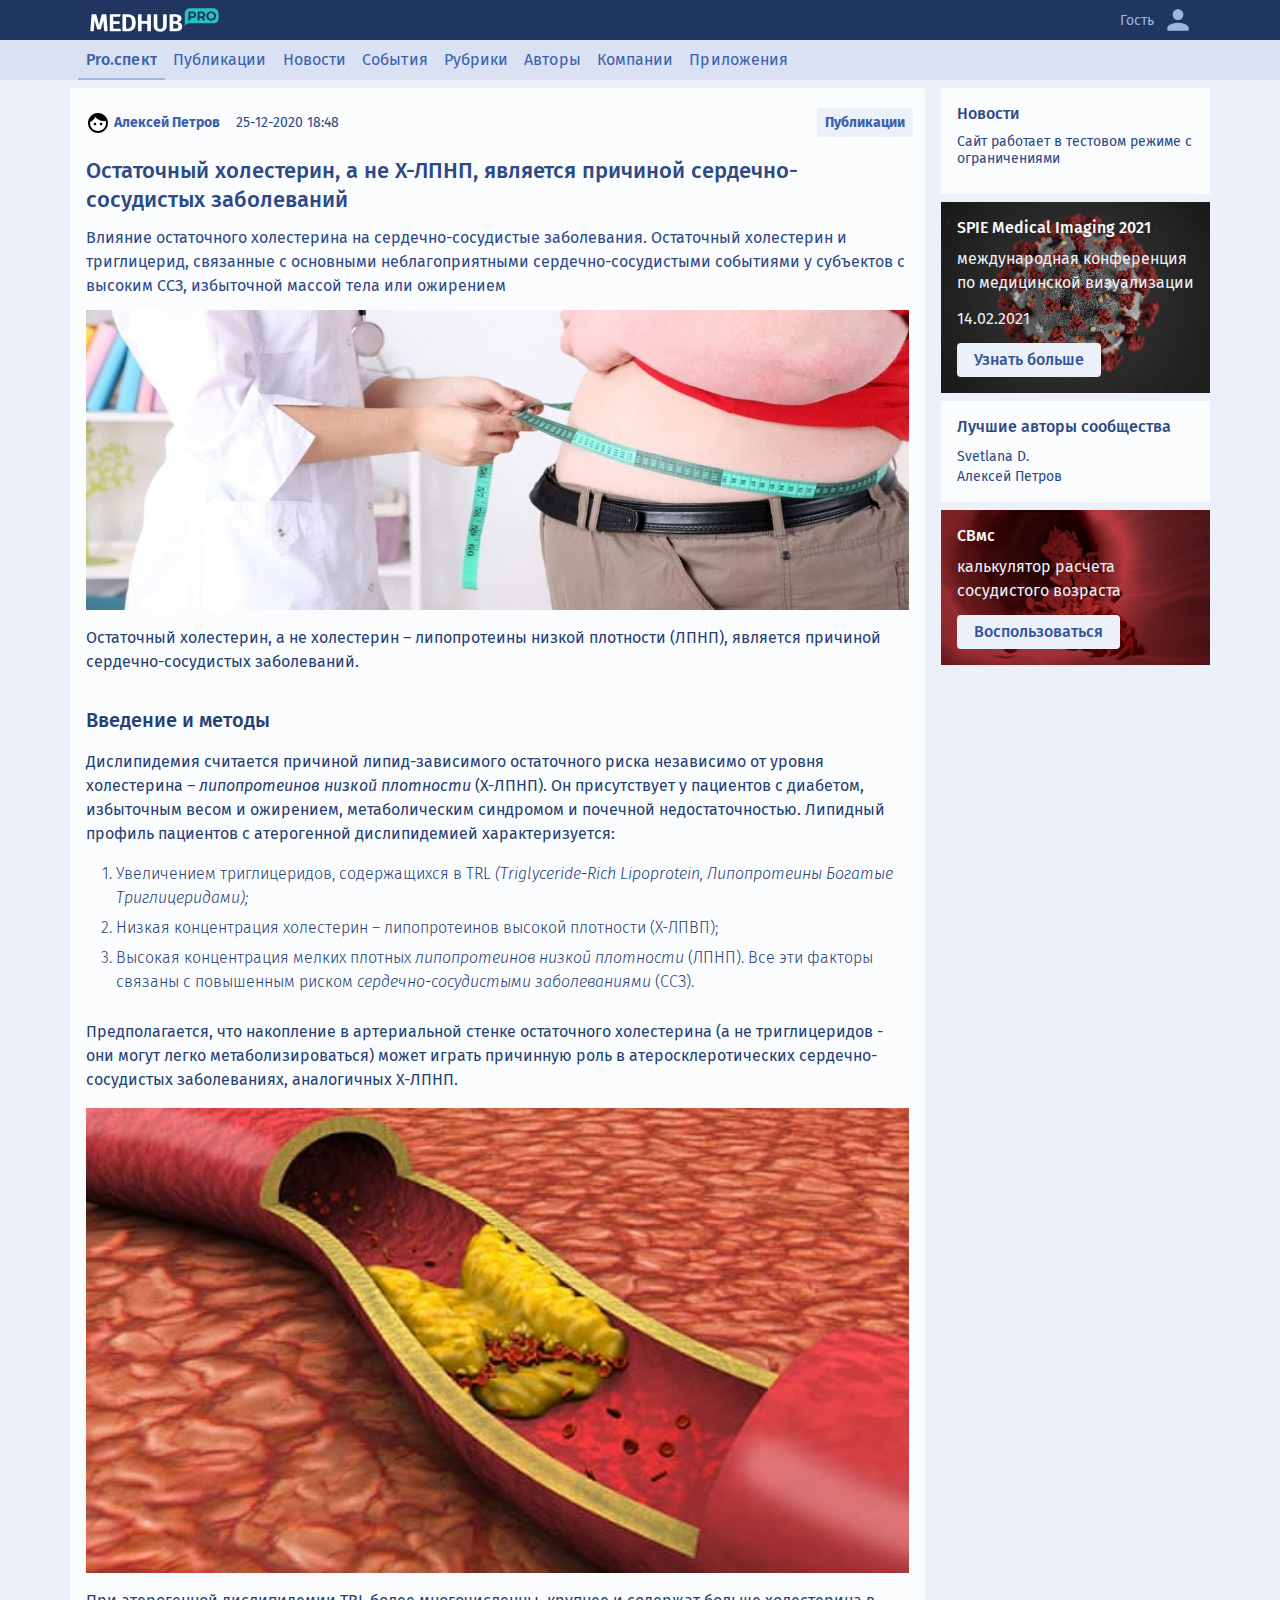
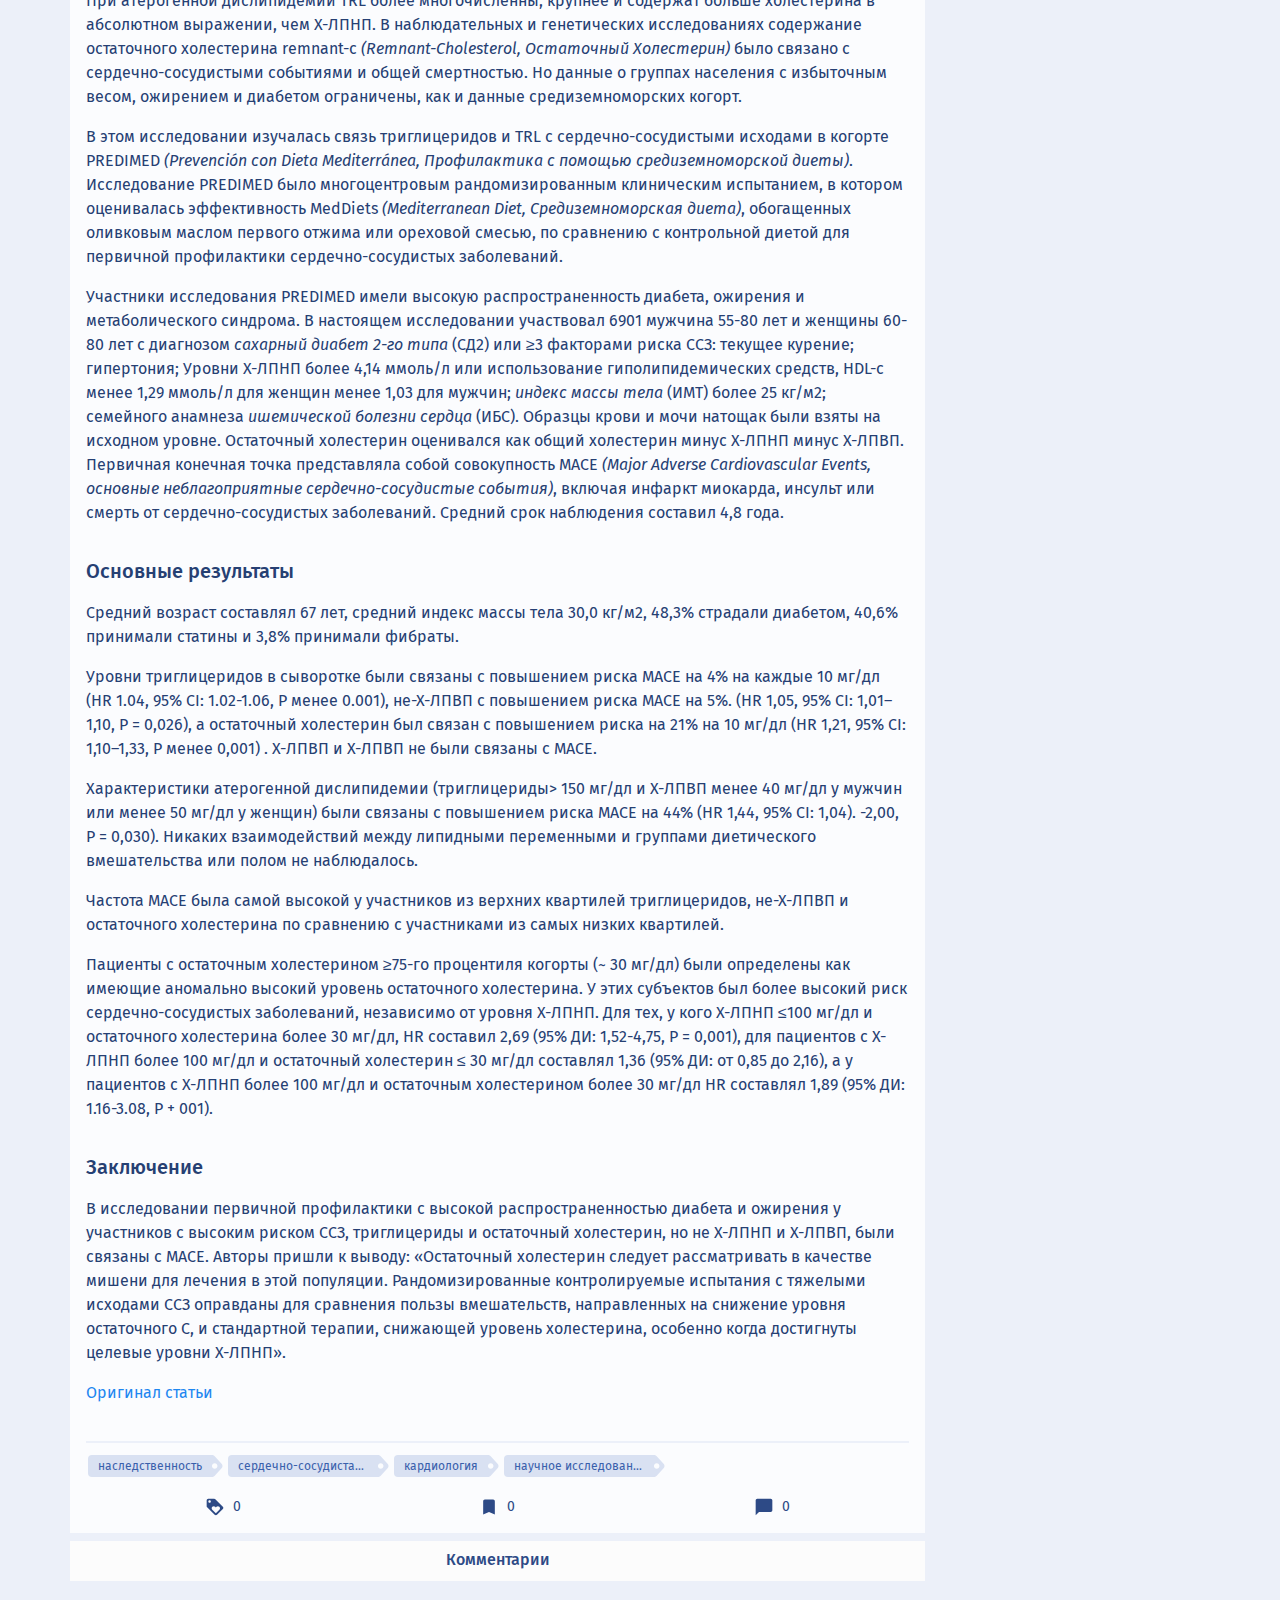
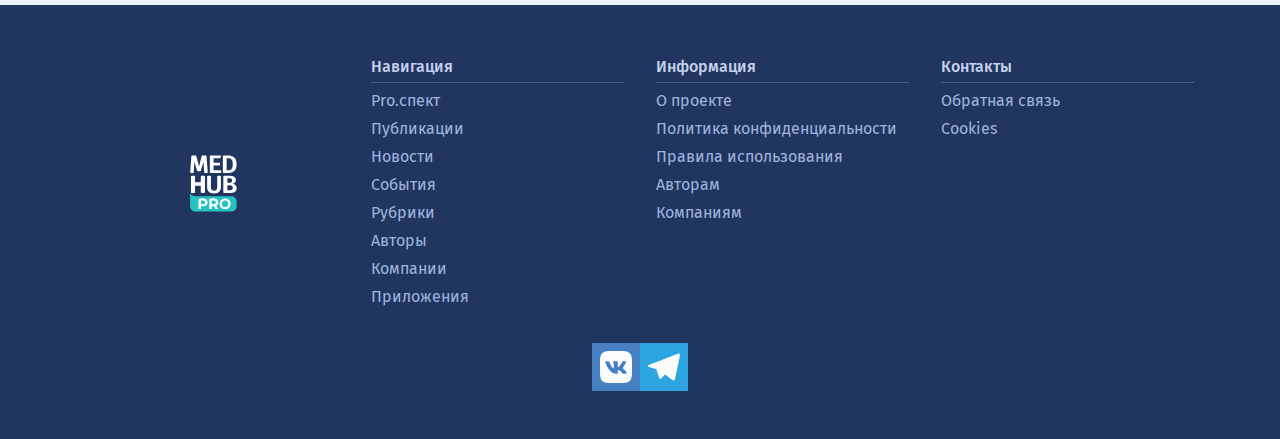
<file: post/2/index.html>
<!DOCTYPE html>
<html lang="ru">

<head>
    <!--*TITLE*-->
    <title>Остаточный холестерин, а не Х-ЛПНП, является причиной сердечно-сосудистых заболеваний</title>

    <!--*META*-->
    <meta charset="utf-8">
    <meta name="viewport" content="width=device-width, initial-scale=1, shrink-to-fit=no">
    <meta name="description" content="Социальное СМИ о медицине МедХаб">
    <meta name="Keywords" content="medhub, медхаб, медицинский портал, статьи, про медицину, по медицине, med, hub, медицинские, перевод, новости медицины" />
    <meta name="author" content="Medhub Team" />
    <meta name="copyright" content="Medhub" />

    <!--Помогаем Google определить месторасположение, а так же другую контактную информацию.-->
    <meta property="business:contact_data:email" content="info@medhub.pro" />
    <meta property="business:contact_data:website" content="https://medhub.pro/" />

    <!--Open Graph-->
    <meta name="og:title" content="MEDHUB" />
    <meta name="og:type" content="website" />
    <meta name="og:url" content="https://medhub.pro/" />
    <meta name="og:site_name" content="MEDHUB" />
    <meta name="og:description" content="Социальное СМИ о медицине МедХаб" />

    <meta name="og:email" content="info@medhub.pro" />

    <meta property="og:image" content="https://medhub.pro/img/social-image.png" /><!-- .svg, .png, .jpg, .WebP -->
    <meta property="og:image:type" content="image/png" /><!-- *MIME TYPE* "image/svg+xml", "image/png", "image/jpeg", "image/webp" -->

    <!--Twitter-->
    <meta name="twitter:card" content="summary_large_image">
    <meta name="twitter:title" content="MEDHUB">
    <meta name="twitter:description" content="Социальное СМИ о медицине МедХаб">
    <meta name="twitter:site" content="https://medhub.pro/">
    <meta name="twitter:image" content="https://medhub.pro/img/social-image.png">

    <!--*FAVICON*-->
    <link rel="shortcut icon" href="/img/favicon.png"><!-- .ico, .png, .svg, .WebP -->


    <!--*CASCADING STYLE SHEETS (CSS)*-->

    <!--UIkit CSS-->
    <link rel="stylesheet" href="/libs/UIkit/uikit.min.css">

    <!--AnimateCSS-->
    <link href="/libs/Animate-CSS/animate.min.css" rel="stylesheet">

    <!--colours-->
    <link href="/css/colours.css" rel="stylesheet">

    <!--main custom CSS-->
    <link href="/css/main.css" rel="stylesheet">


    <!--*JAVA SCRIPT (JS)*-->

    <!--VUEjs-->
    <script src="/libs/Vue/vue.min.js"></script>

    <!--AXIOS-->
    <script src="/libs/axios/axios.min.js"></script>

    <!--UIkit JS-->
    <script src="/libs/UIkit/uikit.min.js"></script>

    <!--Vue Toast Notification-->
    <script src="/libs/VueToastNotification/vue-toast-notification.js"></script>
    <link rel="stylesheet" href="/libs/VueToastNotification/theme-sugar.css">


    <!--*ICONS*-->
    <!--*UIkit Icons JS*-->
    <script src="/libs/UIkit/uikit-icons.min.js"></script>
    <script>
        (function(m,e,t,r,i,k,a){m[i]=m[i]||function(){(m[i].a=m[i].a||[]).push(arguments)};
            m[i].l=1*new Date();k=e.createElement(t),a=e.getElementsByTagName(t)[0],k.async=1,k.src=r,a.parentNode.insertBefore(k,a)})
        (window, document, "script", "https://mc.yandex.ru/metrika/tag.js", "ym");

        ym(70716103, "init", {
            clickmap:true,
            trackLinks:true,
            accurateTrackBounce:true
        });
    </script>
</head>

<body>
  <div class="site" id="app">
    <header class="site-header" id="top">
    <section class="site-header_mainbar">
      <div class="site-header_main u-container">


        <div class="o-burger_component">
          <button class="o-burger_btn" uk-toggle="target: #o-burger-slide">
            <svg class="e-icon--burger-menu" data-icon-color="light" data-icon-hover="light" xmlns="http://www.w3.org/2000/svg" width="32" height="32" viewBox="0 0 48 48">
              <title>Navigation Menu</title>
              <use xlink:href="/img/icons/ic_menu.svg#icon-menu"></use>
            </svg>
          </button>

          <div id="o-burger-slide" class="o-burger_content" uk-offcanvas="overlay: true">
            <div class="o-burger_menu uk-offcanvas-bar mdl-shadow--2dp">
              <button class="o-burger_menu-close uk-offcanvas-close" type="button" uk-close></button>
              <h3 class="o-burger_menu-title">Навигация</h3>
              <nav class="o-burger_nav">
                <a href="/" class="o-burger_menu-item">Pro.спект</a>
                <a href="/" class="o-burger_menu-item">Публикации</a>
                <a href="/" class="o-burger_menu-item">Новости</a>
                <a href="/" class="o-burger_menu-item">События</a>
                <a href="/" class="o-burger_menu-item">Рубрики</a>
                <a href="/" class="o-burger_menu-item">Авторы</a>
                <a href="/" class="o-burger_menu-item">Компании</a>
                <a href="/" class="o-burger_menu-item">Приложения</a>
              </nav>
            </div>
          </div>

        </div>


        <a href="/" class="site-header_logo wr-img">
          <img class="site-header_logo-pic" src="/img/logo-main-w_medhub.svg" height="32" alt="логотип Medhub.Pro">
        </a>

        <a href="/" class="site-header_profile-link" data-icon-color="light" data-icon-hover="light" uk-tooltip="регистрация будет доступна чуть позже">
          <span class="site-header_profile-label e-text--md">
            Гость
          </span>
          <span class="mod-p-0">
            <svg class="e-icon" xmlns="http://www.w3.org/2000/svg" width="32" height="32" viewBox="0 0 48 48">
              <path d="M24 24c4.42 0 8-3.59 8-8 0-4.42-3.58-8-8-8s-8 3.58-8 8c0 4.41 3.58 8 8 8zm0 4c-5.33 0-16 2.67-16 8v4h32v-4c0-5.33-10.67-8-16-8z" />
            </svg>
          </span>
        </a>

      </div>
    </section>

    <section class="site-header_navbar">
      <div class="site-header_nav u-container">
        <nav class="site-header_menu wr-links" aria-labelledby="site nav">
          <a href="/" class="site-header_link active c-btn--main">
            <span class="e-text">Pro.спект</span>
          </a>
          <a href="/" class="site-header_link c-btn--main">
            <span class="e-text">Публикации</span>
          </a>
          <a href="/" class="site-header_link c-btn--main">
            <span class="e-text">Новости</span>
          </a>
          <a href="/" class="site-header_link c-btn--main">
            <span class="e-text">События</span>
          </a>
          <a href="/" class="site-header_link c-btn--main">
            <span class="e-text">Рубрики</span>
          </a>
          <a href="/" class="site-header_link c-btn--main">
            <span class="e-text">Авторы</span>
          </a>
          <a href="/" class="site-header_link c-btn--main">
            <span class="e-text">Компании</span>
          </a>
          <a href="/" class="site-header_link c-btn--main">
            <span class="e-text">Приложения</span>
          </a>
        </nav>
      </div>
    </section>

  </header>
    <main class="site-body">
      <div class="page">
        <div class="page-body u-container">
          <div class="page-content">
            <div class="page-content_list">
              <article class="o-article">
                <div class="o-article_header e-text--md">
                  <div class="o-article_header-content">
                    <div class="o-article_meta">
                      <a href="#" class="o-article_meta-item c-btn--main e-text--bold">
                        <img src="/img/icons/ic_face.svg" alt="userpic" class="e-img--btn-pic" height="24" width="24">
                        <span class="o-article_author-name">Алексей Петров</span>
                      </a>
                      
                      <time class="o-article_meta-item o-article_time-pub tg-base--strong" datetime="2020-12-25 18:48:00.0">25-12-2020 18:48</time>
                                    </div>
                                    <a href="/"
                                       class="o-article_category o-article_meta-item  c-btn--main e-text--bold">
                                        <span class="o-article_category-label">Публикации</span>
                                    </a>
                                </div>
                            </div>
                            <div class="o-article_body">
                                <h2 id="title" class="o-article_title e-h3 tg-base--strong">Остаточный холестерин, а не Х-ЛПНП, является причиной сердечно-сосудистых заболеваний</h2>
                                <p class="o-article_desc tg-base--strong">Влияние остаточного холестерина на сердечно-сосудистые заболевания. Остаточный холестерин и триглицерид, связанные с основными неблагоприятными сердечно-сосудистыми событиями у субъектов с высоким ССЗ, избыточной массой тела или ожирением</p>
                                <div class="o-article_hero">
                                    <img class="o-article_img" src="/media/posts/2/ostatochniy-holesterin.jpg" alt="">
                                </div>
                                <div class="o-article_content"><div class="o-article_content">
              <p>
                Остаточный холестерин, а не холестерин – липопротеины низкой плотности (ЛПНП), является причиной сердечно-сосудистых заболеваний.
              </p>
              <h3>Введение и методы</h3>
              <p>
                Дислипидемия считается причиной липид-зависимого остаточного риска независимо от уровня холестерина – <i>липопротеинов низкой плотности</i> (Х-ЛПНП). Он присутствует у пациентов с диабетом, избыточным весом и ожирением, метаболическим синдромом и почечной недостаточностью. Липидный профиль пациентов с атерогенной дислипидемией характеризуется:
              </p>
              <ol>
                <li>
                  Увеличением триглицеридов, содержащихся в TRL <i>(Triglyceride-Rich Lipoprotein, Липопротеины Богатые Триглицеридами);</i>
                </li>
                <li>
                  Низкая концентрация холестерин – липопротеинов высокой плотности (Х-ЛПВП);
                </li>
                <li>
                  Высокая концентрация мелких плотных <i>липопротеинов низкой плотности</i> (ЛПНП). Все эти факторы связаны с повышенным риском <i>сердечно-сосудистыми заболеваниями</i> (ССЗ).
                </li>
              </ol>
              <p>
                Предполагается, что накопление в артериальной стенке остаточного холестерина (а не триглицеридов - они могут легко метаболизироваться) может играть причинную роль в атеросклеротических сердечно-сосудистых заболеваниях, аналогичных Х-ЛПНП.
              </p>
              <img src="/media/posts/2/cholesterin.jpg" alt="">
              <p>
                При атерогенной дислипидемии TRL более многочисленны, крупнее и содержат больше холестерина в абсолютном выражении, чем Х-ЛПНП. В наблюдательных и генетических исследованиях содержание остаточного холестерина remnant-c <i>(Remnant-Cholesterol, Остаточный Холестерин)</i> было связано с сердечно-сосудистыми событиями и общей смертностью. Но данные о группах населения с избыточным весом, ожирением и диабетом ограничены, как и данные средиземноморских когорт.
              </p>
              <p>
                В этом исследовании изучалась связь триглицеридов и TRL с сердечно-сосудистыми исходами в когорте PREDIMED <i>(Prevención con Dieta Mediterránea, Профилактика с помощью средиземноморской диеты)</i>. Исследование PREDIMED было многоцентровым рандомизированным клиническим испытанием, в котором оценивалась эффективность MedDiets <i>(Mediterranean Diet, Средиземноморская диета)</i>, обогащенных оливковым маслом первого отжима или ореховой смесью, по сравнению с контрольной диетой для первичной профилактики сердечно-сосудистых заболеваний.
              </p>
              <p>
                Участники исследования PREDIMED имели высокую распространенность диабета, ожирения и метаболического синдрома. В настоящем исследовании участвовал 6901 мужчина 55-80 лет и женщины 60-80 лет с диагнозом <i>сахарный диабет 2-го типа</i> (СД2) или ≥3 факторами риска ССЗ: текущее курение; гипертония; Уровни Х-ЛПНП более 4,14 ммоль/л или использование гиполипидемических средств, HDL-c менее 1,29 ммоль/л для женщин менее 1,03 для мужчин; <i>индекс массы тела</i> (ИМТ) более 25 кг/м2; семейного анамнеза <i>ишемической болезни сердца</i> (ИБС). Образцы крови и мочи натощак были взяты на исходном уровне. Остаточный холестерин оценивался как общий холестерин минус Х-ЛПНП минус Х-ЛПВП. Первичная конечная точка представляла собой совокупность MACE <i>(Major Adverse Cardiovascular Events, основные неблагоприятные сердечно-сосудистые события)</i>, включая инфаркт миокарда, инсульт или смерть от сердечно-сосудистых заболеваний. Средний срок наблюдения составил 4,8 года.
              </p>
              <h3>Основные результаты</h3>
              <p>
                Средний возраст составлял 67 лет, средний индекс массы тела 30,0 кг/м2, 48,3% страдали диабетом, 40,6% принимали статины и 3,8% принимали фибраты.
              </p>
              <p>
                Уровни триглицеридов в сыворотке были связаны с повышением риска MACE на 4% на каждые 10 мг/дл (HR 1.04, 95% CI: 1.02-1.06, P менее 0.001), не-Х-ЛПВП с повышением риска MACE на 5%. (HR 1,05, 95% CI: 1,01–1,10, P = 0,026), а остаточный холестерин был связан с повышением риска на 21% на 10 мг/дл (HR 1,21, 95% CI: 1,10–1,33, P менее 0,001) . Х-ЛПВП и Х-ЛПВП не были связаны с MACE.
              </p>
              <p>
                Характеристики атерогенной дислипидемии (триглицериды> 150 мг/дл и Х-ЛПВП менее 40 мг/дл у мужчин или менее 50 мг/дл у женщин) были связаны с повышением риска MACE на 44% (HR 1,44, 95% CI: 1,04). -2,00, P = 0,030). Никаких взаимодействий между липидными переменными и группами диетического вмешательства или полом не наблюдалось.
              </p>
              <p>
                Частота MACE была самой высокой у участников из верхних квартилей триглицеридов, не-Х-ЛПВП и остаточного холестерина по сравнению с участниками из самых низких квартилей.
              </p>
              <p>
                Пациенты с остаточным холестерином ≥75-го процентиля когорты (~ 30 мг/дл) были определены как имеющие аномально высокий уровень остаточного холестерина. У этих субъектов был более высокий риск сердечно-сосудистых заболеваний, независимо от уровня Х-ЛПНП. Для тех, у кого Х-ЛПНП ≤100 мг/дл и остаточного холестерина более 30 мг/дл, HR составил 2,69 (95% ДИ: 1,52-4,75, P = 0,001), для пациентов с Х-ЛПНП более 100 мг/дл и остаточный холестерин ≤ 30 мг/дл составлял 1,36 (95% ДИ: от 0,85 до 2,16), а у пациентов с Х-ЛПНП более 100 мг/дл и остаточным холестерином более 30 мг/дл HR составлял 1,89 (95% ДИ: 1.16-3.08, P + 001).
              </p>
              <h3>Заключение</h3>
              <p>
                В исследовании первичной профилактики с высокой распространенностью диабета и ожирения у участников с высоким риском ССЗ, триглицериды и остаточный холестерин, но не Х-ЛПНП и Х-ЛПВП, были связаны с MACE. Авторы пришли к выводу: «Остаточный холестерин следует рассматривать в качестве мишени для лечения в этой популяции. Рандомизированные контролируемые испытания с тяжелыми исходами ССЗ оправданы для сравнения пользы вмешательств, направленных на снижение уровня остаточного C, и стандартной терапии, снижающей уровень холестерина, особенно когда достигнуты целевые уровни Х-ЛПНП».
              </p>
              <p>
                <a href="https://www.jacc.org/doi/10.1016/j.jacc.2020.10.008" target="_blank">Оригинал статьи</a>
              </p>
            </div></div>
                            </div>
                            <div class="o-article_footer">
                                <hr class="e-hr">
                                <div class="o-article_tags">
                                    <a href="#" class="o-article_tag-link c-btn--main" title="наследственность">
                                        <small class="o-article_tag-text">наследственность</small>
                                    </a>
                                    <a href="#" class="o-article_tag-link c-btn--main"
                                       title="сердечно-сосудистая система">
                                        <small class="o-article_tag-text">сердечно-сосудистая система</small>
                                    </a>
                                    <a href="#" class="o-article_tag-link c-btn--main" title="кардиология">
                                        <small class="o-article_tag-text">кардиология</small>
                                    </a>
                                    <a href="#" class="o-article_tag-link c-btn--main" title="научное исследование">
                                        <small class="o-article_tag-text">научное исследование</small>
                                    </a>
                                </div>
                                <div class="o-article_stats">
              <span class="o-article_stats-item" data-article-stats="rating-icon"
                    uk-tooltip="Повышение рейтинга доступно только для зарегистрированных пользователей">
                <svg class="o-article_stats-icon e-icon--rating" height="20" width="20" viewBox="0 0 48 48">
                  <use xlink:href="/img/icons/ic_loyalty.svg#icon-rating"></use>
                </svg>
                <small class="o-article_stats-value tg-base--strong" data-article-stats="rating-value">
                  0
                </small>
              </span>
                                    <span class="o-article_stats-item" data-article-stats="bookmark-icon"
                                          uk-tooltip="Добавление в закладки доступно только для зарегистрированных пользователей">
                <svg class="o-article_stats-icon e-icon--bookmark" height="20" width="20" viewBox="0 0 48 48">
                  <use xlink:href="/img/icons/ic_bookmark.svg#icon-bookmark"></use>
                </svg>
                <small class="o-article_stats-value tg-base--strong" data-article-stats="bookmark-value">
                  0
                </small>
              </span>
                                    <span class="o-article_stats-item" data-article-stats="comments-icon">
                <svg class="o-article_stats-icon e-icon--comments" height="20" width="20" viewBox="0 0 48 48">
                  <use xlink:href="/img/icons/ic_chat_bubble.svg#icon-comments"></use>
                </svg>
                <small class="o-article_stats-value tg-base--strong" data-article-stats="comments-value">
                  0
                </small>
              </span>
                                </div>
                            </div>
                        </article>
                        <div class="o-article_comments">
                            <a class="o-article_comments-enter c-btn--main c-btn--fw" href="#post/comments"
                               uk-tooltip="Комментарии отсутствуют">
                                <h2 class="o-article_comments-title e-h5">
                                    <span class="tg-base--strong">Комментарии</span>
                                </h2>
                            </a>
                            <div class="o-article_comments-content">
                            </div>
                        </div>
                    </div>
                </div>
                <aside class="page-infobar">
    <div class="page-infobar_content" uk-sticky="bottom: #offset; bottom: true; offset: 8;">

        <div class="o-info-card">
            <div class="o-info-card_content">
                <h2 class="o-info-card_title e-h4">Новости</h2>
                <ul class="c-list">
                    <li class="c-list_item">
                        <a href="#" class="c-list_link">
                            <p class="tg-base--strong e-text--md">
                                Сайт работает в тестовом режиме с ограничениями
                            </p>
                        </a>
                    </li>
                </ul>
            </div>
        </div>

        <div class="o-info-card">
            <div class="o-info-card_cover">
                <img class="o-info-card_event-bg" src="/media/events/crownvir.jpeg" alt="изображение мероприятия">
                <div class="o-info-card_bg-color"></div>
            </div>
            <div class="o-info-card_content o-info-card--event">
                <div class="o-info-card_header">
                    <h2 class="o-info-card_title e-h4">
                        SPIE Medical Imaging 2021
                    </h2>
                </div>
                <div class="o-info-card_body">
                    <p class="o-info-card_desc">
                        международная конференция по медицинской визуализации
                    </p>
                    <p class="0-info-card_event-time">
                        14.02.2021
                    </p>
                    <a href="https://spie.org/conferences-and-exhibitions/medical-imaging" class="o-info-card_link" target="_blank">Узнать больше</a>
                </div>
                <div class="wtg-card_footer">
                </div>
            </div>
        </div>

        <div class="o-info-card">
            <div class="o-info-card_content">
                <h2 class="o-info-card_title e-h4 tg-base--strong">
                    Лучшие авторы сообщества
                </h2>
                <ul class="c-list">
                    <li class="c-list_item">
                        <a href="#" class="c-list_link">
                        <span class="tg-base--strong e-text--md mod-mb-0">
                          Svetlana D.
                        </span>
                        </a>
                    </li>
                    <li class="c-list_item">
                        <a href="#" class="c-list_link">
                        <span class="tg-base--strong e-text--md mod-mb-0">
                          Алексей Петров
                        </span>
                        </a>
                    </li>
                </ul>
            </div>
        </div>

        <div class="o-info-card">
            <div class="o-info-card_cover">
                <img class="o-info-card_event-bg" src="/media/apps/evams.jpg" alt="изображение приложения">
                <div class="o-info-card_bg-color"></div>
            </div>
            <div class="o-info-card_content o-info-card--event">
                <div class="o-info-card_header">
                    <h2 class="o-info-card_title e-h4">
                        СВмс
                    </h2>
                </div>
                <div class="o-info-card_body">
                    <p class="o-info-card_desc">
                        калькулятор расчета сосудистого возраста
                    </p>
                    <p class="0-info-card_event-time">
                    </p>
                    <a href="https://apps.medhub.pro/evams" class="o-info-card_link">Воспользоваться</a>
                </div>
                <div class="wtg-card_footer">
                </div>
            </div>
        </div>

    </div>
</aside>
            </div>
        </div>
    </main>
    <footer class="site-footer">

    <div class="site-footer_content u-container">

      <div class="site-footer_mainbar">
        <section class="site-footer_item">
          <a class="site-footer_logo" href="/">
            <img src="/img/logo-mini-w_medhub.svg" alt="medhub-logo-mini" class="e-logo--mini" height="64" width="64">
          </a>
        </section>
        <section class="site-footer_item">
          <h2 class="site-footer_title e-h5 tg-base--weak">
            Навигация
          </h2>
          <nav class="site-footer_menu">
            <a href="/" class="site-footer_link c-btn--main-rev">
              Pro.спект
            </a>
            <a href="/" class="site-footer_link c-btn--main-rev">
              Публикации
            </a>
            <a href="/" class="site-footer_link c-btn--main-rev">
              Новости
            </a>
            <a href="/" class="site-footer_link c-btn--main-rev">
              События
            </a>
            <a href="/" class="site-footer_link c-btn--main-rev">
              Рубрики
            </a>
            <a href="/" class="site-footer_link c-btn--main-rev">
              Авторы
            </a>
            <a href="/" class="site-footer_link c-btn--main-rev">
              Компании
            </a>
            <a href="/" class="site-footer_link c-btn--main-rev">
              Приложения
            </a>
          </nav>
        </section>

        <section class="site-footer_item">
          <h2 class="site-footer_title e-h5 tg-base--weak">
            Информация
          </h2>
          <nav class="site-footer_menu">
            <a href="/about" class="site-footer_link c-btn--main-rev">
              О проекте
            </a>
            <a href="/fz152" class="site-footer_link c-btn--main-rev">
              Политика конфиденциальности
            </a>
            <a href="/agreement" class="site-footer_link c-btn--main-rev">
              Правила использования
            </a>
            <a href="/for-authors" class="site-footer_link c-btn--main-rev">
              Авторам
            </a>
            <a href="/for-companies" class="site-footer_link c-btn--main-rev">
              Компаниям
            </a>
          </nav>
        </section>

        <section class="site-footer_item">
          <h2 class="site-footer_title e-h5 tg-base--weak">
            Контакты
          </h2>
          <nav class="site-footer_menu">
            <a href="mailto:feedback@medhub.pro" class="site-footer_link c-btn--main-rev" target="_blank">
              Обратная связь
            </a>
              <a href="#modal-cookies" class="site-footer_link c-btn--main-rev" uk-toggle>
                Cookies
              </a>
          </nav>
        </section>
      </div>

      <div class="site-footer_social">
        <a href="https://vk.com/medhubpro" class="site-footer_social-link" target="_blank">
          <div class="e-icon--vk">
            <svg id="icon-fb" role="img" height="32" width="32" viewBox="0 0 24 24" xmlns="http://www.w3.org/2000/svg">
              <title>VK</title>
              <use xlink:href="/img/icons/vk.svg#icon-vk"></use>
            </svg>
          </div>
        </a>
        <a href="https://t.me/medhub_channel" class="site-footer_social-link" target="_blank">
          <div class="e-icon--tg">
            <svg id="icon-tg" role="img" height="32" width="32" viewBox="0 0 24 24" xmlns="http://www.w3.org/2000/svg">
              <title>Telegram</title>
              <use xlink:href="/img/icons/telegram.svg#icon-tg"></use>
            </svg>
          </div>
        </a>
      </div>

    </div><!-- /site-footer_content -->

  </footer>
</div>
<script>
    Vue.use(VueToast, {
        position: 'top'
    });
</script>
<script async src="/js/app.js"></script>
<script async src="/js/main.js"></script>
</body>
</html>
</file>
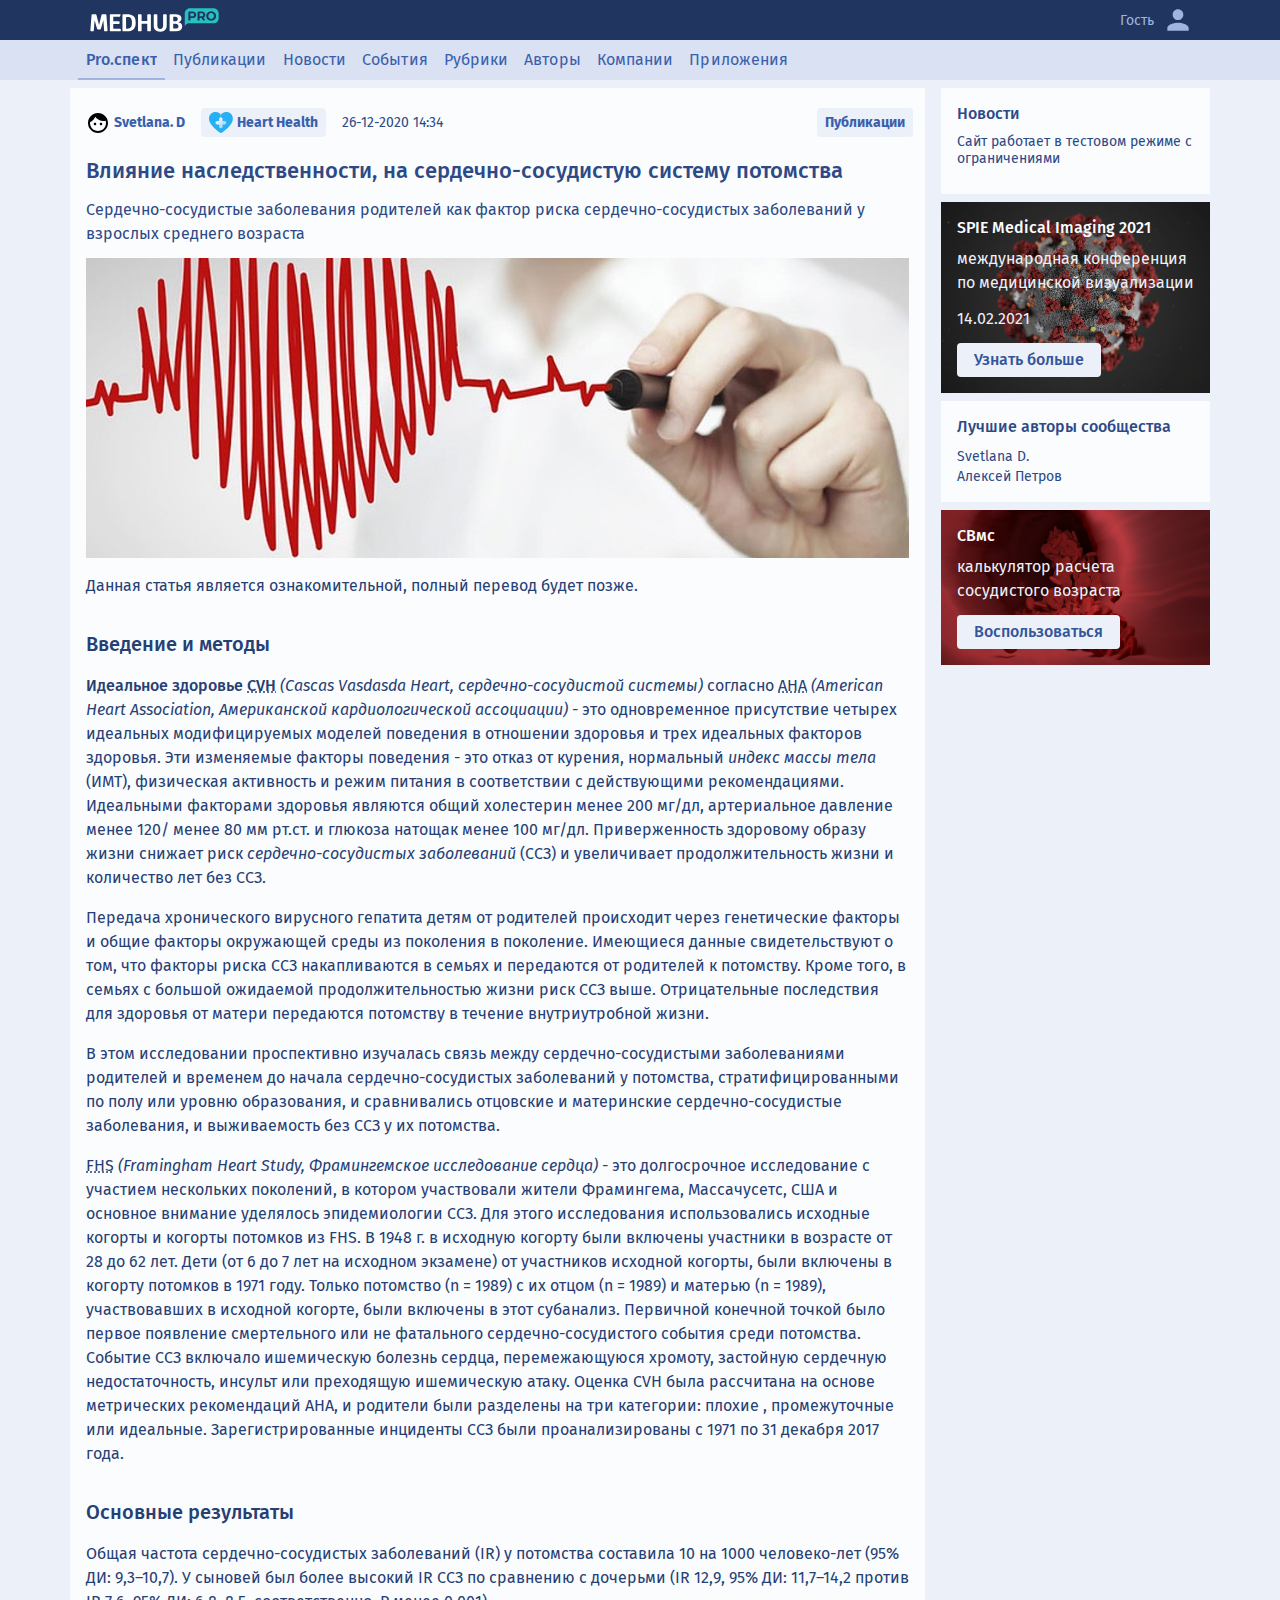
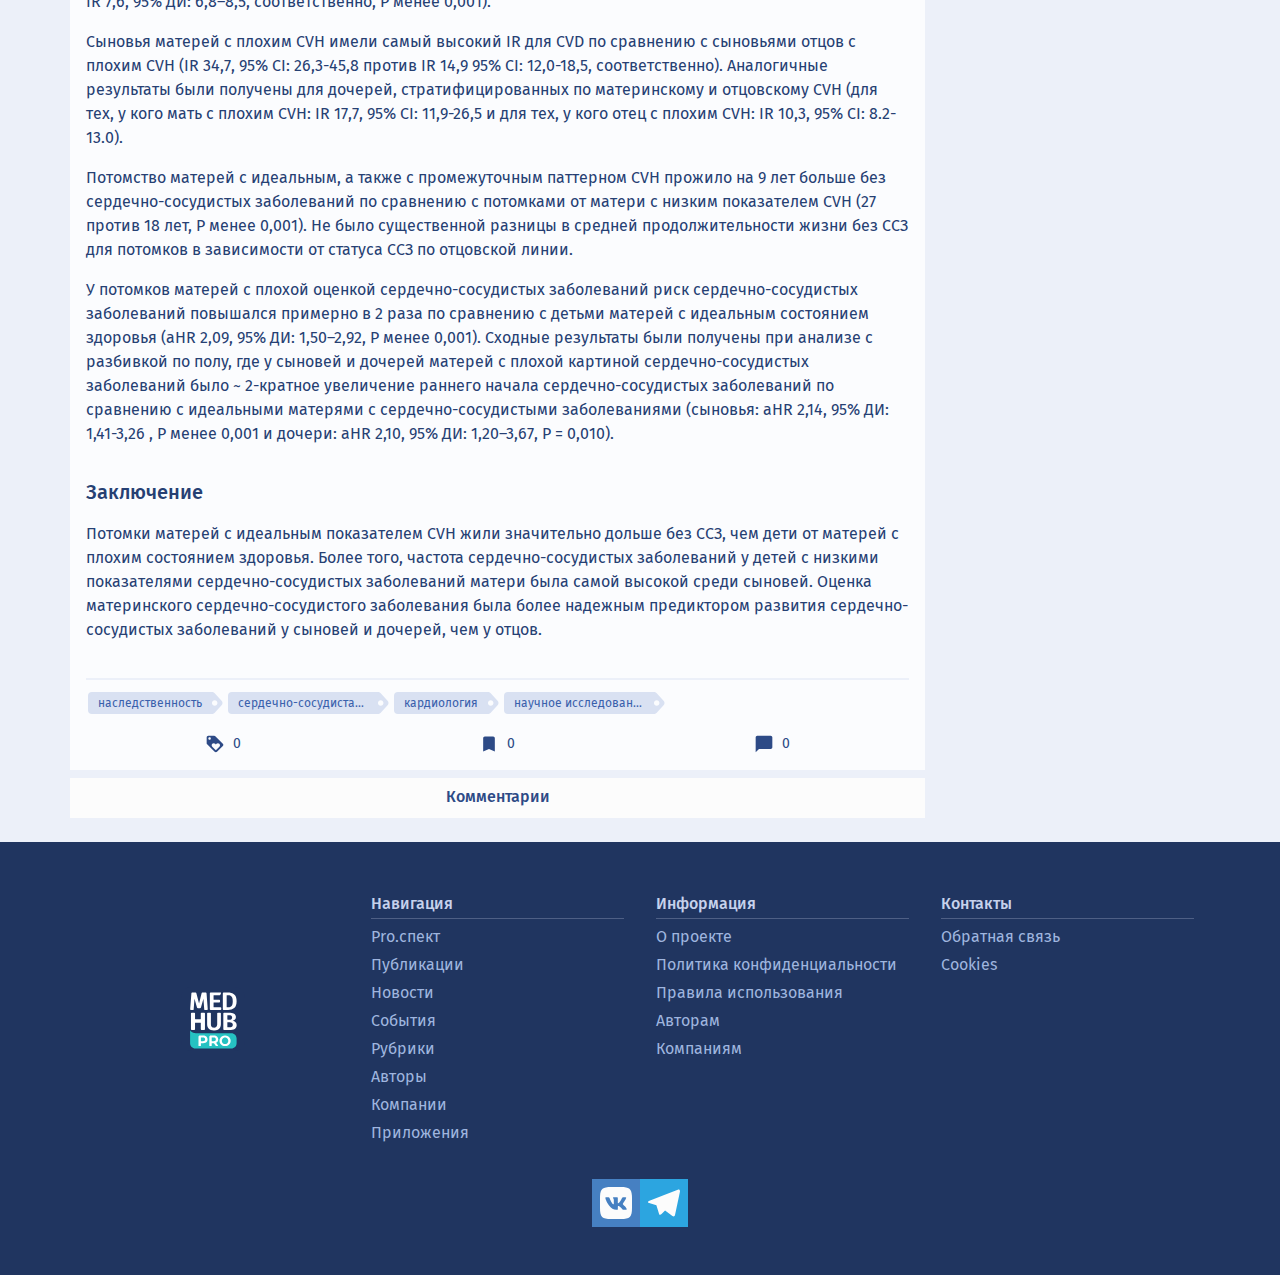
<file: post/3/index.html>
<!DOCTYPE html>
<html lang="ru">

<head>
    <!--*TITLE*-->
    <title>Влияние наследственности, на сердечно-сосудистую систему потомства</title>

    <!--*META*-->
    <meta charset="utf-8">
    <meta name="viewport" content="width=device-width, initial-scale=1, shrink-to-fit=no">
    <meta name="description" content="Социальное СМИ о медицине МедХаб">
    <meta name="Keywords" content="medhub, медхаб, медицинский портал, статьи, про медицину, по медицине, med, hub, медицинские, перевод, новости медицины" />
    <meta name="author" content="Medhub Team" />
    <meta name="copyright" content="Medhub" />

    <!--Помогаем Google определить месторасположение, а так же другую контактную информацию.-->
    <meta property="business:contact_data:email" content="info@medhub.pro" />
    <meta property="business:contact_data:website" content="https://medhub.pro/" />

    <!--Open Graph-->
    <meta name="og:title" content="MEDHUB" />
    <meta name="og:type" content="website" />
    <meta name="og:url" content="https://medhub.pro/" />
    <meta name="og:site_name" content="MEDHUB" />
    <meta name="og:description" content="Социальное СМИ о медицине МедХаб" />

    <meta name="og:email" content="info@medhub.pro" />

    <meta property="og:image" content="https://medhub.pro/img/social-image.png" /><!-- .svg, .png, .jpg, .WebP -->
    <meta property="og:image:type" content="image/png" /><!-- *MIME TYPE* "image/svg+xml", "image/png", "image/jpeg", "image/webp" -->

    <!--Twitter-->
    <meta name="twitter:card" content="summary_large_image">
    <meta name="twitter:title" content="MEDHUB">
    <meta name="twitter:description" content="Социальное СМИ о медицине МедХаб">
    <meta name="twitter:site" content="https://medhub.pro/">
    <meta name="twitter:image" content="https://medhub.pro/img/social-image.png">

    <!--*FAVICON*-->
    <link rel="shortcut icon" href="/img/favicon.png"><!-- .ico, .png, .svg, .WebP -->


    <!--*CASCADING STYLE SHEETS (CSS)*-->

    <!--UIkit CSS-->
    <link rel="stylesheet" href="/libs/UIkit/uikit.min.css">

    <!--AnimateCSS-->
    <link href="/libs/Animate-CSS/animate.min.css" rel="stylesheet">

    <!--colours-->
    <link href="/css/colours.css" rel="stylesheet">

    <!--main custom CSS-->
    <link href="/css/main.css" rel="stylesheet">


    <!--*JAVA SCRIPT (JS)*-->

    <!--VUEjs-->
    <script src="/libs/Vue/vue.min.js"></script>

    <!--AXIOS-->
    <script src="/libs/axios/axios.min.js"></script>

    <!--UIkit JS-->
    <script src="/libs/UIkit/uikit.min.js"></script>

    <!--Vue Toast Notification-->
    <script src="/libs/VueToastNotification/vue-toast-notification.js"></script>
    <link rel="stylesheet" href="/libs/VueToastNotification/theme-sugar.css">


    <!--*ICONS*-->
    <!--*UIkit Icons JS*-->
    <script src="/libs/UIkit/uikit-icons.min.js"></script>
    <script>
        (function(m,e,t,r,i,k,a){m[i]=m[i]||function(){(m[i].a=m[i].a||[]).push(arguments)};
            m[i].l=1*new Date();k=e.createElement(t),a=e.getElementsByTagName(t)[0],k.async=1,k.src=r,a.parentNode.insertBefore(k,a)})
        (window, document, "script", "https://mc.yandex.ru/metrika/tag.js", "ym");

        ym(70716103, "init", {
            clickmap:true,
            trackLinks:true,
            accurateTrackBounce:true
        });
    </script>
</head>

<body>
  <div class="site" id="app">
    <header class="site-header" id="top">
    <section class="site-header_mainbar">
      <div class="site-header_main u-container">


        <div class="o-burger_component">
          <button class="o-burger_btn" uk-toggle="target: #o-burger-slide">
            <svg class="e-icon--burger-menu" data-icon-color="light" data-icon-hover="light" xmlns="http://www.w3.org/2000/svg" width="32" height="32" viewBox="0 0 48 48">
              <title>Navigation Menu</title>
              <use xlink:href="/img/icons/ic_menu.svg#icon-menu"></use>
            </svg>
          </button>

          <div id="o-burger-slide" class="o-burger_content" uk-offcanvas="overlay: true">
            <div class="o-burger_menu uk-offcanvas-bar mdl-shadow--2dp">
              <button class="o-burger_menu-close uk-offcanvas-close" type="button" uk-close></button>
              <h3 class="o-burger_menu-title">Навигация</h3>
              <nav class="o-burger_nav">
                <a href="/" class="o-burger_menu-item">Pro.спект</a>
                <a href="/" class="o-burger_menu-item">Публикации</a>
                <a href="/" class="o-burger_menu-item">Новости</a>
                <a href="/" class="o-burger_menu-item">События</a>
                <a href="/" class="o-burger_menu-item">Рубрики</a>
                <a href="/" class="o-burger_menu-item">Авторы</a>
                <a href="/" class="o-burger_menu-item">Компании</a>
                <a href="/" class="o-burger_menu-item">Приложения</a>
              </nav>
            </div>
          </div>

        </div>


        <a href="/" class="site-header_logo wr-img">
          <img class="site-header_logo-pic" src="/img/logo-main-w_medhub.svg" height="32" alt="логотип Medhub.Pro">
        </a>

        <a href="/" class="site-header_profile-link" data-icon-color="light" data-icon-hover="light" uk-tooltip="регистрация будет доступна чуть позже">
          <span class="site-header_profile-label e-text--md">
            Гость
          </span>
          <span class="mod-p-0">
            <svg class="e-icon" xmlns="http://www.w3.org/2000/svg" width="32" height="32" viewBox="0 0 48 48">
              <path d="M24 24c4.42 0 8-3.59 8-8 0-4.42-3.58-8-8-8s-8 3.58-8 8c0 4.41 3.58 8 8 8zm0 4c-5.33 0-16 2.67-16 8v4h32v-4c0-5.33-10.67-8-16-8z" />
            </svg>
          </span>
        </a>

      </div>
    </section>

    <section class="site-header_navbar">
      <div class="site-header_nav u-container">
        <nav class="site-header_menu wr-links" aria-labelledby="site nav">
          <a href="/" class="site-header_link active c-btn--main">
            <span class="e-text">Pro.спект</span>
          </a>
          <a href="/" class="site-header_link c-btn--main">
            <span class="e-text">Публикации</span>
          </a>
          <a href="/" class="site-header_link c-btn--main">
            <span class="e-text">Новости</span>
          </a>
          <a href="/" class="site-header_link c-btn--main">
            <span class="e-text">События</span>
          </a>
          <a href="/" class="site-header_link c-btn--main">
            <span class="e-text">Рубрики</span>
          </a>
          <a href="/" class="site-header_link c-btn--main">
            <span class="e-text">Авторы</span>
          </a>
          <a href="/" class="site-header_link c-btn--main">
            <span class="e-text">Компании</span>
          </a>
          <a href="/" class="site-header_link c-btn--main">
            <span class="e-text">Приложения</span>
          </a>
        </nav>
      </div>
    </section>

  </header>
    <main class="site-body">
      <div class="page">
        <div class="page-body u-container">
          <div class="page-content">
            <div class="page-content_list">
              <article class="o-article">
                <div class="o-article_header e-text--md">
                  <div class="o-article_header-content">
                    <div class="o-article_meta">
                      <a href="#" class="o-article_meta-item c-btn--main e-text--bold">
                        <img src="/img/icons/ic_face.svg" alt="userpic" class="e-img--btn-pic" height="24" width="24">
                        <span class="o-article_author-name">Svetlana. D</span>
                      </a>
                      <a href="#" class="o-article_meta-item o-article_company-name c-btn--main e-text--bold">
                        <img src="/media/companies/Heart Health/Header-Logo.svg" alt="company-author logo" class="o-article_company-picto e-img--btn-pic" height="24" width="24">
                        <span class="o-article_company-label">Heart Health</span>
                      </a>
                      <time class="o-article_meta-item o-article_time-pub tg-base--strong" datetime="2020-12-26 14:34:16.0">26-12-2020 14:34</time>
                                    </div>
                                    <a href="/"
                                       class="o-article_category o-article_meta-item  c-btn--main e-text--bold">
                                        <span class="o-article_category-label">Публикации</span>
                                    </a>
                                </div>
                            </div>
                            <div class="o-article_body">
                                <h2 id="title" class="o-article_title e-h3 tg-base--strong">Влияние наследственности, на сердечно-сосудистую систему потомства</h2>
                                <p class="o-article_desc tg-base--strong">Сердечно-сосудистые заболевания родителей как фактор риска сердечно-сосудистых заболеваний у взрослых среднего возраста</p>
                                <div class="o-article_hero">
                                    <img class="o-article_img" src="/media/posts/3/inx_66.jpg" alt="">
                                </div>
                                <div class="o-article_content"><div class="o-article_content">
              <p>
                Данная статья является ознакомительной, полный перевод будет позже.
              </p>
              <h3>Введение и методы</h3>
              <p>
                <b>Идеальное здоровье <abbr title="Cascas Vasdasda Heart">CVH</abbr></b> <i>(Cascas Vasdasda Heart, сердечно-сосудистой системы)</i> согласно <abbr title="American Heart Association">AHA</abbr> <i>(American Heart Association, Американской кардиологической ассоциации)</i> - это одновременное присутствие четырех идеальных модифицируемых моделей поведения в отношении здоровья и трех идеальных факторов здоровья. Эти изменяемые факторы поведения - это отказ от курения, нормальный <i>индекс массы тела</i> (ИМТ), физическая активность и режим питания в соответствии с действующими рекомендациями. Идеальными факторами здоровья являются общий холестерин менее 200 мг/дл, артериальное давление менее 120/ менее 80 мм рт.ст. и глюкоза натощак менее 100 мг/дл. Приверженность здоровому образу жизни снижает риск <i>сердечно-сосудистых заболеваний</i> (ССЗ) и увеличивает продолжительность жизни и количество лет без ССЗ.
              </p>
              <p>
                Передача хронического вирусного гепатита детям от родителей происходит через генетические факторы и общие факторы окружающей среды из поколения в поколение. Имеющиеся данные свидетельствуют о том, что факторы риска ССЗ накапливаются в семьях и передаются от родителей к потомству. Кроме того, в семьях с большой ожидаемой продолжительностью жизни риск ССЗ выше. Отрицательные последствия для здоровья от матери передаются потомству в течение внутриутробной жизни.
              </p>
              <p>
                В этом исследовании проспективно изучалась связь между сердечно-сосудистыми заболеваниями родителей и временем до начала сердечно-сосудистых заболеваний у потомства, стратифицированными по полу или уровню образования, и сравнивались отцовские и материнские сердечно-сосудистые заболевания, и выживаемость без ССЗ у их потомства.
              </p>
              <p>
                <abbr title="Framingham Heart Study">FHS</abbr> <i>(Framingham Heart Study, Фрамингемское исследование сердца)</i> - это долгосрочное исследование с участием нескольких поколений, в котором участвовали жители Фрамингема, Массачусетс, США и основное внимание уделялось эпидемиологии ССЗ. Для этого исследования использовались исходные когорты и когорты потомков из FHS. В 1948 г. в исходную когорту были включены участники в возрасте от 28 до 62 лет. Дети (от 6 до 7 лет на исходном экзамене) от участников исходной когорты, были включены в когорту потомков в 1971 году. Только потомство (n = 1989) с их отцом (n = 1989) и матерью (n = 1989), участвовавших в исходной когорте, были включены в этот субанализ. Первичной конечной точкой было первое появление смертельного или не фатального сердечно-сосудистого события среди потомства. Событие ССЗ включало ишемическую болезнь сердца, перемежающуюся хромоту, застойную сердечную недостаточность, инсульт или преходящую ишемическую атаку. Оценка CVH была рассчитана на основе метрических рекомендаций AHA, и родители были разделены на три категории: плохие , промежуточные или идеальные. Зарегистрированные инциденты ССЗ были проанализированы с 1971 по 31 декабря 2017 года.
              </p>
              <h3>Основные результаты</h3>
              <p>
                Общая частота сердечно-сосудистых заболеваний (IR) у потомства составила 10 на 1000 человеко-лет (95% ДИ: 9,3–10,7). У сыновей был более высокий IR ССЗ по сравнению с дочерьми (IR 12,9, 95% ДИ: 11,7–14,2 против IR 7,6, 95% ДИ: 6,8–8,5, соответственно, P менее 0,001).
              </p>
              <p>
                Сыновья матерей с плохим CVH имели самый высокий IR для CVD по сравнению с сыновьями отцов с плохим CVH (IR 34,7, 95% CI: 26,3-45,8 против IR 14,9 95% CI: 12,0-18,5, соответственно). Аналогичные результаты были получены для дочерей, стратифицированных по материнскому и отцовскому CVH (для тех, у кого мать с плохим CVH: IR 17,7, 95% CI: 11,9-26,5 и для тех, у кого отец с плохим CVH: IR 10,3, 95% CI: 8.2-13.0).
              </p>
              <p>
                Потомство матерей с идеальным, а также с промежуточным паттерном CVH прожило на 9 лет больше без сердечно-сосудистых заболеваний по сравнению с потомками от матери с низким показателем CVH (27 против 18 лет, P менее 0,001). Не было существенной разницы в средней продолжительности жизни без ССЗ для потомков в зависимости от статуса ССЗ по отцовской линии.
              </p>
              <p>
                У потомков матерей с плохой оценкой сердечно-сосудистых заболеваний риск сердечно-сосудистых заболеваний повышался примерно в 2 раза по сравнению с детьми матерей с идеальным состоянием здоровья (aHR 2,09, 95% ДИ: 1,50–2,92, P менее 0,001). Сходные результаты были получены при анализе с разбивкой по полу, где у сыновей и дочерей матерей с плохой картиной сердечно-сосудистых заболеваний было ~ 2-кратное увеличение раннего начала сердечно-сосудистых заболеваний по сравнению с идеальными матерями с сердечно-сосудистыми заболеваниями (сыновья: aHR 2,14, 95% ДИ: 1,41-3,26 , P менее 0,001 и дочери: aHR 2,10, 95% ДИ: 1,20–3,67, P = 0,010).
              </p>
              <h3>Заключение</h3>
              <p>
                Потомки матерей с идеальным показателем CVH жили значительно дольше без ССЗ, чем дети от матерей с плохим состоянием здоровья. Более того, частота сердечно-сосудистых заболеваний у детей с низкими показателями сердечно-сосудистых заболеваний матери была самой высокой среди сыновей. Оценка материнского сердечно-сосудистого заболевания была более надежным предиктором развития сердечно-сосудистых заболеваний у сыновей и дочерей, чем у отцов.
              </p>
            </div></div>
                            </div>
                            <div class="o-article_footer">
                                <hr class="e-hr">
                                <div class="o-article_tags">
                                    <a href="#" class="o-article_tag-link c-btn--main" title="наследственность">
                                        <small class="o-article_tag-text">наследственность</small>
                                    </a>
                                    <a href="#" class="o-article_tag-link c-btn--main"
                                       title="сердечно-сосудистая система">
                                        <small class="o-article_tag-text">сердечно-сосудистая система</small>
                                    </a>
                                    <a href="#" class="o-article_tag-link c-btn--main" title="кардиология">
                                        <small class="o-article_tag-text">кардиология</small>
                                    </a>
                                    <a href="#" class="o-article_tag-link c-btn--main" title="научное исследование">
                                        <small class="o-article_tag-text">научное исследование</small>
                                    </a>
                                </div>
                                <div class="o-article_stats">
              <span class="o-article_stats-item" data-article-stats="rating-icon"
                    uk-tooltip="Повышение рейтинга доступно только для зарегистрированных пользователей">
                <svg class="o-article_stats-icon e-icon--rating" height="20" width="20" viewBox="0 0 48 48">
                  <use xlink:href="/img/icons/ic_loyalty.svg#icon-rating"></use>
                </svg>
                <small class="o-article_stats-value tg-base--strong" data-article-stats="rating-value">
                  0
                </small>
              </span>
                                    <span class="o-article_stats-item" data-article-stats="bookmark-icon"
                                          uk-tooltip="Добавление в закладки доступно только для зарегистрированных пользователей">
                <svg class="o-article_stats-icon e-icon--bookmark" height="20" width="20" viewBox="0 0 48 48">
                  <use xlink:href="/img/icons/ic_bookmark.svg#icon-bookmark"></use>
                </svg>
                <small class="o-article_stats-value tg-base--strong" data-article-stats="bookmark-value">
                  0
                </small>
              </span>
                                    <span class="o-article_stats-item" data-article-stats="comments-icon">
                <svg class="o-article_stats-icon e-icon--comments" height="20" width="20" viewBox="0 0 48 48">
                  <use xlink:href="/img/icons/ic_chat_bubble.svg#icon-comments"></use>
                </svg>
                <small class="o-article_stats-value tg-base--strong" data-article-stats="comments-value">
                  0
                </small>
              </span>
                                </div>
                            </div>
                        </article>
                        <div class="o-article_comments">
                            <a class="o-article_comments-enter c-btn--main c-btn--fw" href="#post/comments"
                               uk-tooltip="Комментарии отсутствуют">
                                <h2 class="o-article_comments-title e-h5">
                                    <span class="tg-base--strong">Комментарии</span>
                                </h2>
                            </a>
                            <div class="o-article_comments-content">
                            </div>
                        </div>
                    </div>
                </div>
                <aside class="page-infobar">
    <div class="page-infobar_content" uk-sticky="bottom: #offset; bottom: true; offset: 8;">

        <div class="o-info-card">
            <div class="o-info-card_content">
                <h2 class="o-info-card_title e-h4">Новости</h2>
                <ul class="c-list">
                    <li class="c-list_item">
                        <a href="#" class="c-list_link">
                            <p class="tg-base--strong e-text--md">
                                Сайт работает в тестовом режиме с ограничениями
                            </p>
                        </a>
                    </li>
                </ul>
            </div>
        </div>

        <div class="o-info-card">
            <div class="o-info-card_cover">
                <img class="o-info-card_event-bg" src="/media/events/crownvir.jpeg" alt="изображение мероприятия">
                <div class="o-info-card_bg-color"></div>
            </div>
            <div class="o-info-card_content o-info-card--event">
                <div class="o-info-card_header">
                    <h2 class="o-info-card_title e-h4">
                        SPIE Medical Imaging 2021
                    </h2>
                </div>
                <div class="o-info-card_body">
                    <p class="o-info-card_desc">
                        международная конференция по медицинской визуализации
                    </p>
                    <p class="0-info-card_event-time">
                        14.02.2021
                    </p>
                    <a href="https://spie.org/conferences-and-exhibitions/medical-imaging" class="o-info-card_link" target="_blank">Узнать больше</a>
                </div>
                <div class="wtg-card_footer">
                </div>
            </div>
        </div>

        <div class="o-info-card">
            <div class="o-info-card_content">
                <h2 class="o-info-card_title e-h4 tg-base--strong">
                    Лучшие авторы сообщества
                </h2>
                <ul class="c-list">
                    <li class="c-list_item">
                        <a href="#" class="c-list_link">
                        <span class="tg-base--strong e-text--md mod-mb-0">
                          Svetlana D.
                        </span>
                        </a>
                    </li>
                    <li class="c-list_item">
                        <a href="#" class="c-list_link">
                        <span class="tg-base--strong e-text--md mod-mb-0">
                          Алексей Петров
                        </span>
                        </a>
                    </li>
                </ul>
            </div>
        </div>

        <div class="o-info-card">
            <div class="o-info-card_cover">
                <img class="o-info-card_event-bg" src="/media/apps/evams.jpg" alt="изображение приложения">
                <div class="o-info-card_bg-color"></div>
            </div>
            <div class="o-info-card_content o-info-card--event">
                <div class="o-info-card_header">
                    <h2 class="o-info-card_title e-h4">
                        СВмс
                    </h2>
                </div>
                <div class="o-info-card_body">
                    <p class="o-info-card_desc">
                        калькулятор расчета сосудистого возраста
                    </p>
                    <p class="0-info-card_event-time">
                    </p>
                    <a href="https://apps.medhub.pro/evams" class="o-info-card_link">Воспользоваться</a>
                </div>
                <div class="wtg-card_footer">
                </div>
            </div>
        </div>

    </div>
</aside>
            </div>
        </div>
    </main>
    <footer class="site-footer">

    <div class="site-footer_content u-container">

      <div class="site-footer_mainbar">
        <section class="site-footer_item">
          <a class="site-footer_logo" href="/">
            <img src="/img/logo-mini-w_medhub.svg" alt="medhub-logo-mini" class="e-logo--mini" height="64" width="64">
          </a>
        </section>
        <section class="site-footer_item">
          <h2 class="site-footer_title e-h5 tg-base--weak">
            Навигация
          </h2>
          <nav class="site-footer_menu">
            <a href="/" class="site-footer_link c-btn--main-rev">
              Pro.спект
            </a>
            <a href="/" class="site-footer_link c-btn--main-rev">
              Публикации
            </a>
            <a href="/" class="site-footer_link c-btn--main-rev">
              Новости
            </a>
            <a href="/" class="site-footer_link c-btn--main-rev">
              События
            </a>
            <a href="/" class="site-footer_link c-btn--main-rev">
              Рубрики
            </a>
            <a href="/" class="site-footer_link c-btn--main-rev">
              Авторы
            </a>
            <a href="/" class="site-footer_link c-btn--main-rev">
              Компании
            </a>
            <a href="/" class="site-footer_link c-btn--main-rev">
              Приложения
            </a>
          </nav>
        </section>

        <section class="site-footer_item">
          <h2 class="site-footer_title e-h5 tg-base--weak">
            Информация
          </h2>
          <nav class="site-footer_menu">
            <a href="/about" class="site-footer_link c-btn--main-rev">
              О проекте
            </a>
            <a href="/fz152" class="site-footer_link c-btn--main-rev">
              Политика конфиденциальности
            </a>
            <a href="/agreement" class="site-footer_link c-btn--main-rev">
              Правила использования
            </a>
            <a href="/for-authors" class="site-footer_link c-btn--main-rev">
              Авторам
            </a>
            <a href="/for-companies" class="site-footer_link c-btn--main-rev">
              Компаниям
            </a>
          </nav>
        </section>

        <section class="site-footer_item">
          <h2 class="site-footer_title e-h5 tg-base--weak">
            Контакты
          </h2>
          <nav class="site-footer_menu">
            <a href="mailto:feedback@medhub.pro" class="site-footer_link c-btn--main-rev" target="_blank">
              Обратная связь
            </a>
              <a href="#modal-cookies" class="site-footer_link c-btn--main-rev" uk-toggle>
                Cookies
              </a>
          </nav>
        </section>
      </div>

      <div class="site-footer_social">
        <a href="https://vk.com/medhubpro" class="site-footer_social-link" target="_blank">
          <div class="e-icon--vk">
            <svg id="icon-fb" role="img" height="32" width="32" viewBox="0 0 24 24" xmlns="http://www.w3.org/2000/svg">
              <title>VK</title>
              <use xlink:href="/img/icons/vk.svg#icon-vk"></use>
            </svg>
          </div>
        </a>
        <a href="https://t.me/medhub_channel" class="site-footer_social-link" target="_blank">
          <div class="e-icon--tg">
            <svg id="icon-tg" role="img" height="32" width="32" viewBox="0 0 24 24" xmlns="http://www.w3.org/2000/svg">
              <title>Telegram</title>
              <use xlink:href="/img/icons/telegram.svg#icon-tg"></use>
            </svg>
          </div>
        </a>
      </div>

    </div><!-- /site-footer_content -->

  </footer>
</div>
<script>
    Vue.use(VueToast, {
        position: 'top'
    });
</script>
<script async src="/js/app.js"></script>
<script async src="/js/main.js"></script>
</body>
</html>
</file>
<file: css/colours.css>
/*------------------------------------------------------------------
[COLOURS Methodology - "Opium.Fill"]
-------------------------------------------------------------------*/

/*--BASE--: */

/* backgrounds */
.bg-base--strong   { background-color: hsl(220, 50%, 25%); }
.bg-base--strong-l { background-color: hsl(220, 50%, 30%); }
.bg-base--strong-d { background-color: hsl(220, 50%, 15%); }
.bg-base--strong-h { background-color: hsl(220, 50%, 35%); }
.bg-base--strong-h:hover { background-color: hsl(220, 50%, 30%); }
.bg-base--weak     { background-color: hsl(220, 50%, 95%); }
.bg-base--weak-l   { background-color: hsl(220, 50%, 97%); }
.bg-base--weak-d   { background-color: hsl(220, 50%, 90%); }
.bg-base--weak-h   { background-color: hsl(220, 50%, 95%); }
.bg-base--weak-h:hover { background-color: hsl(220, 50%, 93%); }

/* typography */
.tg-base--strong   { color: hsl(220, 50%, 35%); }
.tg-base--strong-l { color: hsl(220, 50%, 45%); }
.tg-base--strong-d { color: hsl(220, 50%, 25%); }
.tg-base--strong-h { color: hsl(220, 50%, 40%); }
.tg-base--strong-h:hover { color: hsl(220, 50%, 35%); }
.tg-base--weak     { color: hsl(220, 50%, 85%); }
.tg-base--weak-l   { color: hsl(220, 50%, 95%); }
.tg-base--weak-d   { color: hsl(220, 50%, 75%); }
.tg-base--weak-h   { color: hsl(220, 50%, 90%); }
.tg-base--weak-h:hover { color: hsl(220, 50%, 95%); }

/* Lines */
.ln-base--strong   { border-color: hsl(220, 50%, 25%); }
.ln-base--strong-l { border-color: hsl(220, 50%, 35%); }
.ln-base--strong-d { border-color: hsl(220, 50%, 15%); }
.ln-base--strong-h { border-color: hsl(220, 50%, 40%); }
.ln-base--strong-h:hover { border-color: hsl(220, 50%, 35%); }
.ln-base--weak     { border-color: hsl(220, 50%, 95%); }
.ln-base--weak-l   { border-color: hsl(220, 50%, 97%); }
.ln-base--weak-d   { border-color: hsl(220, 50%, 90%); }
.ln-base--weak-h   { border-color: hsl(220, 50%, 90%); }
.ln-base--weak-h:hover { border-color: hsl(220, 50%, 95%); }

/* Icons */
.icon-base--strong { fill: hsla(0, 0%, 0%, 1); fill-opacity: 1; stroke: hsla(0, 0%, 0%, 1); stroke-opacity: 1; stroke-width: 1; }
.icon-base--strong-l { fill: hsla(0, 0%, 0%, 1); fill-opacity: 1; stroke: hsla(0, 0%, 0%, 1); stroke-opacity: 1; stroke-width: 1; }
.icon-base--strong-d { fill: hsla(0, 0%, 0%, 1); fill-opacity: 1; stroke: hsla(0, 0%, 0%, 1); stroke-opacity: 1; stroke-width: 1; }
.icon-base--strong-h  { fill: hsla(0, 0%, 0%, 1); fill-opacity: 1; stroke: hsla(0, 0%, 0%, 1); stroke-opacity: 1; stroke-width: 1; }
.icon-base--strong-h:hover { fill: hsla(0, 0%, 0%, 1); fill-opacity: 1; stroke: hsla(0, 0%, 0%, 1); stroke-opacity: 1; stroke-width: 1; }
.icon-base--weak { fill: hsla(0, 0%, 0%, 1); fill-opacity: 1; stroke: hsla(0, 0%, 0%, 1); stroke-opacity: 1; stroke-width: 1; }
.icon-base--weak-l { fill: hsla(0, 0%, 0%, 1); fill-opacity: 1; stroke: hsla(0, 0%, 0%, 1); stroke-opacity: 1; stroke-width: 1; }
.icon-base--weak-d { fill: hsla(0, 0%, 0%, 1); fill-opacity: 1; stroke: hsla(0, 0%, 0%, 1); stroke-opacity: 1; stroke-width: 1; }
.icon-base--weak-h { fill: hsla(0, 0%, 0%, 1); fill-opacity: 1; stroke: hsla(0, 0%, 0%, 1); stroke-opacity: 1; stroke-width: 1; }
.icon-base--weak-h:hover { fill: hsla(0, 0%, 0%, 1); fill-opacity: 1; stroke: hsla(0, 0%, 0%, 1); stroke-opacity: 1; stroke-width: 1; }

/* gradients, decors */
.fancy-base--strong {
  background: linear-gradient(),
              repeating-linear-gradient(),
              radial-gradient();
}
.fancy-base--strong-l {
  background: linear-gradient(),
              repeating-linear-gradient(),
              radial-gradient();
}
.fancy-base--strong-d {
  background: linear-gradient(),
              repeating-linear-gradient(),
              radial-gradient();
}
.fancy-base--strong-h:hover {
  background: linear-gradient(),
              repeating-linear-gradient(),
              radial-gradient();
}
.fancy-base--weak {
  background: linear-gradient(),
              repeating-linear-gradient(),
              radial-gradient();
}
.fancy-base--weak-l {
  background: linear-gradient(),
              repeating-linear-gradient(),
              radial-gradient();
}
.fancy-base--weak-d {
  background: linear-gradient(),
              repeating-linear-gradient(),
              radial-gradient();
}
.fancy-base--weak-h:hover {
  background: linear-gradient(),
              repeating-linear-gradient(),
              radial-gradient();
}


/* --ACCENT--: */

/* backgrounds */
.bg-accent--strong { background-color: hsl(180, 65%, 35%); }
.bg-accent--strong-l { background-color: hsl(0, 0%, 0%); }
.bg-accent--strong-d { background-color: hsl(0, 0%, 0%); }
.bg-accent--strong-h { background-color: hsl(0, 0%, 0%); }
.bg-accent--strong-h:hover { background-color: hsl(0, 0%, 0%); }
.bg-accent--weak { background-color: hsl(0, 0%, 0%); }
.bg-accent--weak-l { background-color: hsl(0, 0%, 0%); }
.bg-accent--weak-d { background-color: hsl(0, 0%, 0%); }
.bg-accent--weak-h { background-color: hsl(0, 0%, 0%); }
.bg-accent--weak-h:hover { background-color: hsl(0, 0%, 0%); }

/* typography */
.tg-accent--strong { color: hsl(180, 65%, 25%); }
.tg-accent--strong-l { color: hsl(0, 0%, 0%); }
.tg-accent--strong-d { color: hsl(0, 0%, 0%); }
.tg-accent--strong-h { color: hsl(0, 0%, 0%); }
.tg-accent--strong-h:hover { color: hsl(0, 0%, 0%); }
.tg-accent--weak { color: hsl(180, 65%, 75%); }
.tg-accent--weak-l { color: hsl(0, 0%, 0%); }
.tg-accent--weak-d { color: hsl(0, 0%, 0%); }
.tg-accent--weak-h { color: hsl(0, 0%, 0%); }
.tg-accent--weak-h:hover { color: hsl(0, 0%, 0%); }

/* Lines */
.ln-accent--strong { border-color: hsl(0, 0%, 0%); }
.ln-accent--strong-l { border-color: hsl(0, 0%, 0%); }
.ln-accent--strong-d { border-color: hsl(0, 0%, 0%); }
.ln-accent--strong-h { border-color: hsl(0, 0%, 0%); }
.ln-accent--strong-h:hover { border-color: hsl(0, 0%, 0%); }
.ln-accent--weak { border-color: hsl(0, 0%, 0%); }
.ln-accent--weak-l { border-color: hsl(0, 0%, 0%); }
.ln-accent--weak-d { border-color: hsl(0, 0%, 0%); }
.ln-accent--weak-h { border-color: hsl(0, 0%, 0%); }
.ln-accent--weak-h:hover { border-color: hsl(0, 0%, 0%); }

/* Icons */
.icon-accent--strong { fill: hsla(0, 0%, 0%, 1); fill-opacity: 1; stroke: hsla(0, 0%, 0%, 1); stroke-opacity: 1; stroke-width: 1; }
.icon-accent--strong-l { fill: hsla(0, 0%, 0%, 1); fill-opacity: 1; stroke: hsla(0, 0%, 0%, 1); stroke-opacity: 1; stroke-width: 1; }
.icon-accent--strong-d { fill: hsla(0, 0%, 0%, 1); fill-opacity: 1; stroke: hsla(0, 0%, 0%, 1); stroke-opacity: 1; stroke-width: 1; }
.icon-accent--strong-h { fill: hsla(0, 0%, 0%, 1); fill-opacity: 1; stroke: hsla(0, 0%, 0%, 1); stroke-opacity: 1; stroke-width: 1; }
.icon-accent--strong-h:hover { fill: hsla(0, 0%, 0%, 1); fill-opacity: 1; stroke: hsla(0, 0%, 0%, 1); stroke-opacity: 1; stroke-width: 1; }
.icon-accent--weak { fill: hsla(0, 0%, 0%, 1); fill-opacity: 1; stroke: hsla(0, 0%, 0%, 1); stroke-opacity: 1; stroke-width: 1; }
.icon-accent--weak-l { fill: hsla(0, 0%, 0%, 1); fill-opacity: 1; stroke: hsla(0, 0%, 0%, 1); stroke-opacity: 1; stroke-width: 1; }
.icon-accent--weak-d { fill: hsla(0, 0%, 0%, 1); fill-opacity: 1; stroke: hsla(0, 0%, 0%, 1); stroke-opacity: 1; stroke-width: 1; }
.icon-accent--weak-h { fill: hsla(0, 0%, 0%, 1); fill-opacity: 1; stroke: hsla(0, 0%, 0%, 1); stroke-opacity: 1; stroke-width: 1; }
.icon-accent--weak-h:hover { fill: hsla(0, 0%, 0%, 1); fill-opacity: 1; stroke: hsla(0, 0%, 0%, 1); stroke-opacity: 1; stroke-width: 1; }

/* gradients, decors */
.fancy-accent--strong {
  background: linear-gradient(),
              repeating-linear-gradient(),
              radial-gradient();
}
.fancy-accent--strong-l {
  background: linear-gradient(),
              repeating-linear-gradient(),
              radial-gradient();
}
.fancy-accent--strong-d {
  background: linear-gradient(),
              repeating-linear-gradient(),
              radial-gradient();
}
.fancy-accent--strong-h {
  background: linear-gradient(),
              repeating-linear-gradient(),
              radial-gradient();
}
.fancy-accent--strong-h:hover {  }
.fancy-accent--weak {
  background: linear-gradient(),
              repeating-linear-gradient(),
              radial-gradient();
}
.fancy-accent--weak-l {
  background: linear-gradient(),
              repeating-linear-gradient(),
              radial-gradient();
}
.fancy-accent--weak-d {
  background: linear-gradient(),
              repeating-linear-gradient(),
              radial-gradient();
}
.fancy-accent--weak-h {
  background: linear-gradient(),
              repeating-linear-gradient(),
              radial-gradient();
}
.fancy-accent--weak-h:hover {  }


/* --COMPLEMENTARY (alternative base shift color, analog base)--: */

/* backgrounds */
.bg-compl--strong { background-color: hsl(0, 0%, 0%); }
.bg-compl--strong-l { background-color: hsl(0, 0%, 0%); }
.bg-compl--strong-d { background-color: hsl(0, 0%, 0%); }
.bg-compl--strong-h { background-color: hsl(0, 0%, 0%); }
.bg-compl--strong-h:hover { background-color: hsl(0, 0%, 0%); }
.bg-compl--weak { background-color: hsl(0, 0%, 0%); }
.bg-compl--weak-l { background-color: hsl(0, 0%, 0%); }
.bg-compl--weak-d { background-color: hsl(0, 0%, 0%); }
.bg-compl--weak-h { background-color: hsl(0, 0%, 0%); }
.bg-compl--weak-h:hover { background-color: hsl(0, 0%, 0%); }

/* typography */
.tg-compl--strong { color: hsl(0, 0%, 0%); }
.tg-compl--strong-l { color: hsl(0, 0%, 0%); }
.tg-compl--strong-d { color: hsl(0, 0%, 0%); }
.tg-compl--strong-h { color: hsl(0, 0%, 0%); }
.tg-compl--strong-h:hover { color: hsl(0, 0%, 0%); }
.tg-compl--weak { color: hsl(0, 0%, 0%); }
.tg-compl--weak-l { color: hsl(0, 0%, 0%); }
.tg-compl--weak-d { color: hsl(0, 0%, 0%); }
.tg-compl--weak-h { color: hsl(0, 0%, 0%); }
.tg-compl--weak-h:hover { color: hsl(0, 0%, 0%); }

/* Lines */
.ln-compl--strong { border-color: hsl(0, 0%, 0%); }
.ln-compl--strong-l { border-color: hsl(0, 0%, 0%); }
.ln-compl--strong-d { border-color: hsl(0, 0%, 0%); }
.ln-compl--strong-h { border-color: hsl(0, 0%, 0%); }
.ln-compl--strong-h:hover { border-color: hsl(0, 0%, 0%); }
.ln-compl--weak { border-color: hsl(0, 0%, 0%); }
.ln-compl--weak-l { border-color: hsl(0, 0%, 0%); }
.ln-compl--weak-d { border-color: hsl(0, 0%, 0%); }
.ln-compl--weak-h { border-color: hsl(0, 0%, 0%); }
.ln-compl--weak-h:hover { border-color: hsl(0, 0%, 0%); }

/* Icons */
.icon-compl--strong { fill: hsla(0, 0%, 0%, 1); fill-opacity: 1; stroke: hsla(0, 0%, 0%, 1); stroke-opacity: 1; stroke-width: 1; }
.icon-compl--strong-l { fill: hsla(0, 0%, 0%, 1); fill-opacity: 1; stroke: hsla(0, 0%, 0%, 1); stroke-opacity: 1; stroke-width: 1; }
.icon-compl--strong-d { fill: hsla(0, 0%, 0%, 1); fill-opacity: 1; stroke: hsla(0, 0%, 0%, 1); stroke-opacity: 1; stroke-width: 1; }
.icon-compl--strong-h { fill: hsla(0, 0%, 0%, 1); fill-opacity: 1; stroke: hsla(0, 0%, 0%, 1); stroke-opacity: 1; stroke-width: 1; }
.icon-compl--strong-h:hover { fill: hsla(0, 0%, 0%, 1); fill-opacity: 1; stroke: hsla(0, 0%, 0%, 1); stroke-opacity: 1; stroke-width: 1; }
.icon-compl--weak {fill: hsla(0, 0%, 0%, 1); fill-opacity: 1; stroke: hsla(0, 0%, 0%, 1); stroke-opacity: 1; stroke-width: 1; }
.icon-compl--weak-l { fill: hsla(0, 0%, 0%, 1); fill-opacity: 1; stroke: hsla(0, 0%, 0%, 1); stroke-opacity: 1; stroke-width: 1; }
.icon-compl--weak-d { fill: hsla(0, 0%, 0%, 1); fill-opacity: 1; stroke: hsla(0, 0%, 0%, 1); stroke-opacity: 1; stroke-width: 1; }
.icon-compl--weak-h { fill: hsla(0, 0%, 0%, 1); fill-opacity: 1; stroke: hsla(0, 0%, 0%, 1); stroke-opacity: 1; stroke-width: 1; }
.icon-compl--weak-h:hover { fill: hsla(0, 0%, 0%, 1); fill-opacity: 1; stroke: hsla(0, 0%, 0%, 1); stroke-opacity: 1; stroke-width: 1; }

/* gradients, decors */
.fancy-compl--strong {
  background: linear-gradient(),
              repeating-linear-gradient(),
              radial-gradient();
}
.fancy-compl--strong-l {
  background: linear-gradient(),
              repeating-linear-gradient(),
              radial-gradient();
}
.fancy-compl--strong-d {
  background: linear-gradient(),
              repeating-linear-gradient(),
              radial-gradient();
}
.fancy-compl--strong-h {
  background: linear-gradient(),
              repeating-linear-gradient(),
              radial-gradient();
}
.fancy-compl--strong-h:hover {  }
.fancy-compl--weak {
  background: linear-gradient(),
              repeating-linear-gradient(),
              radial-gradient();
}
.fancy-compl--weak-l {
  background: linear-gradient(),
              repeating-linear-gradient(),
              radial-gradient();
}
.fancy-compl--weak-d {
  background: linear-gradient(),
              repeating-linear-gradient(),
              radial-gradient();
}
.fancy-compl--weak-h {
  background: linear-gradient(),
              repeating-linear-gradient(),
              radial-gradient();
}
.fancy-compl--weak-h:hover {  }


/* --CALL (medium, attention(attn))--: */

/* backgrounds */
.bg-call--strong { background-color: hsl(0, 0%, 0%); }
.bg-call--strong-l { background-color: hsl(0, 0%, 0%); }
.bg-call--strong-d { background-color: hsl(0, 0%, 0%); }
.bg-call--strong-h { background-color: hsl(0, 0%, 0%); }
.bg-call--strong-h:hover { background-color: hsl(0, 0%, 0%); }
.bg-call--weak { background-color: hsl(0, 0%, 0%); }
.bg-call--weak-l { background-color: hsl(0, 0%, 0%); }
.bg-call--weak-d { background-color: hsl(0, 0%, 0%); }
.bg-call--weak-h { background-color: hsl(0, 0%, 0%); }
.bg-call--weak-h:hover { background-color: hsl(0, 0%, 0%); }

/* typography */
.tg-call--strong { color: hsl(0, 0%, 0%); }
.tg-call--strong-l { color: hsl(0, 0%, 0%); }
.tg-call--strong-d { color: hsl(0, 0%, 0%); }
.tg-call--strong-h { color: hsl(0, 0%, 0%); }
.tg-call--strong-h:hover { color: hsl(0, 0%, 0%); }
.tg-call--weak { color: hsl(0, 0%, 0%); }
.tg-call--weak-l { color: hsl(0, 0%, 0%); }
.tg-call--weak-d { color: hsl(0, 0%, 0%); }
.tg-call--weak-h { color: hsl(0, 0%, 0%); }
.tg-call--weak-h:hover { color: hsl(0, 0%, 0%); }

/* Lines */
.ln-call--strong { border-color: hsl(0, 0%, 0%); }
.ln-call--strong-l { border-color: hsl(0, 0%, 0%); }
.ln-call--strong-d { border-color: hsl(0, 0%, 0%); }
.ln-call--strong-h { border-color: hsl(0, 0%, 0%); }
.ln-call--strong-h:hover { border-color: hsl(0, 0%, 0%); }
.ln-call--weak { border-color: hsl(0, 0%, 0%); }
.ln-call--weak-l { border-color: hsl(0, 0%, 0%); }
.ln-call--weak-d { border-color: hsl(0, 0%, 0%); }
.ln-call--weak-h { border-color: hsl(0, 0%, 0%); }
.ln-call--weak-h:hover { border-color: hsl(0, 0%, 0%); }

/* Icons */
.icon-call--strong { fill: hsla(0, 0%, 0%, 1); fill-opacity: 1; stroke: hsla(0, 0%, 0%, 1); stroke-opacity: 1; stroke-width: 1; }
.icon-call--strong-l { fill: hsla(0, 0%, 0%, 1); fill-opacity: 1; stroke: hsla(0, 0%, 0%, 1); stroke-opacity: 1; stroke-width: 1; }
.icon-call--strong-d { fill: hsla(0, 0%, 0%, 1); fill-opacity: 1; stroke: hsla(0, 0%, 0%, 1); stroke-opacity: 1; stroke-width: 1; }
.icon-call--strong-h { fill: hsla(0, 0%, 0%, 1); fill-opacity: 1; stroke: hsla(0, 0%, 0%, 1); stroke-opacity: 1; stroke-width: 1; }
.icon-call--strong-h:hover { fill: hsla(0, 0%, 0%, 1); fill-opacity: 1; stroke: hsla(0, 0%, 0%, 1); stroke-opacity: 1; stroke-width: 1; }
.icon-call--weak { fill: hsla(0, 0%, 0%, 1); fill-opacity: 1; stroke: hsla(0, 0%, 0%, 1); stroke-opacity: 1; stroke-width: 1; }
.icon-call--weak-l { fill: hsla(0, 0%, 0%, 1); fill-opacity: 1; stroke: hsla(0, 0%, 0%, 1); stroke-opacity: 1; stroke-width: 1; }
.icon-call--weak-d { fill: hsla(0, 0%, 0%, 1); fill-opacity: 1; stroke: hsla(0, 0%, 0%, 1); stroke-opacity: 1; stroke-width: 1; }
.icon-call--weak-h { fill: hsla(0, 0%, 0%, 1); fill-opacity: 1; stroke: hsla(0, 0%, 0%, 1); stroke-opacity: 1; stroke-width: 1; }
.icon-call--weak-h:hover { fill: hsla(0, 0%, 0%, 1); fill-opacity: 1; stroke: hsla(0, 0%, 0%, 1); stroke-opacity: 1; stroke-width: 1; }

/* gradients, decors */
.fancy-call--strong {
  background: linear-gradient(),
              repeating-linear-gradient(),
              radial-gradient();
}
.fancy-call--strong-l {
  background: linear-gradient(),
              repeating-linear-gradient(),
              radial-gradient();
}
.fancy-call--strong-d {
  background: linear-gradient(),
              repeating-linear-gradient(),
              radial-gradient();
}
.fancy-call--strong-h {
  background: linear-gradient(),
              repeating-linear-gradient(),
              radial-gradient();
}
.fancy-call--strong-h:hover {  }
.fancy-call--weak {
  background: linear-gradient(),
              repeating-linear-gradient(),
              radial-gradient();
}
.fancy-call--weak-l {
  background: linear-gradient(),
              repeating-linear-gradient(),
              radial-gradient();
}
.fancy-call--weak-d {
  background: linear-gradient(),
              repeating-linear-gradient(),
              radial-gradient();
}
.fancy-call--weak-h {
  background: linear-gradient(),
              repeating-linear-gradient(),
              radial-gradient();
}
.fancy-call--weak-h:hover {  }


/* --CARE (hard, warning)--: */

/* backgrounds */
.bg-care--strong { background-color: hsl(0, 0%, 0%); }
.bg-care--strong-l { background-color: hsl(0, 0%, 0%); }
.bg-care--strong-d { background-color: hsl(0, 0%, 0%); }
.bg-care--strong-h { background-color: hsl(0, 0%, 0%); }
.bg-care--strong-h:hover { background-color: hsl(0, 0%, 0%); }
.bg-care--weak { background-color: hsl(0, 0%, 0%); }
.bg-care--weak-l { background-color: hsl(0, 0%, 0%); }
.bg-care--weak-d { background-color: hsl(0, 0%, 0%); }
.bg-care--weak-h { background-color: hsl(0, 0%, 0%); }
.bg-care--weak-h:hover { background-color: hsl(0, 0%, 0%); }

/* typography */
.tg-care--strong { color: hsl(0, 0%, 0%); }
.tg-care--strong-l { color: hsl(0, 0%, 0%); }
.tg-care--strong-d { color: hsl(0, 0%, 0%); }
.tg-care--strong-h { color: hsl(0, 0%, 0%); }
.tg-care--strong-h:hover { color: hsl(0, 0%, 0%); }
.tg-care--weak { color: hsl(0, 0%, 0%); }
.tg-care--weak-l { color: hsl(0, 0%, 0%); }
.tg-care--weak-d { color: hsl(0, 0%, 0%); }
.tg-care--weak-h { color: hsl(0, 0%, 0%); }
.tg-care--weak-h:hover { color: hsl(0, 0%, 0%); }

/* Lines */
.ln-care--strong { border-color: hsl(0, 0%, 0%); }
.ln-care--strong-l { border-color: hsl(0, 0%, 0%); }
.ln-care--strong-d { border-color: hsl(0, 0%, 0%); }
.ln-care--strong-h { border-color: hsl(0, 0%, 0%); }
.ln-care--strong-h:hover { border-color: hsl(0, 0%, 0%); }
.ln-care--weak { border-color: hsl(0, 0%, 0%); }
.ln-care--weak-l { border-color: hsl(0, 0%, 0%); }
.ln-care--weak-d { border-color: hsl(0, 0%, 0%); }
.ln-care--weak-h { border-color: hsl(0, 0%, 0%); }
.ln-care--weak-h:hover { border-color: hsl(0, 0%, 0%); }

/* Icons */
.icon-care--strong { fill: hsla(0, 0%, 0%, 1); fill-opacity: 1; stroke: hsla(0, 0%, 0%, 1); stroke-opacity: 1; stroke-width: 1; }
.icon-care--strong-l { fill: hsla(0, 0%, 0%, 1); fill-opacity: 1; stroke: hsla(0, 0%, 0%, 1); stroke-opacity: 1; stroke-width: 1; }
.icon-care--strong-d { fill: hsla(0, 0%, 0%, 1); fill-opacity: 1; stroke: hsla(0, 0%, 0%, 1); stroke-opacity: 1; stroke-width: 1; }
.icon-care--strong-h { fill: hsla(0, 0%, 0%, 1); fill-opacity: 1; stroke: hsla(0, 0%, 0%, 1); stroke-opacity: 1; stroke-width: 1; }
.icon-care--strong-h:hover { fill: hsla(0, 0%, 0%, 1); fill-opacity: 1; stroke: hsla(0, 0%, 0%, 1); stroke-opacity: 1; stroke-width: 1; }
.icon-care--weak { fill: hsla(0, 0%, 0%, 1); fill-opacity: 1; stroke: hsla(0, 0%, 0%, 1); stroke-opacity: 1; stroke-width: 1; }
.icon-care--weak-l { fill: hsla(0, 0%, 0%, 1); fill-opacity: 1; stroke: hsla(0, 0%, 0%, 1); stroke-opacity: 1; stroke-width: 1; }
.icon-care--weak-d { fill: hsla(0, 0%, 0%, 1); fill-opacity: 1; stroke: hsla(0, 0%, 0%, 1); stroke-opacity: 1; stroke-width: 1; }
.icon-care--weak-h { fill: hsla(0, 0%, 0%, 1); fill-opacity: 1; stroke: hsla(0, 0%, 0%, 1); stroke-opacity: 1; stroke-width: 1; }
.icon-care--weak-h:hover { fill: hsla(0, 0%, 0%, 1); fill-opacity: 1; stroke: hsla(0, 0%, 0%, 1); stroke-opacity: 1; stroke-width: 1; }

/* gradients, decors */
.fancy-care--strong {
  background: linear-gradient(),
              repeating-linear-gradient(),
              radial-gradient();
}
.fancy-care--strong-l {
  background: linear-gradient(),
              repeating-linear-gradient(),
              radial-gradient();
}
.fancy-care--strong-d {
  background: linear-gradient(),
              repeating-linear-gradient(),
              radial-gradient();
}
.fancy-care--strong-h {
  background: linear-gradient(),
              repeating-linear-gradient(),
              radial-gradient();
}
.fancy-care--strong-h:hover {  }
.fancy-care--weak {
  background: linear-gradient(),
              repeating-linear-gradient(),
              radial-gradient();
}
.fancy-care--weak-l {
  background: linear-gradient(),
              repeating-linear-gradient(),
              radial-gradient();
}
.fancy-care--weak-d {
  background: linear-gradient(),
              repeating-linear-gradient(),
              radial-gradient();
}
.fancy-care--weak-h {
  background: linear-gradient(),
              repeating-linear-gradient(),
              radial-gradient();
}
.fancy-care--weak-h:hover {  }


/* --CALM (soft, good, success)--: */

/* backgrounds */
.bg-calm--strong { background-color: hsl(0, 0%, 0%); }
.bg-calm--strong-l { background-color: hsl(0, 0%, 0%); }
.bg-calm--strong-d { background-color: hsl(0, 0%, 0%); }
.bg-calm--strong-h { background-color: hsl(0, 0%, 0%); }
.bg-calm--strong-h:hover { background-color: hsl(0, 0%, 0%); }
.bg-calm--weak { background-color: hsl(0, 0%, 0%); }
.bg-calm--weak-l { background-color: hsl(0, 0%, 0%); }
.bg-calm--weak-d { background-color: hsl(0, 0%, 0%); }
.bg-calm--weak-h { background-color: hsl(0, 0%, 0%); }
.bg-calm--weak-h:hover { background-color: hsl(0, 0%, 0%); }

/* typography */
.tg-calm--strong { color: hsl(0, 0%, 0%); }
.tg-calm--strong-l { color: hsl(0, 0%, 0%); }
.tg-calm--strong-d { color: hsl(0, 0%, 0%); }
.tg-calm--strong-h { color: hsl(0, 0%, 0%); }
.tg-calm--strong-h:hover { color: hsl(0, 0%, 0%); }
.tg-calm--weak { color: hsl(0, 0%, 0%); }
.tg-calm--weak-l { color: hsl(0, 0%, 0%); }
.tg-calm--weak-d { color: hsl(0, 0%, 0%); }
.tg-calm--weak-h { color: hsl(0, 0%, 0%); }
.tg-calm--weak-h:hover { color: hsl(0, 0%, 0%); }

/* Lines */
.ln-calm--strong { border-color: hsl(0, 0%, 0%); }
.ln-calm--strong-l { border-color: hsl(0, 0%, 0%); }
.ln-calm--strong-d { border-color: hsl(0, 0%, 0%); }
.ln-calm--strong-h { border-color: hsl(0, 0%, 0%); }
.ln-calm--strong-h:hover { border-color: hsl(0, 0%, 0%); }
.ln-calm--weak { border-color: hsl(0, 0%, 0%); }
.ln-calm--weak-l { border-color: hsl(0, 0%, 0%); }
.ln-calm--weak-d { border-color: hsl(0, 0%, 0%); }
.ln-calm--weak-h { border-color: hsl(0, 0%, 0%); }
.ln-calm--weak-h:hover { border-color: hsl(0, 0%, 0%); }

/* Icons */
.icon-calm--strong { fill: hsla(0, 0%, 0%, 1); fill-opacity: 1; stroke: hsla(0, 0%, 0%, 1); stroke-opacity: 1; stroke-width: 1; }
.icon-calm--strong-l { fill: hsla(0, 0%, 0%, 1); fill-opacity: 1; stroke: hsla(0, 0%, 0%, 1); stroke-opacity: 1; stroke-width: 1; }
.icon-calm--strong-d { fill: hsla(0, 0%, 0%, 1); fill-opacity: 1; stroke: hsla(0, 0%, 0%, 1); stroke-opacity: 1; stroke-width: 1; }
.icon-calm--strong-h { fill: hsla(0, 0%, 0%, 1); fill-opacity: 1; stroke: hsla(0, 0%, 0%, 1); stroke-opacity: 1; stroke-width: 1; }
.icon-calm--strong-h:hover { fill: hsla(0, 0%, 0%, 1); fill-opacity: 1; stroke: hsla(0, 0%, 0%, 1); stroke-opacity: 1; stroke-width: 1; }
.icon-calm--weak { fill: hsla(0, 0%, 0%, 1); fill-opacity: 1; stroke: hsla(0, 0%, 0%, 1); stroke-opacity: 1; stroke-width: 1; }
.icon-calm--weak-l { fill: hsla(0, 0%, 0%, 1); fill-opacity: 1; stroke: hsla(0, 0%, 0%, 1); stroke-opacity: 1; stroke-width: 1; }
.icon-calm--weak-d { fill: hsla(0, 0%, 0%, 1); fill-opacity: 1; stroke: hsla(0, 0%, 0%, 1); stroke-opacity: 1; stroke-width: 1; }
.icon-calm--weak-h { fill: hsla(0, 0%, 0%, 1); fill-opacity: 1; stroke: hsla(0, 0%, 0%, 1); stroke-opacity: 1; stroke-width: 1; }
.icon-calm--weak-h:hover { fill: hsla(0, 0%, 0%, 1); fill-opacity: 1; stroke: hsla(0, 0%, 0%, 1); stroke-opacity: 1; stroke-width: 1; }

/* gradients, decors */
.fancy-calm--strong {
  background: linear-gradient(),
              repeating-linear-gradient(),
              radial-gradient();
}
.fancy-calm--strong-l {
  background: linear-gradient(),
              repeating-linear-gradient(),
              radial-gradient();
}
.fancy-calm--strong-d {
  background: linear-gradient(),
              repeating-linear-gradient(),
              radial-gradient();
}
.fancy-calm--strong-h {
  background: linear-gradient(),
              repeating-linear-gradient(),
              radial-gradient();
}
.fancy-calm--strong-h:hover {  }
.fancy-calm--weak {
  background: linear-gradient(),
              repeating-linear-gradient(),
              radial-gradient();
}
.fancy-calm--weak-l {
  background: linear-gradient(),
              repeating-linear-gradient(),
              radial-gradient();
}
.fancy-calm--weak-d {
  background: linear-gradient(),
              repeating-linear-gradient(),
              radial-gradient();
}
.fancy-calm--weak-h {
  background: linear-gradient(),
              repeating-linear-gradient(),
              radial-gradient();
}
.fancy-calm--weak-h:hover {  }


/* --FAINT (neutral, cloudy, gray, colorless)--: */

/* backgrounds */
.bg-faint--strong { background-color: hsl(0, 0%, 0%); }
.bg-faint--strong-l { background-color: hsl(0, 0%, 0%); }
.bg-faint--strong-d { background-color: hsl(0, 0%, 0%); }
.bg-faint--strong-h { background-color: hsl(0, 0%, 0%); }
.bg-faint--strong-h:hover { background-color: hsl(0, 0%, 0%); }
.bg-faint--weak { background-color: hsl(0, 0%, 0%); }
.bg-faint--weak-l { background-color: hsl(0, 0%, 0%); }
.bg-faint--weak-d { background-color: hsl(0, 0%, 0%); }
.bg-faint--weak-h { background-color: hsl(0, 0%, 0%); }
.bg-faint--weak-h:hover { background-color: hsl(0, 0%, 0%); }

/* typography */
.tg-faint--strong { color: hsl(0, 0%, 0%); }
.tg-faint--strong-l { color: hsl(0, 0%, 0%); }
.tg-faint--strong-d { color: hsl(0, 0%, 0%); }
.tg-faint--strong-h { color: hsl(0, 0%, 0%); }
.tg-faint--strong-h:hover { color: hsl(0, 0%, 0%); }
.tg-faint--weak { color: hsl(0, 0%, 0%); }
.tg-faint--weak-l { color: hsl(0, 0%, 0%); }
.tg-faint--weak-d { color: hsl(0, 0%, 0%); }
.tg-faint--weak-h { color: hsl(0, 0%, 0%); }
.tg-faint--weak-h:hover { color: hsl(0, 0%, 0%); }

/* Lines */
.ln-faint--strong { border-color: hsl(0, 0%, 0%); }
.ln-faint--strong-l { border-color: hsl(0, 0%, 0%); }
.ln-faint--strong-d { border-color: hsl(0, 0%, 0%); }
.ln-faint--strong-h { border-color: hsl(0, 0%, 0%); }
.ln-faint--strong-h:hover { border-color: hsl(0, 0%, 0%); }
.ln-faint--weak { border-color: hsl(0, 0%, 0%); }
.ln-faint--weak-l { border-color: hsl(0, 0%, 0%); }
.ln-faint--weak-d { border-color: hsl(0, 0%, 0%); }
.ln-faint--weak-h { border-color: hsl(0, 0%, 0%); }
.ln-faint--weak-h:hover { border-color: hsl(0, 0%, 0%); }

/* Icons */
.icon-faint--strong { fill: hsla(0, 0%, 0%, 1); fill-opacity: 1; stroke: hsla(0, 0%, 0%, 1); stroke-opacity: 1; stroke-width: 1; }
.icon-faint--strong-l { fill: hsla(0, 0%, 0%, 1); fill-opacity: 1; stroke: hsla(0, 0%, 0%, 1); stroke-opacity: 1; stroke-width: 1; }
.icon-faint--strong-d { fill: hsla(0, 0%, 0%, 1); fill-opacity: 1; stroke: hsla(0, 0%, 0%, 1); stroke-opacity: 1; stroke-width: 1; }
.icon-faint--strong-h { fill: hsla(0, 0%, 0%, 1); fill-opacity: 1; stroke: hsla(0, 0%, 0%, 1); stroke-opacity: 1; stroke-width: 1; }
.icon-faint--strong-h:hover { fill: hsla(0, 0%, 0%, 1); fill-opacity: 1; stroke: hsla(0, 0%, 0%, 1); stroke-opacity: 1; stroke-width: 1; }
.icon-faint--weak { fill: hsla(0, 0%, 0%, 1); fill-opacity: 1; stroke: hsla(0, 0%, 0%, 1); stroke-opacity: 1; stroke-width: 1; }
.icon-faint--weak-l { fill: hsla(0, 0%, 0%, 1); fill-opacity: 1; stroke: hsla(0, 0%, 0%, 1); stroke-opacity: 1; stroke-width: 1; }
.icon-faint--weak-d { fill: hsla(0, 0%, 0%, 1); fill-opacity: 1; stroke: hsla(0, 0%, 0%, 1); stroke-opacity: 1; stroke-width: 1; }
.icon-faint--weak-h { fill: hsla(0, 0%, 0%, 1); fill-opacity: 1; stroke: hsla(0, 0%, 0%, 1); stroke-opacity: 1; stroke-width: 1; }
.icon-faint--weak-h:hover { fill: hsla(0, 0%, 0%, 1); fill-opacity: 1; stroke: hsla(0, 0%, 0%, 1); stroke-opacity: 1; stroke-width: 1; }

/* gradients, decors */
.fancy-faint--strong {
  background: linear-gradient(),
              repeating-linear-gradient(),
              radial-gradient();
}
.fancy-faint--strong-l {
  background: linear-gradient(),
              repeating-linear-gradient(),
              radial-gradient();
}
.fancy-faint--strong-d {
  background: linear-gradient(),
              repeating-linear-gradient(),
              radial-gradient();
}
.fancy-faint--strong-h {
  background: linear-gradient(),
              repeating-linear-gradient(),
              radial-gradient();
}
.fancy-faint--strong-h:hover {  }
.fancy-faint--weak {
  background: linear-gradient(),
              repeating-linear-gradient(),
              radial-gradient();
}
.fancy-faint--weak-l {
  background: linear-gradient(),
              repeating-linear-gradient(),
              radial-gradient();
}
.fancy-faint--weak-d {
  background: linear-gradient(),
              repeating-linear-gradient(),
              radial-gradient();
}
.fancy-faint--weak-h {
  background: linear-gradient(),
              repeating-linear-gradient(),
              radial-gradient();
}
.fancy-faint--weak-h:hover {  }

/*-------------------------------------------------------------------*/

/* GRADIENT HELPER */

/*

linear-gradient(0.25turn, hsl(220, 50%, 25%) 50%, hsl(220, 50%, 50%) 100%);
linear-gradient(to bottom left, hsl(220, 50%, 25%) 50%, hsl(220, 50%, 50%) 100%);
linear-gradient(hsl(220, 50%, 25%), hsl(220, 50%, 50%));
radial-gradient(ellipse at top, hsl(220, 50%, 50%), transparent);
radial-gradient(hsl(220, 50%, 25%), hsl(220, 50%, 50%));
repeating-linear-gradient(-45deg, hsl(220, 50%, 25%) 0, hsl(220, 50%, 25%) 5px, hsl(220, 50%, 95%) 5px, hsl(220, 50%, 95%) 10px);
repeating-linear-gradient(-45deg, hsl(220, 50%, 95%) 0, hsl(220, 50%, 95%) 5px, transparent 5px, transparent 10px);

*/



/*fancy-base--strong {
  background: linear-gradient(180deg, hsl(220, 50%, 25%) 0% 50%, hsl(220, 50%, 50%) 50% 100%),
              linear-gradient(0.25turn, hsl(220, 50%, 25%) 50%, hsl(220, 50%, 50%) 100%),
              linear-gradient(to bottom left, hsl(220, 50%, 25%) 50%, hsl(220, 50%, 50%) 100%),
              linear-gradient(hsl(220, 50%, 25%), hsl(220, 50%, 50%)),
              radial-gradient(ellipse at top, hsl(220, 50%, 50%), transparent),
              radial-gradient(ellipse at bottom, hsl(220, 50%, 50%), transparent),
              radial-gradient(hsl(220, 50%, 25%), hsl(220, 50%, 50%)),
              repeating-linear-gradient(-45deg, hsl(220, 50%, 25%) 0, hsl(220, 50%, 25%) 5px, hsl(220, 50%, 95%) 5px, hsl(220, 50%, 95%) 10px),
              repeating-linear-gradient(-45deg, hsl(220, 50%, 95%) 0, hsl(220, 50%, 95%) 5px, transparent 5px, transparent 10px);
}*/
</file>
<file: css/main.css>
/*------------------------------------------------------------------
[Master Stylesheet]

Project:    "Medhub.pro"
Version:    1.3
Last change:    19/12/2020 [optimization structure code]

Author:         collected & compiled
                by Marat Abramson (MaratAbramson@gmail.com);

Assigned to:    page makers / FE-devs / designers;
Primary use:    main CSS library;
-------------------------------------------------------------------*/


/*------------------------------------------------------------------
[Table of contents]

00. IMPORTS
01. FONTS SETUP
01.1. SYSTEM FONTS
01.2. CUSTOM FONTS
01.3. ICON FONTS
01.4. TYPOGRAPHY PROPERTIES
02. SITE BASIC PROPERTIES
03. PAGE BASIC PROPERTIES
04. COMPONENTS
05. ELEMENTS
06. UTILITARY CLasses
07. LAYOUTS
08. FX`s
09. ANIMATIONS
10. WIDGETS
--content {
11. OBJECTS (MODULES)
12. SITE PROPERTIES
13. PAGE PROPERTIES
14. PAGES
--content }
15. MEDIA-QUERIES
15.1. MOBILE FIRST
15.2. DESKTOP FIRST
16. THIRTH PARTs LIBRARIES CODE
17. PROJECT-NOTES
-------------------------------------------------------------------*/



/*|00.|*/
/* --IMPORTS-- { */
/*colors*/
/*@import url("colors.css");*/
/*others*/
/*@import url("component.css");*/
/* --IMPORTS-- } */



/*|01.|*/
/* -FONTS SETUP- { */

/*|01.1|*/
/* SYSTEM FONTS { */
/* -on/off-
html {
  font-family:
    -apple-system, BlinkMacSystemFont,
    'Segoe UI', 'Roboto', 'Oxygen', 'Ubuntu', 'Helvetica Neue', 'Cantarell', 'Fira Sans', 'Droid Sans', Arial, sans-serif,
    'Apple Color Emoji', 'Segoe UI Emoji',
    'Segoe UI Symbol';
}
*/

/* SYSTEM FONTS } */


/*|01.2|*/
/* CUSTOM FONTS { */

/*-Fira Sans- {*/

/* fira-sans-200 - latin_cyrillic */
@font-face {
  font-family: 'Fira Sans';
  font-style: normal;
  font-weight: 200;
  font-display: swap;
  src:
       url('../fonts/FiraSans/fira-sans-v10-latin_cyrillic-200.woff2') format('woff2'), /* Chrome 26+, Opera 23+, Firefox 39+ */
       url('../fonts/FiraSans/fira-sans-v10-latin_cyrillic-200.woff') format('woff'); /* Chrome 6+, Firefox 3.6+, IE 9+, Safari 5.1+ */
}

/* fira-sans-200italic - latin_cyrillic */
@font-face {
  font-family: 'Fira Sans';
  font-style: italic;
  font-weight: 200;
  font-display: swap;
  src:
       url('../fonts/FiraSans/fira-sans-v10-latin_cyrillic-200italic.woff2') format('woff2'), /* Chrome 26+, Opera 23+, Firefox 39+ */
       url('../fonts/FiraSans/fira-sans-v10-latin_cyrillic-200italic.woff') format('woff'); /* Chrome 6+, Firefox 3.6+, IE 9+, Safari 5.1+ */
}

/* fira-sans-300 - latin_cyrillic */
@font-face {
  font-family: 'Fira Sans';
  font-style: normal;
  font-weight: 300;
  font-display: swap;
  src:
       url('../fonts/FiraSans/fira-sans-v10-latin_cyrillic-300.woff2') format('woff2'),
       url('../fonts/FiraSans/fira-sans-v10-latin_cyrillic-300.woff') format('woff');
}

/* fira-sans-300italic - latin_cyrillic */
@font-face {
  font-family: 'Fira Sans';
  font-style: italic;
  font-weight: 300;
  src:
       url('../fonts/FiraSans/fira-sans-v10-latin_cyrillic-300italic.woff2') format('woff2'), /* Chrome 26+, Opera 23+, Firefox 39+ */
       url('../fonts/FiraSans/fira-sans-v10-latin_cyrillic-300italic.woff') format('woff'); /* Chrome 6+, Firefox 3.6+, IE 9+, Safari 5.1+ */
}

/* fira-sans-regular - latin_cyrillic */
@font-face {
  font-family: 'Fira Sans';
  font-style: normal;
  font-weight: 400;
  font-display: swap;
  src:
       url('../fonts/FiraSans/fira-sans-v10-latin_cyrillic-regular.woff2') format('woff2'),
       url('../fonts/FiraSans/fira-sans-v10-latin_cyrillic-regular.woff') format('woff');
}
/* fira-sans-italic - latin_cyrillic */
@font-face {
  font-family: 'Fira Sans';
  font-style: italic;
  font-weight: 400;
  font-display: swap;
  src:
       url('../fonts/FiraSans/fira-sans-v10-latin_cyrillic-italic.woff2') format('woff2'),
       url('../fonts/FiraSans/fira-sans-v10-latin_cyrillic-italic.woff') format('woff');
}
/* fira-sans-500 - latin_cyrillic */
@font-face {
  font-family: 'Fira Sans';
  font-style: normal;
  font-weight: 500;
  font-display: swap;
  src:
       url('../fonts/FiraSans/fira-sans-v10-latin_cyrillic-500.woff2') format('woff2'),
       url('../fonts/FiraSans/fira-sans-v10-latin_cyrillic-500.woff') format('woff');
}
/* fira-sans-500italic - latin_cyrillic */
@font-face {
  font-family: 'Fira Sans';
  font-style: italic;
  font-weight: 500;
  font-display: swap;
  src:
       url('../fonts/FiraSans/fira-sans-v10-latin_cyrillic-500italic.woff2') format('woff2'),
       url('../fonts/FiraSans/fira-sans-v10-latin_cyrillic-500italic.woff') format('woff');
}
/* fira-sans-700 - latin_cyrillic */
@font-face {
  font-family: 'Fira Sans';
  font-style: normal;
  font-weight: 700;
  font-display: swap;
  src:
       url('../fonts/FiraSans/fira-sans-v10-latin_cyrillic-700.woff2') format('woff2'),
       url('../fonts/FiraSans/fira-sans-v10-latin_cyrillic-700.woff') format('woff');
}
/*-Fira Sans- }*/

/*-CUSTOM FONTS }-*/


/*|01.3|*/
/* ICON FONTS { */
/*NONE*/
/* ICON-FONTS } */

/* -FONTS SETUP- } */



/*|01.4|*/
/*------------------------------------------------------------------
[Typography properties]

HTML:       1rem
            (-apple-system, BlinkMacSystemFont,
            'Segoe UI', 'Roboto', 'Oxygen', 'Ubuntu', 'Helvetica Neue', 'Cantarell', 'Fira Sans', 'Droid Sans', Arial, sans-serif,
            'Apple Color Emoji', 'Segoe UI Emoji',
            'Segoe UI Symbol');

Site:       1rem
            ('Fira Sans', sans-serif);

Headers:    2rem / 0.875rem [step 0.25rem - 0.75rem]
            ('Fira Sans', sans-serif);

Inputs:     1.125rem
            ('Fira Sans', sans-serif);

Text:       1.25rem / 0.625em [step 0.125rem]
            ('Fira Sans', sans-serif);

-------------------------------------------------------------------*/



/*|02.|*/
/* -SITE BASIC PROPERTIES- { */

html,
body {
  height: 100%;
  margin: 0;
}

/*Normalize Border-box*/
*,
*::before,
*::after {
  box-sizing: border-box;
}

a,
a:hover {
  text-decoration: none;
}

.site,
.site-header,
.site-body,
.site-footer {
  /*-display: flex;-*/
  display: -webkit-box;
  display: -webkit-flex;
  display: -ms-flexbox;
  display: flex;
  /*-flex-direction: column;-*/
  -webkit-box-orient: vertical;
  -webkit-box-direction: normal;
  -ms-flex-direction: column;
  flex-direction: column;
  /*-justify-content: center;-*/
  -webkit-box-pack:center;
  -webkit-justify-content:center;
  -ms-flex-pack:center;
  justify-content: center;
}

.site {
  min-height: 100%;
  overflow: hidden;
}
.site-header {
  flex: 0 0 auto;
  align-items: center;
}
.site-body {
  flex: 1 0 auto;
  justify-content: flex-start;
  min-height: 100%;
}
.site-footer {
  flex: 0 0 auto;
  align-items: center;
}

.u-container {
  width: 100%;
  max-width: 100%;
}
/* -SITE BASIC PROPERTIES- } */



/*|03.|*/
/* -PAGE BASIC PROPERTIES- { */
.page {
  flex: 1 0 auto;
  display: flex;
  flex-direction: column;
  align-items: center;
  width: 100%;
  /**/
  background-color: hsl(220, 50%, 95%);
}
.page-header {
  display: flex;
  flex: 0 0 auto;
  justify-content: center;
  width: 100%;
  margin-top: 8px;
}

.page-body {
  flex: 1 0 auto;
  display: flex;
  justify-content: center;
  width: 100%;
  margin-top: 8px;
}

.page-content {
  flex: 1 0 75%;
  display: flex;
  flex-direction: column;
}

.page-footer {
  display: flex;
  flex: 0 0 auto;
  margin: 8px 0;
}
/* -PAGE BASIC PROPERTIES- } */



/*|04.|*/
/* -COMPONENTS- { */
.wr-links,
.wr-img,
.wr-img--fw,
.wr-icon {
  display: flex;
  align-items: center;
}
.wr-links a {
  padding-left: 8px;
  padding-right: 8px;
}
.wr-links a:first-child {
 /* padding-left: 0;*/
  margin-left: -8px;
}

.wr-img,
.wr-img--fw {
  max-width: 100%;
  overflow: hidden;
}

a>span.e-text {
  white-space: nowrap;
  overflow: hidden;
  text-overflow: ellipsis;
}


/*-Buttons {-*/
.c-btn {
  /* model */
  display: -webkit-inline-flex;
  display: -ms-inline-flexbox;
  display: inline-flex;
  justify-content: center;
  align-items: center;
  cursor: pointer;
  -webkit-user-select: none;
  -moz-user-select: none;
  -ms-user-select: none;
  user-select: none;
  /* typography */
  text-align: center;
  font-size: inherit;
  line-height: 1;
  text-transform: uppercase;
  text-decoration: none;
  /* decorations */
  background-color: transparent;
  border: 1px solid transparent;
  /* animation */
  transition:
    all .2s ease-in-out;
}

.c-btn:hover {
  /**/
  text-decoration: none;
}

.c-btn:focus {
  outline: 0;
  box-shadow: 0 0 0 0.2rem hsla(0, 0%, 100%, 0.25);
}

.c-btn_label {
  color: currentColor;
}

.c-btn_icon {
  transition: fill 0.2s ease-in-out;
}


.c-btn {
  padding: 0.5em 1.125em 0.5em 1.125em;
}
.c-btn--main {
  color: hsl(220, 50%, 45%);
}
.c-btn--main:hover {
  color: hsl(220, 50%, 35%);
}
.c-btn--main-rev {
  color: hsl(220, 50%, 75%);
}
.c-btn--main-rev:hover {
  color: hsl(220, 50%, 90%);
}
.c-btn--accent {
  color: hsl(180, 65%, 35%);
  font-weight: 500;
  background-color: hsl(180, 65%, 95%);
  padding: 4px 8px;
  border-radius: 4px;
}
.c-btn--accent:hover {
  color: hsl(180, 65%, 30%);
  background-color: hsl(180, 65%, 90%);
}

.c-btn--sm {
  font-size: 0.75em;
}

.c-btn--md {
  font-size: 0.875em;
}

.c-btn--lg {
  font-size: 1.125em;
}

.c-btn--xl {
  font-size: 1.25em;
}
.c-btn--fw {
  width: 100%;
}

.c-btn--text-base {
  color: hsl(220, 50%, 40%);
}
.c-btn--text-base:hover {
  color: hsl(220, 50%, 30%);
}

.c-btn--flat-base {
  font-weight: 500;
  text-align: center;
  color: hsl(220, 50%, 45%);
  text-decoration: none;
  /**/
  border: 1px solid transparent;
  border-radius: 4px;
  background-color: hsl(220, 50%, 95%);
}
.c-btn--flat-base:hover {
  color: hsl(220, 50%, 35%);
  background-color: hsl(220, 50%, 90%);
}

.c-btn--fill {}

.c-btn--outline {}

.c-btn--icon {
  padding: 0.5rem;
}

.c-btn--main,
.c-btn--main-rev {
  display: inline-flex;
  /**/
  text-decoration: none;
  /**/
  transition: All 0.2s ease-in-out;
}

/*-Buttons }-*/


/* List { */
.c-list {
  padding: 0;
  margin: 0;
  /*  */
  list-style: none;
}

.c-list_item {
  line-height: 1.25;
}

.c-list_link {
  text-decoration: none;
}
/*-List }-*/


/* Title { */
h2.c-title {
  font-weight: 500;
}
.c-title--xs {
  font-size: 0.875rem;
}
.c-title--sm {
  font-size: 1.4rem;
}
.c-title--md {
  font-size: 2.25rem;
}
.c-title--lg {
  font-size: 3.5rem;
}
.c-title--xl {
  font-size: 5rem;
}

/* Title } */


/* Forms & Inputs { */
.c-form {}

.c-form_title {
  /* legend */

}
.c-form_desc {
  display: block;
  font-size: 0.75em;
  letter-spacing: 0.0em;
  color: hsl(220, 25%, 45%);
}

.c-input[type="text"],
.c-input[type="number"],
.c-input[type="tel"],
.c-input[type="password"],
.c-input[type="email"] {}

.c-checkbox {}

.c-checkbox_label {
  display: inline-flex;
}

.c-checkbox_label::before {}

.c-radiobtn {}

.c-radiobtn_label {}

.c-radiobtn_label::before {}

.c-input_label {}

.c-input_label-title {}

.c-input_label-icon {}
/* Forms & Inputs } */

/* -COMPONENTS- } */



/*|05.|*/
/* -ELEMENTS- { */
/*-typography {-*/
h1,
h2,
h3,
h4,
h5,
h6 {
  font-family: 'Fira Sans', sans-serif;
}

.e-h1,
.e-h2,
.e-h3,
.e-h4,
.e-h5,
.e-h6 {
  font-weight: 500;
}
.e-h1,
.e-h2,
.e-h3 {
  margin: 8px 0;
  padding: 0 0 8px 0;
}
.e-h4,
.e-h5,
.e-h6 {
  margin: 4px 0;
  padding: 0 0 4px 0;
}

p {
  margin-top: 0;
  margin-bottom: 0.75em;
}
small {
  font-size: 0.875rem;
}

.e-text {
  font-family: 'Fira Sans', sans-serif;
  font-size: 1rem;
  line-height: 1.5;
  letter-spacing: 0.005em;
}

.e-text--thin {
  font-weight: 300;
}
.e-text--bold {
  font-weight: bold;
}
.e-text--black {
  font-weight: 900;
}

.e-text--xs {
  font-size: 0.625rem;
  /*(10px)*/
}
.e-text--sm {
  font-size: 0.75rem;
  /*(12px)*/
}
.e-text--md {
  font-size: 0.875rem;/*(14px)*/
}
.e-text--bs {
  font-size: 1rem;/*(16px)*/
}
.e-text--lg {
  font-size: 1.25rem;/*(20px)*/
}
.e-text--xl {
  font-size: 1.375rem;/*(24px)*/
}

.e-h6 {
  font-size: 0.875rem;/*(14px)*/
}
.e-h5 {
  font-size: 1rem;/*(16px)*/
}
.e-h4 {
  font-size: 1.25rem;/*(20px)*/
}
.e-h3 {
  font-size: 1.375rem;/*(24px)*/
}
.e-h2 {
  font-size: 1.5rem;/*(28px)*/
}
.e-h1 {
  font-size: 1.75rem;/*(32px)*/
}

.e-d1 {
  font-size: 1rem;
}
.e-d2 {
  font-size: 1rem;
}
.e-d3 {
  font-size: 1rem;
}
.e-d4 {
  font-size: 1rem;
}
.e-d5 {
  font-size: 1rem;
}
.e-d6 {
  font-size: 1rem;
}
/*-typography }-*/
/*-icons {-*/
.e-icon {}

.e-icon--xs {
  height: 16px;
  min-width: 16px;
}

.e-icon--sm {
  height: 20px;
  min-width: 20px;
}

.e-icon--md {
  height: 24px;
  min-width: 24px;
}

.e-icon--bs {
  height: 32px;
  min-width: 32px;
}

.e-icon--lg {
  height: 40px;
  min-width: 40px;
}

.e-icon--xl {
  height: 48px;
  min-width: 48px;
}

.e-icon--ml {
  height: 64px;
  min-width: 64px;
}

.e-icon--rating {}

.e-icon--bookmark {}

.e-icon--views {}

.e-icon--comments {}

/*social*/
.e-icon--fb,
.e-icon--yt,
.e-icon--vk,
.e-icon--ig,
.e-icon--tg,
.e-icon--ws {
  display: inline-flex;
  justify-content: center;
  align-items: center;
  height: 48px;
  width: 48px;
}
.e-icon--vk {
  background-color: #4680C2;
}
.e-icon--fb {
  background-color: #4680C2;
}
.e-icon--yt {
  background-color: #FF0000;
}
.e-icon--ig {
  background-color: #E4405F;
}
.e-icon--tg {
  background-color: #2CA5E0;
}
.e-icon--ws {
  background-color: #25D366;
}
/*-icons }-*/

/*-decor {-*/
.e-hr {
  box-sizing: border-box;
  width: 100%;
  padding: 4px 0;
  margin: 0;
  border: none;
  border-top-width: 2px;
  border-top-style: solid;
  border-color: hsl(220, 50%, 95%);
}
/*-decor }-*/

/* -ELEMENTS- } */



/*|06.|*/
/* -UTILITARY- { */

/* SPACES { */
/* margins { */
.u-m-0 {
  margin: 0;
}

.u-m-xs {
  margin: 0.25rem;
  /* 4 px */
}

.u-m-sm {
  margin: 0.5rem;
  /* 8 px */
}

.u-m-bs {
  margin: 1rem;
  /* 16 px */
}

.u-m-lg {
  margin: 1.5rem;
  /* 24 px */
}

.u-m-xl {
  margin: 2rem;
  /* 32 px */
}

.u-mt-0,
.u-my-0 {
  margin-top: 0;
}

.u-mt-xs,
.u-my-xs {
  margin-top: 0.25rem;
  /* 4 px */
}

.u-mt-sm,
.u-my-sm {
  margin-top: 0.5rem;
  /* 8 px */
}

.u-mt-bs,
.u-my-bs {
  margin-top: 1rem;
  /* 16 px */
}

.u-mt-lg,
.u-my-lg {
  margin-top: 1.5rem;
  /* 24 px */
}

.u-mt-xl,
.u-my-xl {
  margin-top: 2rem;
  /* 32 px */
}

.u-mr-auto,
.u-mx-auto {
  margin-right: auto;
}

.u-mr-0,
.u-mx-0 {
  margin-right: 0;
}

.u-mr-xs,
.u-mx-xs {
  margin-right: 0.25rem;
  /* 4 px */
}

.u-mr-sm,
.u-mx-sm {
  margin-right: 0.5rem;
  /* 8 px */
}

.u-mr-bs,
.u-mx-bs {
  margin-right: 1rem;
  /* 16 px */
}

.u-mr-lg,
.u-mx-lg {
  margin-right: 1.5rem;
  /* 24 px */
}

.u-mr-xl,
.u-mx-xl {
  margin-right: 2rem;
  /* 32 px */
}

.u-mb-0,
.u-my-0 {
  margin-bottom: 0;
}

.u-mb-xs,
.u-my-xs {
  margin-bottom: 0.25rem;
  /*4px*/
}

.u-mb-sm,
.u-my-sm {
  margin-bottom: 0.5rem;
  /* 8 px */
}

.u-mb-md,
.u-my-md {
  margin-bottom: 0.75rem;
  /* 12 px */
}

.u-mb-bs,
.u-my-bs {
  margin-bottom: 1rem;
  /* 16 px */
}

.u-mb-lg,
.u-my-lg {
  margin-bottom: 1.5rem;
  /* 24 px */
}

.u-mb-xl,
.u-my-xl {
  margin-bottom: 2rem;
  /* 32 px */
}

.u-ml-auto,
.u-mx-auto {
  margin-left: auto;
}

.u-ml-0,
.u-mx-0 {
  margin-left: 0;
}

.u-ml-xs,
.u-mx-xs {
  margin-left: 0.25rem;
  /* 4 px */
}

.u-ml-sm,
.u-mx-sm {
  margin-left: 0.5rem;
  /* 8 px */
}

.u-ml-md,
.u-mx-md {
  margin-left: 1rem;
  /* 16 px */
}

.u-ml-lg,
.u-mx-lg {
  margin-left: 1.5rem;
  /* 24 px */
}

.u-ml-xl,
.u-mx-xl {
  margin-left: 2rem;
  /* 32 px */
}

/* margins } */

/* paddings { */
.u-p-0 {
  padding: 0;
}

.u-p-xs {
  padding: 0.25rem;
  /* 4 px */
}

.u-p-sm {
  padding: 0.5rem;
  /* 8 px */
}

.mop-p-md {
  padding: 0.75rem;
  /* 12 px */
}

.u-p-bs {
  padding: 1rem;
  /* 16 px */
}

.u-p-lg {
  padding: 1.5rem;
  /* 24 px */
}

.u-p-xl {
  padding: 2rem;
  /* 32 px */
}

.u-pt-0,
.u-py-0 {
  padding-top: 0;
}

.u-pt-xs,
.u-py-xs {
  padding-top: 0.25rem;
  /* 4 px */
}

.u-pt-sm,
.u-py-sm {
  padding-top: 0.5rem;
  /* 8 px */
}

.u-pt-md,
.u-py-md {
  padding-top: 0.75rem;
  /* 12 px */
}

.u-pt-bs,
.u-py-bs {
  padding-top: 1rem;
  /* 16 px */
}

.u-pt-lg,
.u-py-lg {
  padding-top: 1.5rem;
  /* 24 px */
}

.u-pt-xl,
.u-py-xl {
  padding-top: 2rem;
  /* 32 px */
}

.u-pr-0,
.u-px-0 {
  padding-right: 0;
}

.u-pr-xs,
.u-px-xs {
  padding-right: 0.25rem;
  /* 4 px */
}

.u-pr-sm,
.u-px-sm {
  padding-right: 0.5rem;
  /* 8 px */
}

.u-pr-md,
.u-px-md {
  padding-right: 0.75rem;
  /* 12 px */
}

.u-pr-bs,
.u-px-bs {
  padding-right: 1rem;
  /* 16 px */
}

.u-pr-lg,
.u-px-lg {
  padding-right: 1.5rem;
  /* 24 px */
}

.u-pr-xl,
.u-px-xl {
  padding-right: 2rem;
  /* 32 px */
}

.u-pb-0,
.u-py-0 {
  padding-bottom: 0;
}

.u-pb-xs,
.u-py-xs {
  padding-bottom: 0.25rem;
  /* 4 px */
}

.u-pb-sm,
.u-py-sm {
  padding-bottom: 0.5rem;
  /* 8 px */
}

.u-pb-bs,
.u-py-bs {
  padding-bottom: 0.75rem;
  /* 12 px */
}

.u-pb-md,
.u-py-md {
  padding-bottom: 1rem;
  /* 16 px */
}

.u-pb-lg,
.u-py-lg {
  padding-bottom: 1.5rem;
  /* 24 px */
}

.u-pb-xl,
.u-py-xl {
  padding-bottom: 2rem;
  /* 32 px */
}

.u-pl-0,
.u-px-0 {
  padding-left: 0;
}

.u-pl-xs,
.u-px-xs {
  padding-left: 0.25rem;
  /* 4 px */
}

.u-pl-sm,
.u-px-sm {
  padding-left: 0.5rem;
  /* 8 px */
}

.u-pl-md,
.u-px-md {
  padding-left: 0.75rem;
  /* 12 px */
}

.u-pl-bs,
.u-px-bs {
  padding-left: 1rem;
  /* 16 px */
}

.u-pl-lg,
.u-px-lg {
  padding-left: 1.5rem;
  /* 24 px */
}

.u-pl-xl,
.u-px-xl {
  padding-left: 2rem;
  /* 32 px */
}

/* paddings } */
/* SPACES } */

/* FORMS { */
.u-radius {
  border-radius: 8px;
}

.u-rounded {
  border-radius: 50rem;
}

.u-circled {
  border-radius: 50%;
}

.u-superelipse {
  border-radius: 40% 40% 40% 40% / 40% 40% 40% 40%;
}

.u-superelipse--triangle {
  border-radius: 30% 70% 70% 30% / 30% 30% 70% 70%;
}

.u-superelipse--rectangle {
  padding: 0.25rem 0.75rem;
  border-radius: 40% 40% 40% 40% / 30% 30% 30% 30%;
}

/* FORMS } */

/* SIZES { */
.u-container {
  height: auto;
  width: 100%;
  max-width: 100%;
}

.u-fw {
  width: 100%;
}

.u-hw {
  width: 50%;
}

.u-qw {
  width: 25%;
}

.u-hf {
  height: 100%;
}
.u-hv {
  min-height: 100vh;
}

.u-mw {
  min-width: 1px;
}

/* SIZES } */

/* POSITIONS { */
.u-pos-rel {
  position: relative;
}
.u-pos-abs {
  position: absolute;
}
/* POSITIONS } */

/* STATES { */
.u-active {}

.u-hidden {
  display: none;
}

.u-unvis {
  visibility: hidden;
}

.u-input--req::after {
  content: '*';
}

/* STATES { */

/* -UTILITARY- } */



/*|07.|*/
/* -LAYOUTS- { */

/* STRUCTURE { */
/* flexbox { */
.lay-col,
.lay-row,
.lay-center,
.lay-between,
.lay-around,
.lay-centered,
.lay-stretch {
  display: -webkit-box;
  display: -webkit-flex;
  display: -ms-flexbox;
  display: flex;
}

.lay-flexline {
  display: -webkit-inline-flex;
  display: -ms-inline-flexbox;
  display: inline-flex;
}

.lay-inline {
  display: inline;
}

.lay-block {
  display: block;
}

.lay-row {
  -webkit-box-orient: horizontal;
  -webkit-box-direction: normal;
  -ms-flex-direction: row;
  flex-direction: row;
  width: 100%;
}

.lay-col {
  -webkit-box-orient: vertical;
  -webkit-box-direction: normal;
  -ms-flex-direction: column;
  flex-direction: column;
}

.lay-center {
  -webkit-box-pack: center;
  -webkit-justify-content: center;
  -ms-flex-pack: center;
  justify-content: center;
}

.lay-between {
  justify-content: space-between;
}

.lay-around {
  justify-content: space-around;
}

.lay-centered {
  -webkit-box-align: center;
  -ms-flex-align: center;
  align-items: center;
}

.lay-center-sf {
  align-self: center;
}

.lay-wrap {
  -webkit-flex-wrap: wrap;
  -ms-flex-wrap: wrap;
  flex-wrap: wrap;
}

.lay-nowrap {
  -webkit-flex-wrap: nowrap;
  -ms-flex-wrap: nowrap;
  flex-wrap: nowrap;
}

.lay-col-1 {
  flex: 1 0 100%;
}

.lay-col-2 {
  flex: 1 0 50%;
}

.lay-col-3 {
  flex: 1 0 33.333%;
}

.lay-col-4 {
  flex: 1 0 25%;
}

.lay-col-5 {
  flex: 1 0 20%;
}

.lay-col-6 {
  flex: 1 0 16.666%;
}

.lay-col-7 {
  flex: 1 0 14.285%;
}

.lay-col-8 {
  flex: 1 0 12.5%;
}

.lay-col-9 {
  flex: 1 0 11.111%;
}

.lay-col-10 {
  flex: 1 0 10%;
}

.lay-col-11 {
  flex: 1 0 9.09%;
}

.lay-col-12 {
  flex: 1 0 8.333%;
}

.lay-grow-0 {
  flex-grow: 0;
}

.lay-grow-1 {
  flex-grow: 1;
}

.lay-grow-2 {
  flex-grow: 2;
}

.lay-grow-3 {
  flex-grow: 3;
}

.lay-grow-4 {
  flex-grow: 4;
}

.lay-grow-5 {
  flex-grow: 5;
}

/* flexbox } */
/* STRUCTURE } */

/* -LAYOUTS- } */



/*|08.|*/
/* -FX`s- { */


/*overlay{*/
.site-overlay {
  display: none;
  opacity: 0;
  /**/
  position: fixed;
  top: 0;
  left: 0;
  bottom: 0;
  right: 0;
  height: 100%;
  width: 100%;
  pointer-events: none;
  z-index: 10;
  /**/
  transition: opacity 0.2s ease-in-out;
}

.site-overlay.active {
  display: flex;
  opacity: 1;
}

.fx-acrylic {
  position: relative;
  top: 0;
  left: 0;
  bottom: 0;
  right: 0;
  height: 100%;
  width: 100%;
}

.fx-acrylic_bg {
  position: absolute;
  height: 100%;
  width: 100%;
}

.fx-acrylic_gaussian-blur {
  position: absolute;
  height: 100%;
  width: 100%;
  filter: blur(10px);
}

.fx-acrylic_luminosity-blend {
  position: absolute;
  height: 100%;
  width: 100%;
}

.fx-acrylic_colour-blend {
  position: absolute;
  height: 100%;
  width: 100%;
  background-color: hsla(16, 15%, 15%, 0.95);
}

.fx-acrylic_noise-texture {
  position: absolute;
  height: 100%;
  width: 100%;
  background-image: url(/img/fx-acrylic-noise.png);
  background-repeat: repeat;
  background-size: 200px 200px;
}
/*overlay} */


/*text-filters{ */
.fx-text--invert {
  height: inherit;
  background: inherit;
  -webkit-background-clip: text;
  background-clip: text;
  color: transparent;
  font-size: 3em;
  text-align: center;
  filter: invert(1);
}
/*text-filters} */

/* -FX`s- } */



/*|09.|*/
/* -ANIMATIONS- { */

/* -ANIMATIONS- } */



/*|10.|*/
/* -WIDGETS- { */

/* -WIDGETS- } */



/*------------------------------------------------------------------
-------------------------------CONTENT------------------------------
------------------------------------------------------------------*/

/*|11.|*/
/* -OBJECTS (MODULES)- { */

/* burger-menu { */
.o-burger_component {
  position: relative;
  display: none;
  justify-content: flex-start;
  align-items: center;
  margin-right: 16px;
}
.e-icon--burger-menu {
  width: 32px;
  height: 32px;
  padding: 4px 0;
}
.o-burger_btn {
  display: flex;
  justify-content: center;
  align-items: center;
  margin: 0;
  padding: 0;
  cursor: pointer;
  border: none;
  background-color: transparent;
}
.o-burger_menu-close svg {
  color: hsl(220, 50%, 30%);
}
.o-burger_menu-close:hover svg {
  color: hsl(220, 50%, 45%);
}
.o-burger_btn:focus {
  outline: 0;
}
.o-burger_content {
}
.uk-offcanvas-overlay::before {
  content: "";
  background-color: hsl(220, 50%, 25%, 0.5);
}
.o-burger_menu {
  /**/
  background-color: hsl(220, 50%, 90%);
  background-clip: padding-box;
}
.o-burger_menu .o-burger_menu-title {
  padding: 8px 12px;
  font-size: 1.375rem;
  font-weight: 300;
  color: hsl(220, 50%, 35%);
  border-bottom: 1px solid hsl(220, 50%, 70%);
}
.o-burger_nav {
  display: flex;
  flex-direction: column;
}
a.o-burger_menu-item {
  padding: 8px 12px;
  /**/
  color: hsl(220, 50%, 30%);
  text-decoration: none;
  font-size: 1.125rem;
  font-weight: 500;
  /**/
  border-radius: 4px;
}
a.o-burger_menu-item:hover {
  color: hsl(220, 50%, 40%);
  background-color: hsl(220, 50%, 93%);
}
/* burger-menu } */

.o-modal_content {
  display: flex;
  flex-direction: column;
  justify-content: center;
  margin: 0 auto;
}
/* -OBJECTS (MODULES)- } */



/*|12.|*/
/* -SITE PROPERTIES- { */

.site {
  font-family: 'Fira Sans', sans-serif;
}

button,
.uk-button {
  font-family: 'Fira Sans', sans-serif;
  font-weight: 500;
}
input,
label {
  font-family: 'Fira Sans', sans-serif;
}

.site-header {
}

.site-header_extrabar {
  display: flex;
  justify-content: center;
  width: 100%;
  /**/
  background-color: hsl(220, 50%, 20%);
}
.site-header_extra {
  display: flex;
  justify-content: center;
  align-items: center;
  min-height: 32px;
  padding: 0 16px;
}
.site-header_extralinks {
  min-width: 0;
}
.site-header_extralink {
  min-width: 0;
}
.site-header_extralink>span {
  flex-shrink: 1;
  overflow: hidden;
  white-space:nowrap;
  text-overflow: ellipsis;
  max-width: 150px;
}

.site-header_mainbar {
  display: flex;
  justify-content: center;
  width: 100%;
  /**/
  background-color: hsl(220, 50%, 25%);
}
.site-header_main {
  box-sizing: border-box;
  display: flex;
  justify-content: space-between;
  min-height: 40px;
  padding: 0 16px;
}
.site-header_logo {
  display: inline-flex;
  justify-content: center;
  align-items: center;
}
.site-header_logo-pic {
  height: 32px;
  padding: 4px;
}
.site-header_profile-link {
  display: inline-flex;
  justify-content: center;
  align-items: center;
}
.site-header_profile-label {
  margin: 0 8px;
}
[data-icon-color] {
  transition: fill 0.2s ease-in-out;
}
[data-icon-color="light"] {
  color: hsl(220, 50%, 75%);
  fill: hsl(220, 50%, 75%);
  transition: 0.2s ease-in-out;
}
[data-icon-hover="light"]:hover {
  color: hsl(220, 50%, 95%);
  fill: hsl(220, 50%, 95%);
}
[data-icon-color="dark"] {
  fill: hsl(220, 50%, 50%);
}
[data-icon-hover="dark"]:hover {
  fill: hsl(220, 50%, 35%);
}
.site-header_navbar {
  display: flex;
  justify-content: center;
  align-items: stretch;
  width: 100%;
  /**/
  background-color: hsl(220, 50%, 90%);
}
.site-header_nav {
  box-sizing: border-box;
  display: flex;
  justify-content: space-between;
  align-items: center;
  flex-wrap: wrap;
  padding: 0 16px;
}

.site-header_menu {
  box-sizing: border-box;
  display: flex;
  justify-content: center;
  align-items: center;
  height: 40px;
  /**/
  list-style: none;
}
.site-header_link {
  box-sizing: border-box;
  display: flex;
  align-items: center;
  position: relative;
  height: 100%;
}
.site-header_link:hover {
}
.site-header_link.active {
  font-weight: 500;
}
.site-header_link.active::before {
  content: '';
  bottom: 0;
  left: 0;
  position: absolute;
  width: 100%;
  height: 2px;
  background-color: hsl(220, 50%, 75%);
}
.site-searchbar {
  display: flex;
  align-items: center;
  height: 40px;
}
.site-search_label {
  box-sizing: border-box;
  display: flex;
  justify-content: center;
  align-items: center;
  /**/
  cursor: pointer;
  outline: none;
}
.site-search_input {
  outline: none;
  box-sizing: border-box;
  width: 0;
  /**/
  color: hsl(220, 50%, 50%);
  /**/
  border: none;
  background-color: transparent;
  /**/
  transition: all 0.3s ease-in-out;
}
.site-search_label:focus ~ .site-search_input,
.site-search_input:focus {
  width: 100%;
  border-bottom: 1px solid hsl(220, 50%, 75%);
}

.site-body {
  position: relative;
}

.site-footer {
  background-color: hsl(220, 50%, 25%);
}
.site-footer_content {
  display: flex;
  flex-direction: column;
  justify-content: space-around;
  padding: 32px 0;
}
.site-footer_mainbar {
  display: flex;
}
.site-footer_item {
  flex: 1 0 25%;
  display: flex;
  flex-direction: column;
  padding: 16px;
}
.site-footer_logo {
  display: flex;
  justify-content: flex-start;
  justify-content: center;
  align-items: center;
  height: 100%;
  width: 100%;
}
.site-footer_title {
  border-bottom: 1px solid hsla(220, 50%, 90%, 0.25);
}
.site-footer_menu {
  display: flex;
  flex-direction: column;
}
.site-footer_link {
  margin: 2px 0;
}
.site-footer_social {
  display: flex;
  justify-content: center;
  align-items: center;
  height: 100%;
  width: 100%;
  padding: 16px 0;
}
.site-footer_social-link {
  display: flex;
  justify-content: center;
  align-items: center;
  fill: hsl(0, 0%, 99%);
}
.site-footer_social-link:hover {
  -webkit-filter: brightness(0.75);
  filter: brightness(0.75);
}

/* -SITE PROPERTIES- } */



/*|13.|*/
/* -PAGE PROPERTIES- { */

.page-header_navbar {
  display: flex;
  justify-content: space-between;
  align-items: center;
  flex-wrap: wrap;
  padding: 0 16px;
  /**/
  background-color: hsl(220, 50%, 99%);
}
.page-header_menu {
  display: flex;
  height: 48px;
}
.page-header_menu-item {
  display: flex;
  align-items: center;
  box-sizing: border-box;
}

.page-header_menu-item.active {
  font-weight: 500;
}

.page_title {
  font-weight: bold;
  
}

.page-infobar {
  position: relative;
  flex: 1 0 25%;
  display: flex;
  flex-direction: column;
  margin-bottom: 16px;
}
.page-infobar_content {
  display: flex;
  flex-direction: column;
  height: auto;
  width: 100%;
  margin-bottom: 16px;
  padding: 0 0 0 16px;
}
/* -PAGE PROPERTIES- } */



/*|14.|*/
/* -PAGES- { */

/*-page about {-*/
/*-page about }-*/

/*-page articles {-*/
.page-content_list {
  margin: 0 0 16px 0;
}

.o-article-card {
  position: relative;
  display: flex;
  flex-direction: column;
  margin-bottom: 8px;
  /**/
  background-color: hsl(220, 50%, 99%);
}

.o-info-card {
  position: relative;
  display: flex;
  flex-direction: column;
  margin-bottom: 8px;
  /**/
  background-color: hsl(220, 50%, 99%);
}
.o-info-card_cover {
  position: absolute;
  top: 0;
  left: 0;
  height: 100%;
  width: 100%;
  overflow: hidden;
}
.o-info-card_event-bg {
  min-width: 100%;
  height: 100%;
  object-fit: cover;
  object-position: center;
}
.o-info-card_bg-color {
  position: absolute;
  top: 0;
  left: 0;
  height: 100%;
  width: 100%;
  background-color: hsla(0, 0%, 0%, 0.25);
}
.o-info-card_content {
  position: relative;
  display: flex;
  flex-direction: column;
  padding: 16px;
  color: hsl(220, 50%, 35%);
}
.o-info-card--event {
  color: hsl(220, 50%, 95%);
}
.o-info-card_header {
  color: hsl(220, 50%, 99%);
}
.o-info-card_title {
  margin: 0 0 4px 0;
  font-size: 16px;
  color: inherit;
}

.c-event-card {
  position: relative;
  display: flex;
  flex-direction: column;
  margin-bottom: 8px;
}
.c-event-card_cover {
  position: absolute;
  top: 0;
  left: 0;
  display: flex;
  flex-direction: column;
  justify-content: center;
  align-items: center;
  height: 100%;
  width: 100%;
  overflow: hidden;
}
.c-event-card_pic {
  height: 100%;
  min-width: 100%;
  max-width: 100%;
  object-fit: cover;
  object-position: center;
}
.c-event-card_content {
  display: flex;
  flex-direction: column;
  justify-content: flex-start;
  align-items: flex-start;
  padding: 16px;
  /**/
  background-color: hsla(220, 50%, 35%, 0.5);
  z-index: 1;
}
.c-event-card_header {
  display: flex;
  margin-bottom: 8px;
}
.c-event-card_decor {
  position: absolute;
  top: -0.385em;
  left: 0;
  color: hsla(0, 0%, 100%, 0.25);
  font-size: 4rem;
  font-weight: bold;
  z-index: -1;
}
.c-event-card_title {
  margin: 0;
  padding: 0;
  color: hsl(0, 0%, 100%);
  z-index: 2;
}
.c-event-card_date {
  font-size: 2rem;
  font-weight: bold;
  color: hsla(0, 0%, 100%, 0.25);
}
.c-event-card_body {
  display: flex;
  flex-direction: column;
  margin-bottom: 8px;
}
.c-event-card_desc {
  padding: 4px 16px;
  font-size: 1.25rem;
  color: hsl(220, 50%, 90%);
  background-color: hsla(220, 50%, 15%, 0.8);
  border-left: 4px solid hsl(180, 75%, 50%);
}
.c-event-card_footer {
  display: flex;
}

.c-info-list {
  display: flex;
  flex-direction: column;
  justify-content: flex-start;
  align-items: flex-start;
  max-width: 100%;
  padding: 16px;
  margin-bottom: 8px;
  /**/
  background-color: hsl(220, 50%, 97%);
  border-left-style: solid;
  border-left-width: 4px;
  border-left-color: transparent;
}

.br-news-list {
  border-color: hsl(180, 75%, 50%);
}
.br-recomend-list {
  border-color: hsl(195, 95%, 55%);
}
.c-vacancy-list {
  border-color: hsl(195, 95%, 55%);
}
.c-best-list {
  border-color: hsl(45, 95%, 55%);
}

.c-info-list_header {
}
.c-info-list_title {
}
.c-info-list_body {
  box-sizing: border-box;
  display: flex;
  flex-direction: column;
  justify-content: flex-start;
  align-items: flex-start;
  margin: 0;
  padding: 0;
  /**/
  list-style: none;
}
.c-info-list_item {
  box-sizing: border-box;
  display: flex;
}
.c-info-list_link {
  
}
.c-info-list_footer {
  
}
/*-page articles }-*/


/*-page article {-*/
.o-article {
  display: flex;
  flex-direction: column;
  /**/
  margin-bottom: 8px;
}
.o-article_header {
  padding: 16px 16px 4px 16px;
  /**/
  background-color: hsl(220, 50%, 99%);
}
.o-article_header-content {
  display: flex;
  justify-content: space-between;
  align-items: center;
  flex-wrap: wrap;
  margin-left: -8px;
}
.o-article_meta {
  display: flex;
  justify-content: flex-start;
  align-items: center;
  flex-wrap: wrap;
}
.o-article_category {
  display: inline-flex;
  justify-content: center;
  align-items: center;
  margin: 4px 8px;
}
.o-article_category-picto {
  margin-right: 0.25em;
  padding: 0 0.5em;
  font-size: 1.5rem;
}
.o-article_category-label {
}
.o-article_body {
  display: flex;
  flex-direction: column;
  padding: 4px 16px;
  /**/
  background-color: hsl(220, 50%, 99%);
}


/* article content properties { */
.o-article_content {
  display: flex;
  flex-direction: column;
  width: 100%;
}
.o-article_content h3 {
  margin: 16px 0;
  font-size: 1.25rem;
  font-weight: 500;
  color: hsl(220, 50%, 30%);
}
.o-article_content img {
  max-width: 100%;
  max-height: 600px;
  margin-bottom: 16px;
  object-fit: contain;
  object-position: center;
}
.o-article_content p {
  margin-bottom: 16px;
  color: hsl(220, 50%, 30%);
}
.o-article_content b {
  font-weight: 500;
}
.o-article_content i {
}
.o-article_content abbr {
  cursor: pointer;
}
.o-article_content blockquote {
}
.o-article_content a {
}
.o-article_content ol {
  margin-top: 0;
}
.o-article_content ul {
  margin-top: 0;
}
.o-article_content li {
  margin-bottom: 0.375em;
  color: hsl(220, 50%, 30%);
  font-weight: 300;
}
/* article content properties } */


.o-article_footer {
  display: flex;
  flex-direction: column;
  width: 100%;
  padding: 16px;
  /**/
  background-color: hsl(220, 50%, 99%);
}
.o-article_meta-item {
  display: inline-flex;
  justify-content: center;
  align-items: center;
  margin: 4px 8px;
}
.e-img--btn-pic {
  object-fit: cover;
  object-position: center;
  margin-right: 4px;
  overflow: hidden;
}
.o-article_category {
  margin-right: -4px;
}
.o-article_category,
.o-article_company-name {
  padding: 4px 8px;
  /**/
  background-color: hsl(220, 50%, 95%);
  border-radius: 4px;
}
.o-article_company-picto {
  width: 24px;
}
.o-article_time-pub {
}

.o-article_title {
  align-self: flex-start;
  margin-bottom: 8px;
  margin-top: 8px;
  padding-bottom: 4px;
}

.o-article_desc {
  font-weight: 300
  line-height: 1.5;
}
.o-article_img {
  max-width: 100%;
  min-width: 100%;
  object-fit: cover;
  object-position: center;
}
.o-article_hero {
  overflow: hidden;
  display: flex;
  justify-content: center;
  max-height: 300px;
  max-width: 100%;
  margin-bottom: 16px;
}
.o-article_img-title {
  margin-bottom: 8px;
}

.o-article_stats {
  display: flex;
  justify-content: space-around;
  width: 100%;
}
.o-article_tags {
  display: flex;
  flex-wrap: wrap;
  margin-bottom: 16px;
}
.o-article_tag-link {
  box-sizing: content-box;
  display: flex;
  justify-content: center;
  align-items: center;
  margin: 4px 2px;
}
.o-article_tag-text {
  box-sizing: border-box;
height: 22px;
  max-width: 150px;
  padding: 2px 10px;
  overflow: hidden;
  /**/
  white-space: nowrap;
  text-overflow: ellipsis;
  /**/
  background-color: hsl(220, 50%, 90%);
  border-top-left-radius: 4px;
  border-bottom-left-radius: 4px;
  font-size: 0.75rem;
}
.o-article_tag-link::after {
  content: "";
  box-sizing: border-box;
  position: relative;
  left: -1px;
  display: inline-flex;
  height: 100%;
  width: 12px;
  /**/
  color: hsl(220, 50%, 95%);
  background-image: url("data:image/svg+xml,%3Csvg width='12' height='22' viewBox='0 0 24 48' fill='none' xmlns='http://www.w3.org/2000/svg'%3E%3Cpath fill-rule='evenodd' clip-rule='evenodd' d='M0.281311 0H0V48H0.281311C2.92102 48 5.42432 46.9454 7.11426 45.1215L21.9384 29.1215C24.6872 26.1547 24.6872 21.8453 21.9384 18.8785L7.11426 2.87854C5.42432 1.0546 2.92102 0 0.281311 0ZM7 30C3.68628 30 1 27.3137 1 24C1 20.6863 3.68628 18 7 18C10.3137 18 13 20.6863 13 24C13 27.3137 10.3137 30 7 30Z' fill='hsl(220, 50%25, 90%25)'/%3E%3C/svg%3E%0A");
  background-repeat: no-repeat;
}
.o-article_stats-item {
  display: inline-flex;
  margin: 0 8px;
}
.o-article_stats-icon {
  height: 20px;
  width: 20px;
  margin-right: 8px;
  /**/
  fill: hsl(220, 50%, 35%);
}
.o-article_stats-value {
  display: inline-flex;
  align-items: center;
  height: 20px;
}
.o-info-card_link,
.o-article_link {
  display: inline-flex;
  justify-content: center;
  align-items: center;
  align-self: flex-start;
  box-sizing: border-box;
  padding: 4px 16px;
  /**/
  font-weight: 500;
  text-align: center;
  color: hsl(220, 50%, 40%);
  text-decoration: none;
  /**/
  border: 1px solid transparent;
  border-radius: 4px;
  background-color: hsl(220, 50%, 95%);
}
.o-article_link:hover {
  color: hsl(220, 50%, 35%);
  background-color: hsl(220, 50%, 93%);
}

.o-article_comments {
  display: flex;
  justify-content: center;
  align-items: center;
  margin: 8px 0;
}
.o-article_comments-title {
  display: flex;
  justify-content: center;
  align-items: center;
  min-height: 40px;
  width: 100%;
  padding-bottom: 0;
  margin: 0;
  /**/
  background-color: hsl(0, 0%, 99%);
}
/*-page article }-*/


/*-page auth {-*/
.c-auth_card {
  
}
.c-auth_card-content {
  display: flex;
  flex-direction: column;
}
.c-auth_card-header {
  
}
.c-auth_card-title {
  
}
.c-auth_card-body {
  
}
.c-auth_card-footer {
  
}
/*-page auth }-*/


/*-page profile {-*/
.wgt-profile_navbar {
  display: flex;
  flex-direction: column;
}
.wgt-profile_nav-list {
  display: flex;
  flex-direction: column;
  padding: 16px;
  margin: 0 0 8px 0;
  /**/
  list-style: none;
  background-color: hsl(220, 50%, 99%);
}
.wgt-profile_nav-item {
  
}
.wgt-profile_nav-link {
  padding: 4px 0;
}
.wgt-profile_nav-link:hover {
  font-weight: 500;
}
/*-page profile }-*/


/*-page hubs {-*/
/*-page hubs }-*/


/*-page category {-*/
/*-page category }-*/


/*-page company {-*/
/*-page company }-*/


/*-page author {-*/
/*-page author }-*/


/*-page extrapost {-*/
/*-page extrapost }-*/


/*-page intact {-*/
.page-intact {
  min-height: 100vh;
  width: 100%;
  display: flex;
  flex-direction: row;
}
.page-intact_section {
  flex: 1 0 50%;
  max-width: 100%;
}
.page-intact_decor {
  position: relative;
}
.page-intact_decor-overlay {
  position: absolute;
  top: 0;
  left: 0;
  bottom: 0;
  right: 0;
  height: 100%;
  width: 100%;
  background: linear-gradient(0.35turn, hsla(220, 50%, 15%, 0.75) 50%, hsla(220, 50%, 30%, 0.75) 100%);
}
.page-intact_decor-logo {
  position: absolute;
  top: 50%;
  left: 50%;
  transform: translate(-50%, -50%);
}
.page-intact_decor-img {
  height: 100%;
  min-width: 100%;
  object-fit: cover;
  object-position: center;
  overflow: hidden;
}
.page-intact_actions {
  display: flex;
  flex-direction: column;
}
.page-intact_header {
  flex: 0 0 auto;
  display: flex;
  justify-content: space-between;
  padding: 16px;
}
.c-btn_pictogr {
  margin: 0 8px 0 0;
  fill: currentColor;
}
.page-intact_content {
  flex: 1 0 auto;
  display: flex;
  flex-direction: column;
  justify-content: center;
  padding: 16px 32px;
  overflow: hidden;
}
.page-intact_title {
  font-size: 3rem;
  font-weight: 200;
  letter-spacing: -0.01em;
}
.page-intact_footer {
  flex: 0 0 auto;
  padding: 16px;
}
/*-page intact }-*/


/*-page {-*/
/*-page }-*/


/*-page info {-*/
.o-info_order-list {
  counter-reset: section;
  list-style-type: none;
}
/*-page info }-*/


/*-page tech {-*/
.page-tech {
  flex-grow: 1;
  display: flex;
  flex-direction: column;
  justify-content: space-between;
  align-items: center;
  width: 100%;
}
.page-tech_content {
  display: flex;
  flex-direction: column;
  justify-content: center;
  align-items: center;
  width: 100%;
}
.page-tech_to-main {
  padding: 16px;
  text-align: center;
  font-weight: 500;
}
.page-tech_title {
  text-align: center;
  font-size: 7rem;
  font-weight: 600;
  letter-spacing: 0.1rem;
  margin: 16px 0;
}
.page-tech_subtitle {
  text-align: center;
  font-size: 1.25rem;
  letter-spacing: 0.05rem;
  font-weight: 300;
  margin: 0;
}
.page-tech_logo-cover {
  display: flex;
  padding: 16px;
}
/*-page tech }-*/


/*-page 404 {-*/
.page-404 {
  flex-grow: 1;
  display: flex;
  flex-direction: column;
  justify-content: space-between;
  align-items: center;
}
.page-404_content {
  display: flex;
  flex-direction: column;
  justify-content: center;
  align-items: center;
}
.page-404_to-main {
  padding: 16px;
  text-align: center;
  font-weight: 500;
}
.page-404_title {
  text-align: center;
  font-size: 7rem;
  font-weight: 600;
  letter-spacing: 0.1rem;
  margin: 16px 0;
}
.page-404_subtitle {
  text-align: center;
  font-size: 1.25rem;
  letter-spacing: 0.05rem;
  font-weight: 300;
  margin: 0;
}
.page-404_logo-cover {
  display: flex;
  padding: 16px;
}
/*-page 404 }-*/

/* -PAGES- } */

/*------------------------------------------------------------------
-------------------------------CONTENT------------------------------
------------------------------------------------------------------*/



/*|15.|*/
/* -MEDIA-QUERIES- { */

/*|15.1.|*/
/* MOBILE-FIRST { */

@media (max-width: 575.98px) { /* width<576 (phone portrait) */

}

@media (min-width: 576px) { /* width>576px */
  
}

@media (max-width: 767.98px) {  /* width<768px (smart-pads / phones landscape)*/
  .site-header_nav {
    flex-direction: column;
  }
  .site-footer_mainbar {
    flex-direction: column;/*
    align-items: center;*/
  }
  .site-footer_item {
    /*align-items: center;*/
  }
  .site-footer_logo {
    justify-content: center;
  }
  .site-footer_menu {
    /*align-items: center;*/
  }
}

@media (min-width: 768px) { /* width>768px (tablets portrait)*/
  
}

@media (max-width: 991.98px) { /* width<992px (tablets) */
  .page-header {
    padding: 0 8px;
  }
  .page-body {
    flex-direction: column;
    padding: 0 8px;
  }
  .page-infobar_content {
    padding-left: 0;
  }
  div.page-infobar_content {
    position: static !important;
  }
  div.uk-sticky-placeholder {
    height: 0 !important;
    display: none !important;
  }
  .o-burger_component {
    display: flex;
    align-items: center;
    justify-content: center;
  }
  .site-header_navbar {
    display: none;
  }
  .u-container {
    max-width: 100%;
  }
  
  .uk-modal-full .uk-flex-middle {
    width: 100%;
    margin: 0 auto;
  }
}

@media (min-width: 992px) { /* width>992px (tablets landscape*/
  .u-container {
    max-width: 960px;
  }
}

@media (max-width: 1287.98px) { /* width<1280px */
   
}

@media (min-width: 1280px) { /* width>1280px (desktops)*/
  .u-container {
    max-width: 1140px;
  }
}

@media (max-width: 1919.98px) { /* width<1920px (desktops FHD)*/
  
}

@media (min-width: 1920px) { /* width>1920px (desktops 2k)*/
  
}

@media (max-width: 2559.98px) { /* width<2560px (desktops FHD)*/
  
}

@media (min-width: 2560px) { /* width>2560px (desktops 4K-UHD)*/
  
}

@media (max-width: 3839.98px) { /* width<3840px (desktops 2K)*/
  
}

/* -MEDIA-QUERIES- { */



/*|16.|*/
/* -THIRTH PARTs LIBRARIES CODE- { */

/* MDL-Shadows { */

.mdl-shadow--2dp {
  box-shadow: 0 2px 2px 0 rgba(0, 0, 0, 0.14), 0 3px 1px -2px rgba(0, 0, 0, 0.2), 0 1px 5px 0 rgba(0, 0, 0, 0.12);
}

.mdl-shadow--3dp {
  box-shadow: 0 3px 4px 0 rgba(0, 0, 0, 0.14), 0 3px 3px -2px rgba(0, 0, 0, 0.2), 0 1px 8px 0 rgba(0, 0, 0, 0.12);
}

.mdl-shadow--4dp {
  box-shadow: 0 4px 5px 0 rgba(0, 0, 0, 0.14), 0 1px 10px 0 rgba(0, 0, 0, 0.12), 0 2px 4px -1px rgba(0, 0, 0, 0.2);
}

.mdl-shadow--6dp {
  box-shadow: 0 6px 10px 0 rgba(0, 0, 0, 0.14), 0 1px 18px 0 rgba(0, 0, 0, 0.12), 0 3px 5px -1px rgba(0, 0, 0, 0.2);
}

.mdl-shadow--8dp {
  box-shadow: 0 8px 10px 1px rgba(0, 0, 0, 0.14), 0 3px 14px 2px rgba(0, 0, 0, 0.12), 0 5px 5px -3px rgba(0, 0, 0, 0.2);
}

.mdl-shadow--16dp {
  box-shadow: 0 16px 24px 2px rgba(0, 0, 0, 0.14), 0 6px 30px 5px rgba(0, 0, 0, 0.12), 0 8px 10px -5px rgba(0, 0, 0, 0.2);
}

.mdl-shadow--24dp {
  box-shadow: 0 9px 46px 8px rgba(0, 0, 0, 0.14), 0 11px 15px -7px rgba(0, 0, 0, 0.12), 0 24px 38px 3px rgba(0, 0, 0, 0.2);
}
/* MDL-Shadows } */

.uk-modal-full .uk-modal-dialog {
  background-color: hsl(220, 50%, 97%);
}
.uk-input:valid:not(:placeholder-shown) {
  background-color: hsla(150, 50%, 50%, 0.05);
}
.uk-input:invalid:not(:placeholder-shown) {
  background-color: hsla(0, 50%, 50%, 0.05);
}

/* -THIRTH PARTs LIBRARIES CODE- } */



/*|17.|*/
/* -PROJECT NOTES- { */

/*font-size: calc(24px + 16 * ((100vw - 320px) / (1280 - 320)));*/

/* -PROJECT NOTES- { */



/* TESTS { */
.test-font {
  font-family: "Fira Sans", sans-serif;
  font-size: 2rem;
}
.test-font-w--100 {
  font-weight: 100;
}
.test-font-w--200 {
  font-weight: 200;
}
.test-font-w--300 {
  font-weight: 300;
}
.test-font-w--400 {
  font-weight: 400;
}
.test-font-w--500 {
  font-weight: 500;
}
.test-font-w--600 {
  font-weight: 600;
}
.test-font-w--700 {
  font-weight: 700;
}
.test-font-w--800 {
  font-weight: 800;
}
.test-font-w--900 {
  font-weight: 900;
}
/* TESTS } */
</file>
<file: libs/VueToastNotification/theme-sugar.css>
@keyframes fadeOut{from{opacity:1}to{opacity:0}}.v-toast--fade-out{animation-name:fadeOut}@keyframes fadeInDown{from{opacity:0;transform:translate3d(0, -100%, 0)}to{opacity:1;transform:none}}.v-toast--fade-in-down{animation-name:fadeInDown}@keyframes fadeInUp{from{opacity:0;transform:translate3d(0, 100%, 0)}to{opacity:1;transform:none}}.v-toast--fade-in-up{animation-name:fadeInUp}.fade-enter-active,.fade-leave-active{transition:opacity 150ms ease-out}.fade-enter,.fade-leave-to{opacity:0}.v-toast{position:fixed;display:flex;top:0;bottom:0;left:0;right:0;padding:2em;overflow:hidden;z-index:1052;pointer-events:none}.v-toast__item{display:inline-flex;align-items:center;animation-duration:150ms;margin:.5em 0;box-shadow:0 1px 4px rgba(0,0,0,.12),0 0 6px rgba(0,0,0,.04);border-radius:.25em;pointer-events:auto;opacity:.92;color:#fff;min-height:3em;cursor:pointer}.v-toast__item--success{background-color:#47d78a}.v-toast__item--info{background-color:#1c85d5}.v-toast__item--warning{background-color:#febc22}.v-toast__item--error{background-color:#f7471c}.v-toast__item--default{background-color:#343a40}.v-toast__item.v-toast__item--top,.v-toast__item.v-toast__item--bottom{align-self:center}.v-toast__item.v-toast__item--top-right,.v-toast__item.v-toast__item--bottom-right{align-self:flex-end}.v-toast__item.v-toast__item--top-left,.v-toast__item.v-toast__item--bottom-left{align-self:flex-start}.v-toast__text{margin:0;padding:.5em 1em;word-break:break-word}.v-toast__icon{display:none}.v-toast.v-toast--top{flex-direction:column}.v-toast.v-toast--bottom{flex-direction:column-reverse}.v-toast.v-toast--custom-parent{position:absolute}@media screen and (max-width: 768px){.v-toast{padding:0;position:fixed !important}}.v-toast__item{opacity:1;min-height:4em}.v-toast__item .v-toast__text{padding:1.5em 1em}.v-toast__item .v-toast__icon{display:block;width:27px;min-width:27px;height:27px;margin-left:1em;background:url("data:image/svg+xml,%3Csvg xmlns='http://www.w3.org/2000/svg' viewBox='0 0 45.999 45.999'%3E %3Cpath fill='%23fff' d='M39.264 6.736c-8.982-8.981-23.545-8.982-32.528 0-8.982 8.982-8.981 23.545 0 32.528 8.982 8.98 23.545 8.981 32.528 0 8.981-8.983 8.98-23.545 0-32.528zM25.999 33a3 3 0 11-6 0V21a3 3 0 116 0v12zm-3.053-17.128c-1.728 0-2.88-1.224-2.844-2.735-.036-1.584 1.116-2.771 2.879-2.771 1.764 0 2.88 1.188 2.917 2.771-.001 1.511-1.152 2.735-2.952 2.735z'/%3E %3C/svg%3E") no-repeat}.v-toast__item.v-toast__item--success .v-toast__icon{background:url("data:image/svg+xml,%3Csvg xmlns='http://www.w3.org/2000/svg' viewBox='0 0 52 52'%3E %3Cpath fill='%23fff' d='M26 0C11.664 0 0 11.663 0 26s11.664 26 26 26 26-11.663 26-26S40.336 0 26 0zm14.495 17.329l-16 18a1.997 1.997 0 01-2.745.233l-10-8a2 2 0 012.499-3.124l8.517 6.813L37.505 14.67a2.001 2.001 0 012.99 2.659z'/%3E %3C/svg%3E") no-repeat}.v-toast__item.v-toast__item--error .v-toast__icon{background:url("data:image/svg+xml,%3Csvg xmlns='http://www.w3.org/2000/svg' viewBox='0 0 51.976 51.976'%3E %3Cpath fill='%23fff' d='M44.373 7.603c-10.137-10.137-26.632-10.138-36.77 0-10.138 10.138-10.137 26.632 0 36.77s26.632 10.138 36.77 0c10.137-10.138 10.137-26.633 0-36.77zm-8.132 28.638a2 2 0 01-2.828 0l-7.425-7.425-7.778 7.778a2 2 0 11-2.828-2.828l7.778-7.778-7.425-7.425a2 2 0 112.828-2.828l7.425 7.425 7.071-7.071a2 2 0 112.828 2.828l-7.071 7.071 7.425 7.425a2 2 0 010 2.828z'/%3E %3C/svg%3E") no-repeat}.v-toast__item.v-toast__item--warning .v-toast__icon{background:url("data:image/svg+xml,%3Csvg viewBox='0 0 52 52' xmlns='http://www.w3.org/2000/svg'%3E %3Cpath fill='%23fff' d='M49.466 41.26L29.216 6.85c-.69-1.16-1.89-1.85-3.22-1.85-1.32 0-2.53.69-3.21 1.85L2.536 41.26c-.71 1.2-.72 2.64-.03 3.85.68 1.18 1.89 1.89 3.24 1.89h40.51c1.35 0 2.56-.71 3.23-1.89.7-1.21.69-2.65-.02-3.85zm-25.53-21.405h3.381v3.187l-.724 8.92H24.66l-.725-8.92v-3.187zm2.97 17.344a1.712 1.712 0 01-1.267.543c-.491 0-.914-.181-1.268-.543a1.788 1.788 0 01-.531-1.297c0-.502.176-.935.53-1.297a1.712 1.712 0 011.269-.544c.49 0 .914.181 1.268.544s.53.795.53 1.297c0 .503-.176.934-.53 1.297z'/%3E %3C/svg%3E") no-repeat}
</file>
